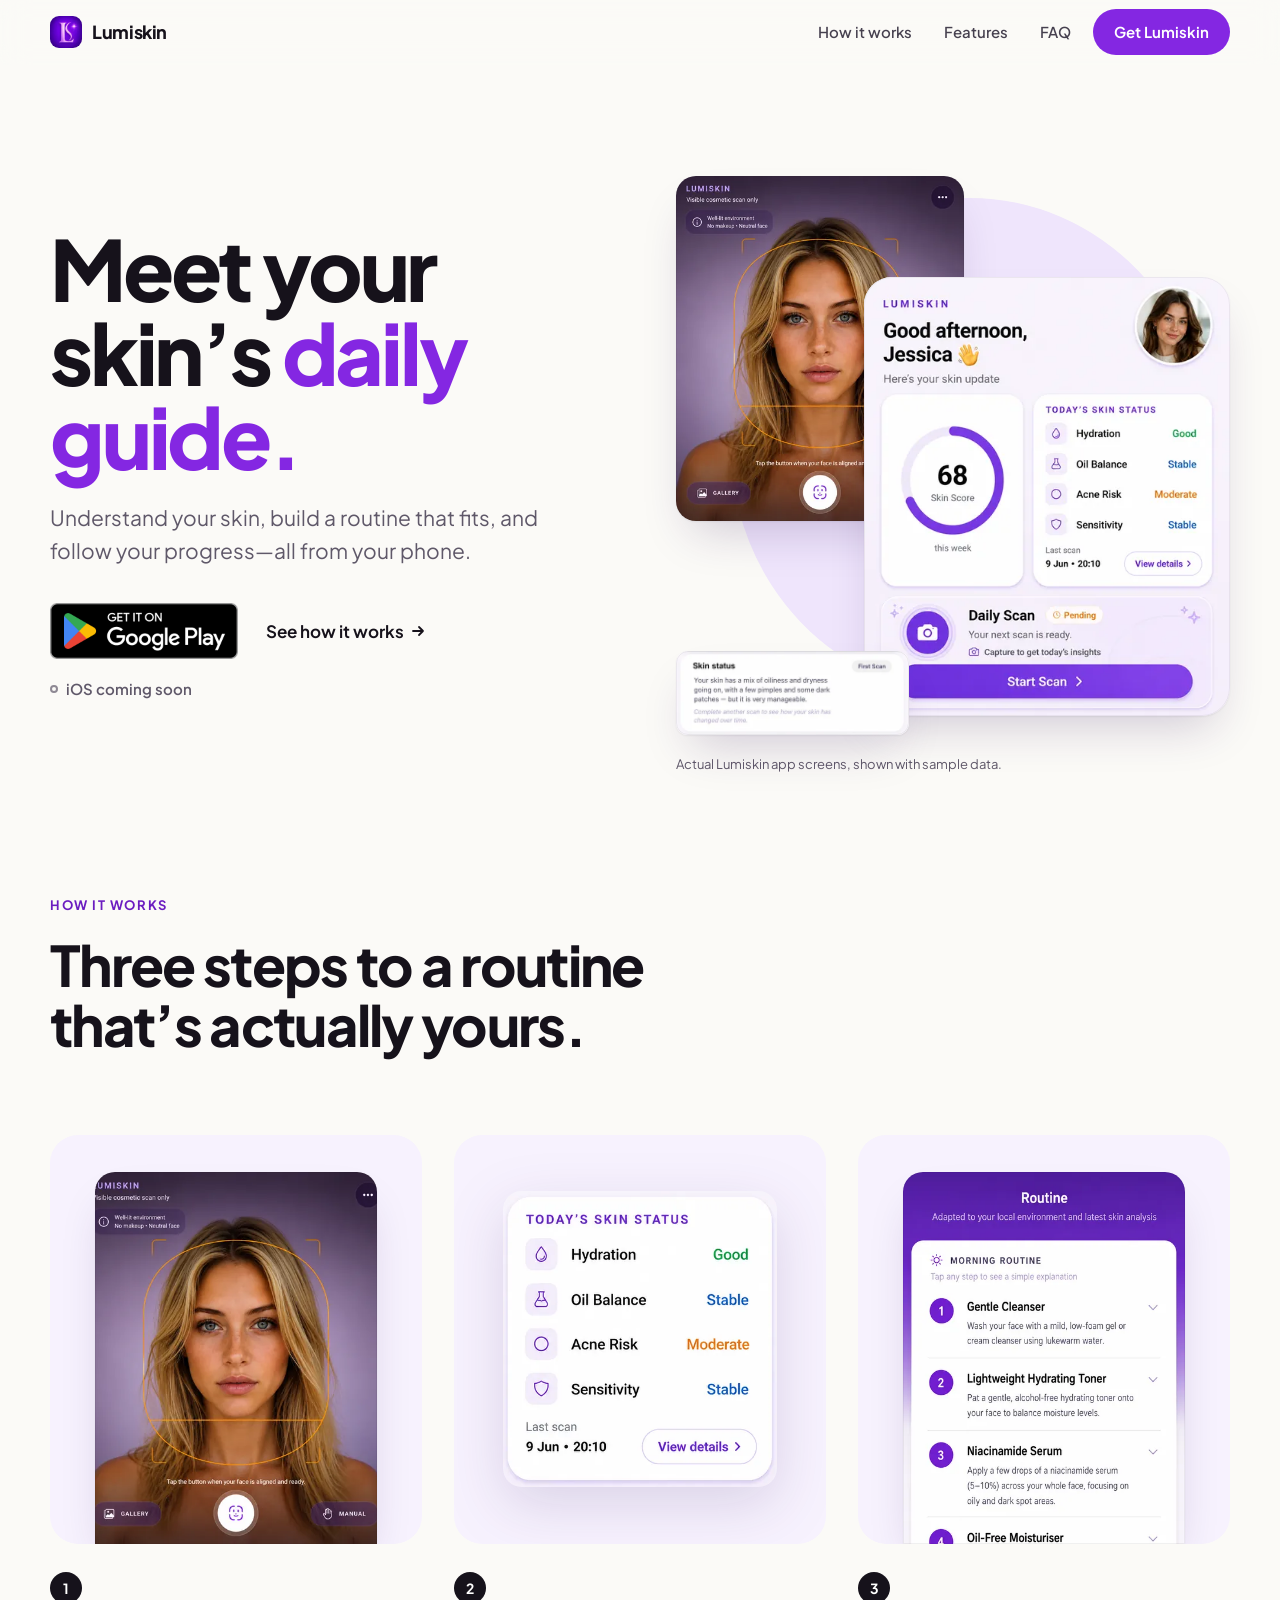
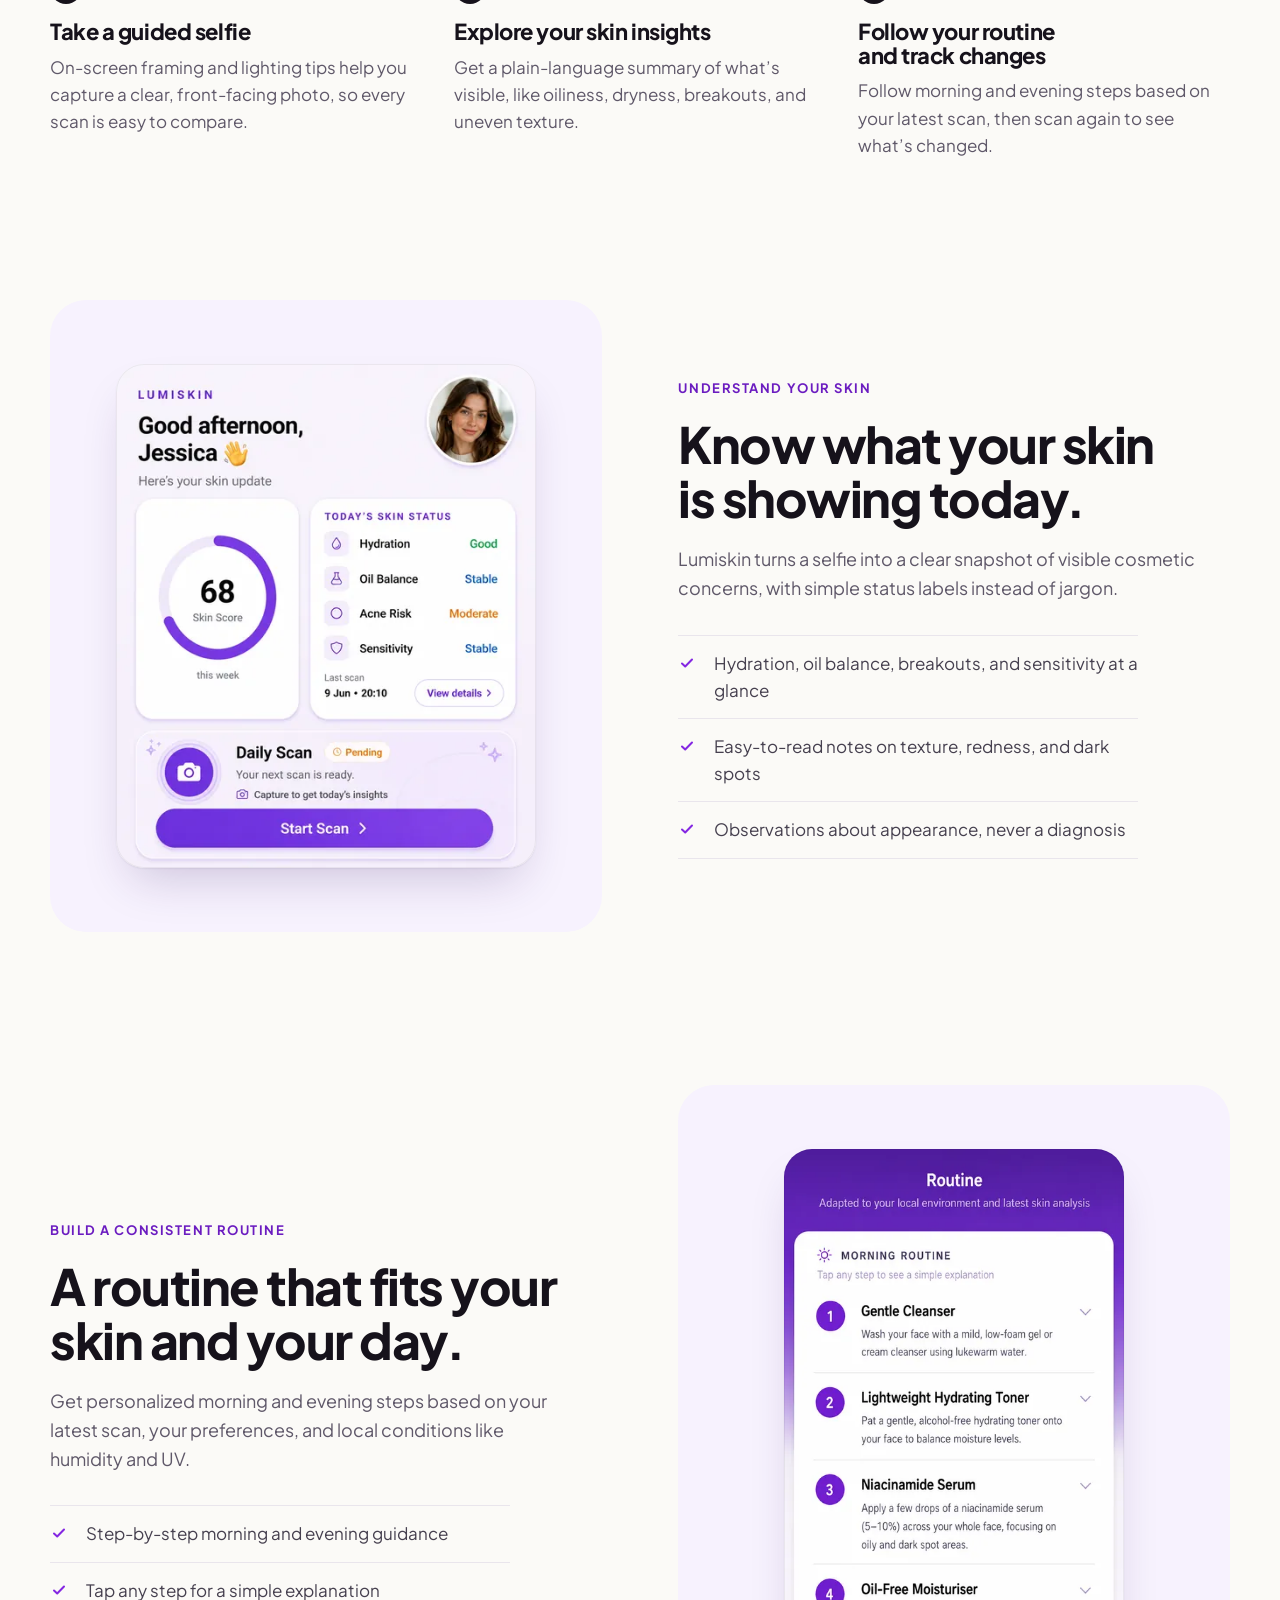
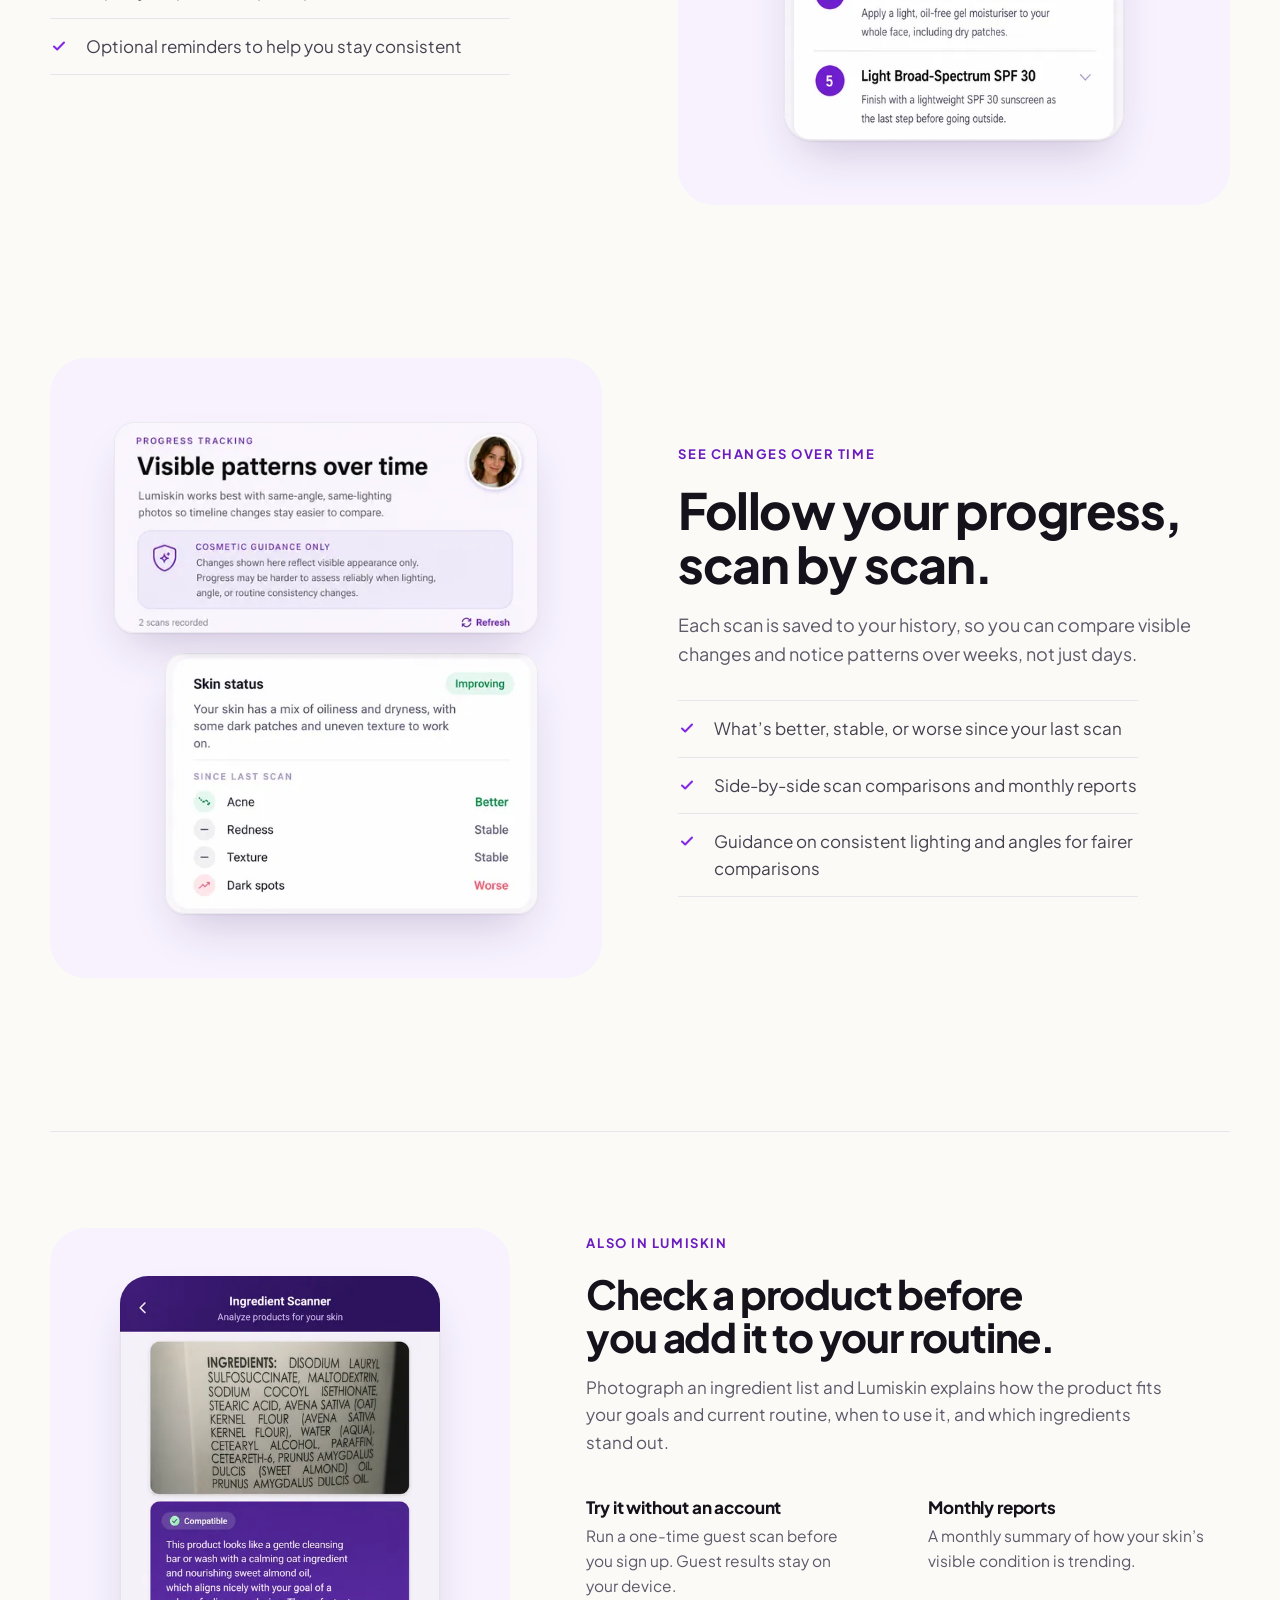
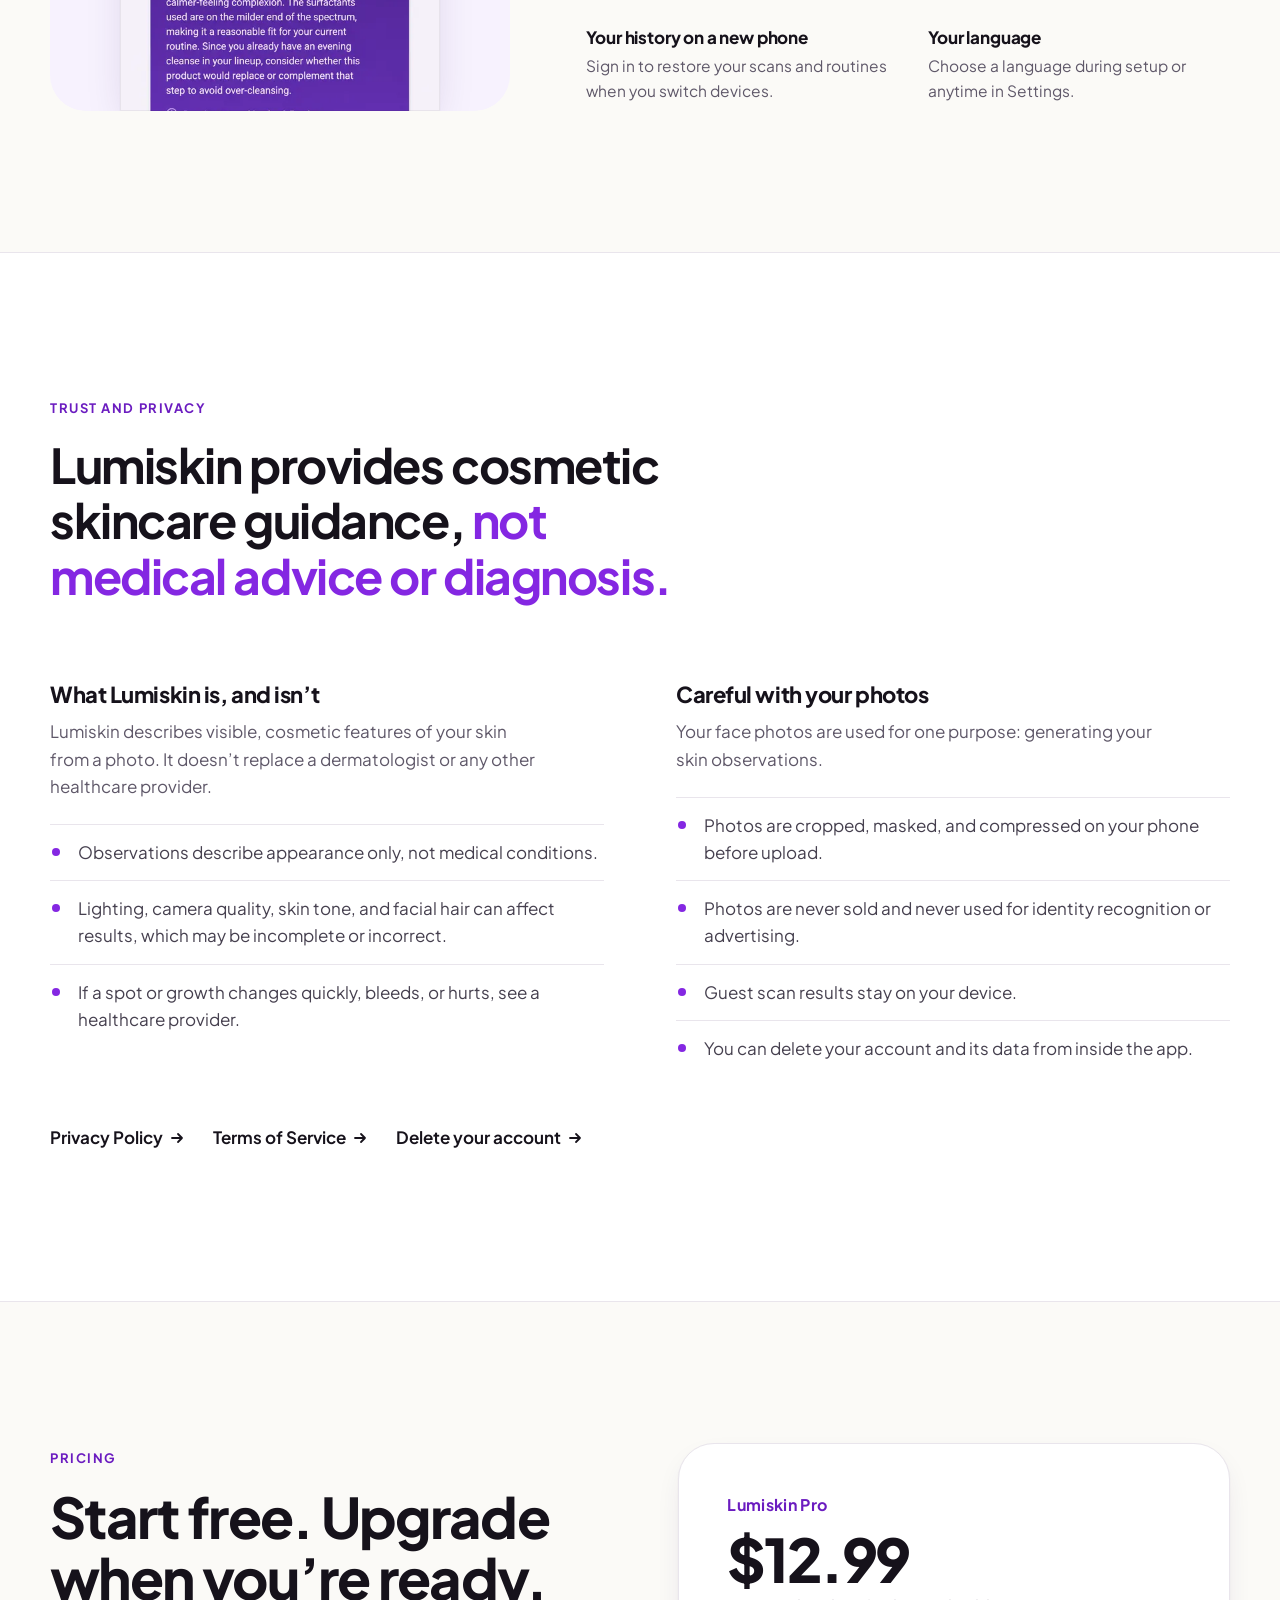
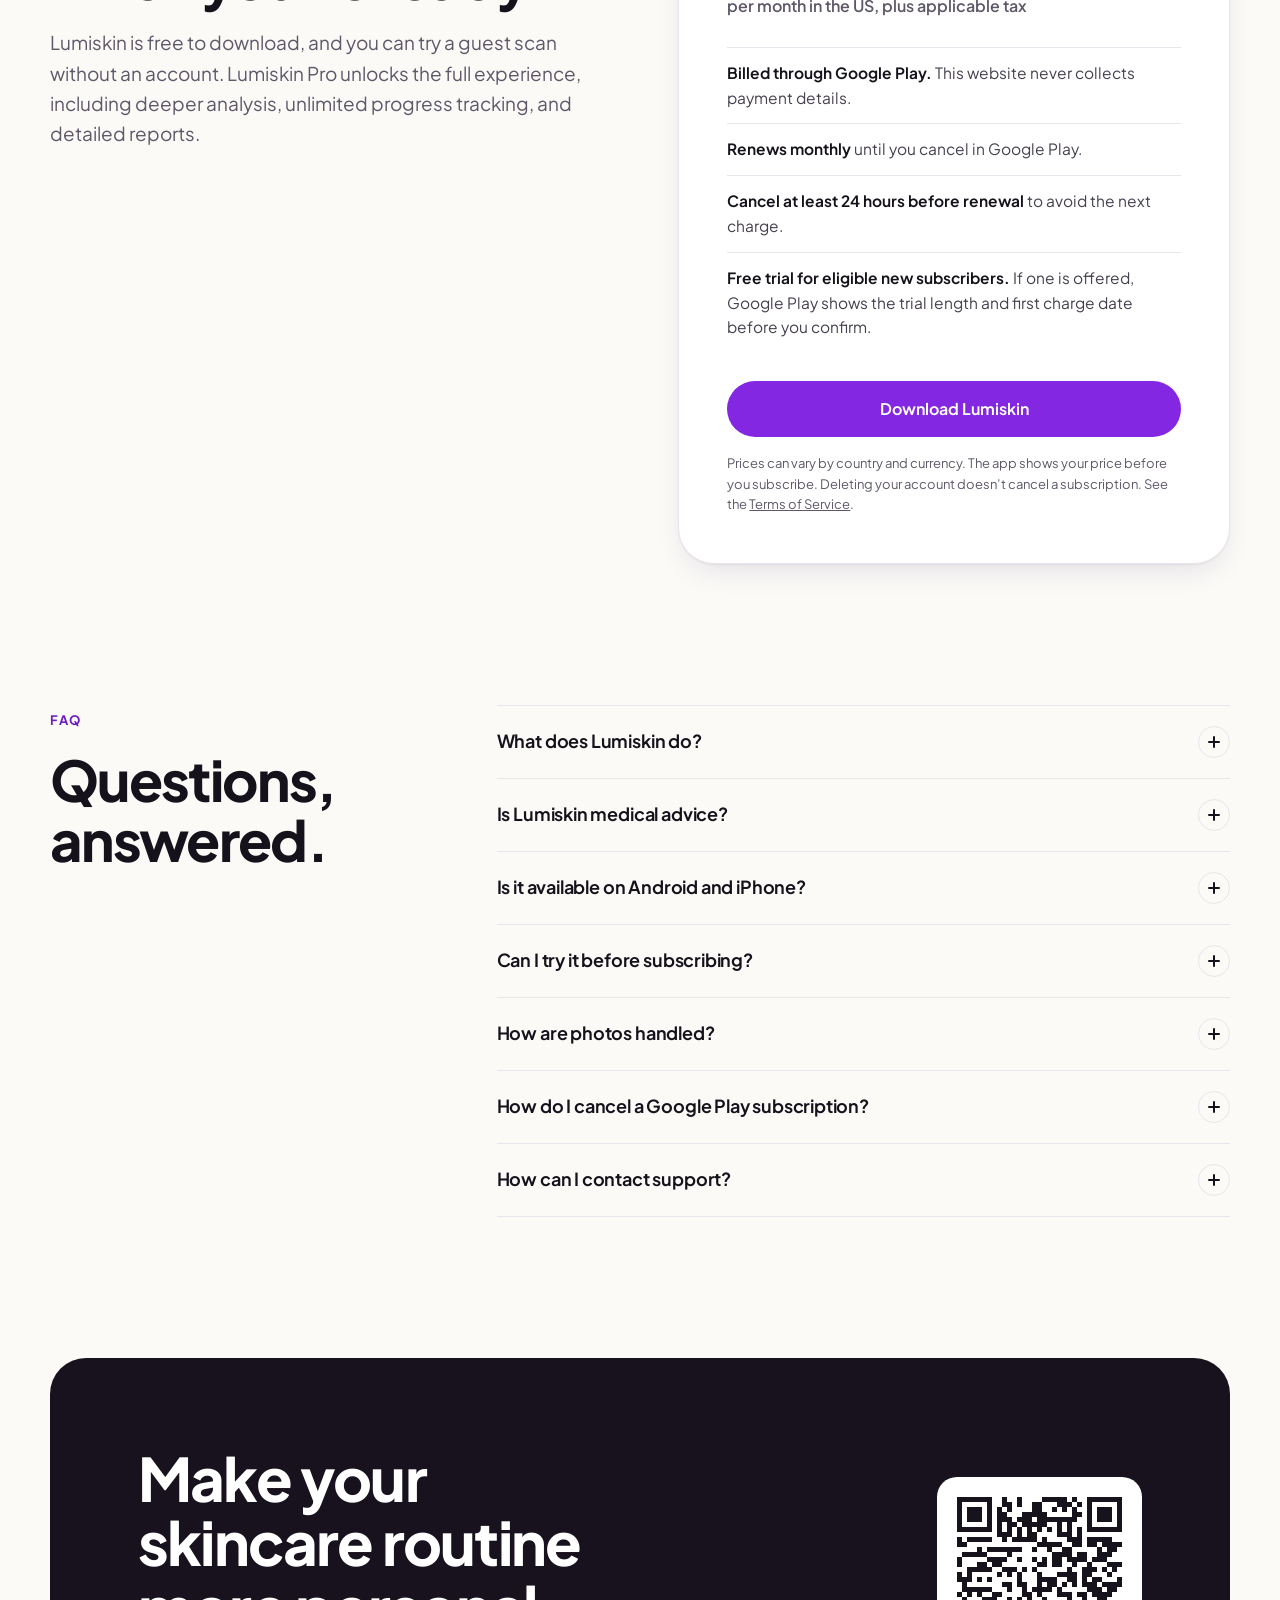
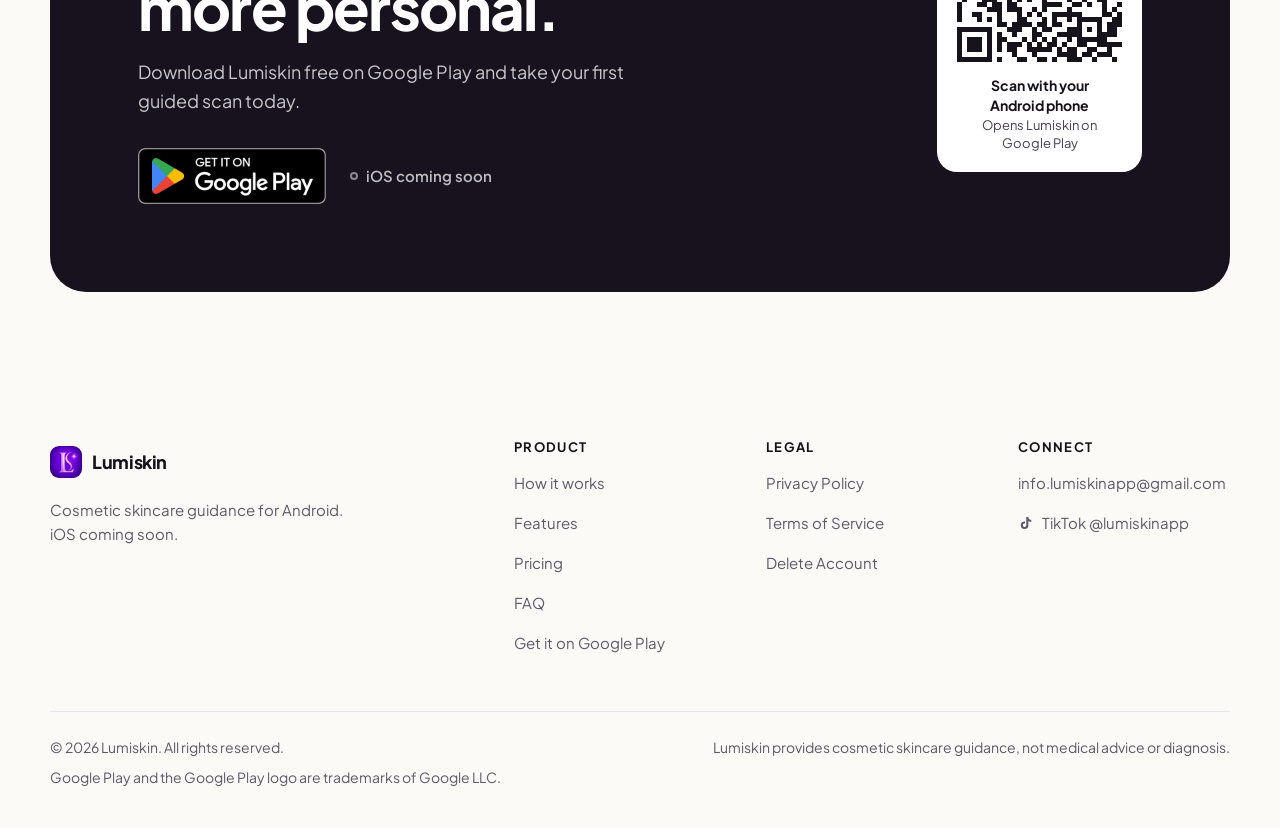
<file: index.html>
<!DOCTYPE html>
<html lang="en">
<head>
  <meta charset="UTF-8" />
  <meta name="viewport" content="width=device-width, initial-scale=1" />
  <meta name="google-site-verification" content="nkVqpsTGhh7K3yfqp919cHRSlK5_XYhaFXjPlI0mFlg" />
  <meta name="google-site-verification" content="google8a4953407d40c451" />
  <meta name="google-site-verification" content="SslOg2Nx-gB8LZupZd6rhtCJTpEH8Xry3HF7loDP4Jc" />
  <meta name="google-site-verification" content="HRQmWSuf-RTHOvkxwRsdNEZqvdgq1q4yqwuCLB3380o" />

  <script>
    // Legal pages used to live inside this file (index.html#privacy, #pp-*, #terms, #tos-*).
    // Send those old deep links to the standalone pages.
    (function () {
      var h = location.hash.slice(1);
      if (!h) return;
      var pp = { introduction: 'introduction', collection: 'information-we-collect', use: 'how-we-use', image: 'image-data',
        guest: 'guest-storage', 'third-party': 'third-party', retention: 'retention', rights: 'rights',
        children: 'children', changes: 'changes', contact: 'contact' };
      var tos = { ip: 'intellectual-property' };
      if (h === 'privacy') location.replace('privacy-policy.html');
      else if (h.indexOf('pp-') === 0) location.replace('privacy-policy.html#' + (pp[h.slice(3)] || ''));
      else if (h === 'terms') location.replace('terms-of-service.html');
      else if (h.indexOf('tos-') === 0) location.replace('terms-of-service.html#' + (tos[h.slice(4)] || h.slice(4)));
    })();
  </script>

  <title>Lumiskin — Your skin’s daily guide | Skincare app for Android</title>
  <meta name="description" content="Take a guided selfie, understand what’s visible on your skin, follow a personalized morning and evening routine, and track changes over time. Get Lumiskin on Google Play. iOS coming soon." />
  <link rel="canonical" href="https://lumiskin.live/" />
  <meta name="theme-color" content="#fbfaf7" />

  <meta property="og:type" content="website" />
  <meta property="og:site_name" content="Lumiskin" />
  <meta property="og:url" content="https://lumiskin.live/" />
  <meta property="og:title" content="Lumiskin — Meet your skin’s daily guide" />
  <meta property="og:description" content="Understand your skin, build a routine that fits, and follow your progress—all from your phone. Available on Google Play. iOS coming soon." />
  <meta property="og:image" content="https://lumiskin.live/assets/img/og-image.png" />
  <meta property="og:image:width" content="1200" />
  <meta property="og:image:height" content="630" />
  <meta property="og:image:alt" content="Lumiskin app screens showing a skin status summary and a morning routine." />
  <meta name="twitter:card" content="summary_large_image" />
  <meta name="twitter:title" content="Lumiskin — Meet your skin’s daily guide" />
  <meta name="twitter:description" content="Understand your skin, build a routine that fits, and follow your progress—all from your phone." />
  <meta name="twitter:image" content="https://lumiskin.live/assets/img/og-image.png" />

  <link rel="icon" type="image/png" sizes="64x64" href="assets/img/icon-64.png" />
  <link rel="icon" type="image/png" sizes="192x192" href="assets/img/icon-192.png" />
  <link rel="apple-touch-icon" href="assets/img/apple-touch-icon.png" />

  <link rel="preload" href="assets/fonts/plus-jakarta-sans-latin-wght-normal.woff2" as="font" type="font/woff2" crossorigin />
  <link rel="stylesheet" href="assets/css/site.css" />

  <script type="application/ld+json">
  {
    "@context": "https://schema.org",
    "@type": "MobileApplication",
    "name": "Lumiskin",
    "url": "https://lumiskin.live/",
    "description": "Cosmetic skincare guidance app: guided selfie scans, visible skin observations, personalized morning and evening routines, and progress tracking.",
    "operatingSystem": "Android",
    "applicationCategory": "LifestyleApplication",
    "installUrl": "https://play.google.com/store/apps/details?id=com.lumiskin.app",
    "image": "https://lumiskin.live/assets/img/icon-512.png",
    "offers": { "@type": "Offer", "price": "0", "priceCurrency": "USD" },
    "sameAs": ["https://www.tiktok.com/@lumiskinapp"]
  }
  </script>

  <script src="assets/js/config.js" defer></script>
  <script src="assets/js/site.js" defer></script>
</head>
<body>
  <a class="skip-link" href="#main">Skip to content</a>

  <!-- ── Header ──────────────────────────────────────────────────────────── -->
  <header class="site-header">
    <div class="container header-inner">
      <a class="brand" href="./" aria-label="Lumiskin home">
        <img src="assets/img/icon-96.webp" width="32" height="32" alt="" />
        <span>Lumiskin</span>
      </a>

      <nav class="nav-actions" aria-label="Main">
        <div class="nav-panel" id="site-menu">
          <ul class="nav-list">
            <li><a class="nav-link" href="#how-it-works">How it works</a></li>
            <li><a class="nav-link" href="#features">Features</a></li>
            <li><a class="nav-link" href="#faq">FAQ</a></li>
          </ul>
          <div class="nav-panel__cta">
            <a class="btn btn--primary btn--lg" href="#download" data-download="menu">Get Lumiskin on Google Play</a>
            <span class="ios-status" data-ios-status>iOS coming soon</span>
          </div>
        </div>
        <a class="btn btn--primary btn--header" href="#download" data-download="nav">Get Lumiskin</a>
        <button class="menu-toggle" type="button" aria-expanded="false" aria-controls="site-menu" aria-label="Open menu">
          <span class="menu-toggle__bars" aria-hidden="true"><span></span><span></span><span></span></span>
        </button>
      </nav>
    </div>
  </header>

  <main id="main">

    <!-- ── Hero ──────────────────────────────────────────────────────────── -->
    <section class="hero" aria-labelledby="hero-title">
      <div class="container hero-grid">
        <div class="hero-copy">
          <h1 class="hero-title" id="hero-title">Meet your skin’s <em>daily guide.</em></h1>
          <p class="hero-lead">Understand your skin, build a routine that fits, and follow your progress—all from your phone.</p>

          <div class="hero-actions">
            <a class="play-badge" href="#download" data-download="hero">
              <img src="assets/img/google-play-badge.png" width="188" height="56" alt="Get it on Google Play" />
            </a>
            <a class="text-link" href="#how-it-works">
              See how it works
              <svg width="16" height="16" viewBox="0 0 16 16" fill="none" aria-hidden="true"><path d="M3 8h10m0 0L9 4m4 4-4 4" stroke="currentColor" stroke-width="1.8" stroke-linecap="round" stroke-linejoin="round"/></svg>
            </a>
          </div>
          <div class="hero-meta">
            <span class="ios-status" data-ios-status>iOS coming soon</span>
          </div>
          <p class="platform-note platform-note--ios">
            <strong>On iPhone?</strong> Lumiskin for iOS is coming soon. The Android app is available now on Google Play.
          </p>
        </div>

        <div class="hero-visual-wrap">
          <div class="hero-visual">
            <div class="screen screen--back">
              <img src="assets/img/scan-480.webp" srcset="assets/img/scan-480.webp 480w, assets/img/scan-960.webp 960w"
                   sizes="(min-width: 960px) 290px, 52vw" width="960" height="1151"
                   alt="Lumiskin’s guided camera with a face-alignment frame and the tip “Well-lit environment. No makeup. Neutral face.”" />
            </div>
            <div class="screen screen--front">
              <img src="assets/img/dashboard-480.webp" srcset="assets/img/dashboard-480.webp 480w, assets/img/dashboard-960.webp 960w"
                   sizes="(min-width: 960px) 370px, 66vw" width="960" height="1151" fetchpriority="high"
                   alt="Lumiskin home screen showing a weekly skin score and today’s skin status for hydration, oil balance, acne risk, and sensitivity." />
            </div>
            <div class="screen screen--tiny">
              <img src="assets/img/skin-status-480.webp" srcset="assets/img/skin-status-480.webp 480w, assets/img/skin-status-960.webp 960w"
                   sizes="(min-width: 960px) 250px, 44vw" width="960" height="349"
                   alt="Skin status card describing a mix of oiliness and dryness in plain language." />
            </div>
          </div>
          <p class="shot-note">Actual Lumiskin app screens, shown with sample data.</p>
        </div>
      </div>
    </section>

    <!-- ── How it works ──────────────────────────────────────────────────── -->
    <section class="section section--flush" id="how-it-works" aria-labelledby="how-title">
      <div class="container">
        <div class="section-head" data-reveal>
          <span class="eyebrow">How it works</span>
          <h2 class="section-title" id="how-title">Three steps to a routine that’s actually yours.</h2>
        </div>

        <ol class="steps">
          <li class="step" data-reveal>
            <div class="step__media step__media--bleed">
              <div class="screen screen--crop-top">
                <img src="assets/img/scan-480.webp" srcset="assets/img/scan-480.webp 480w, assets/img/scan-960.webp 960w"
                     sizes="(min-width: 760px) 30vw, 80vw" width="960" height="1151" loading="lazy" decoding="async"
                     alt="Guided selfie screen with an alignment frame and a capture button." />
              </div>
            </div>
            <span class="step__num" aria-hidden="true">1</span>
            <h3 class="step__title">Take a guided selfie</h3>
            <p class="step__text">On-screen framing and lighting tips help you capture a clear, front-facing photo, so every scan is easy to compare.</p>
          </li>
          <li class="step" data-reveal>
            <div class="step__media">
              <img class="step__card" src="assets/img/today-status-480.webp" srcset="assets/img/today-status-480.webp 480w, assets/img/today-status-580.webp 580w"
                   sizes="(min-width: 760px) 24vw, 70vw" width="580" height="627" loading="lazy" decoding="async"
                   alt="Today’s skin status: hydration good, oil balance stable, acne risk moderate, sensitivity stable." />
            </div>
            <span class="step__num" aria-hidden="true">2</span>
            <h3 class="step__title">Explore your skin insights</h3>
            <p class="step__text">Get a plain-language summary of what’s visible, like oiliness, dryness, breakouts, and uneven texture.</p>
          </li>
          <li class="step" data-reveal>
            <div class="step__media step__media--bleed">
              <div class="screen screen--crop-top">
                <img src="assets/img/routine-480.webp" srcset="assets/img/routine-480.webp 480w, assets/img/routine-960.webp 951w"
                     sizes="(min-width: 760px) 30vw, 80vw" width="951" height="1654" loading="lazy" decoding="async"
                     alt="Morning routine screen listing numbered steps, starting with a gentle cleanser." />
              </div>
            </div>
            <span class="step__num" aria-hidden="true">3</span>
            <h3 class="step__title">Follow your routine and track changes</h3>
            <p class="step__text">Follow morning and evening steps based on your latest scan, then scan again to see what’s changed.</p>
          </li>
        </ol>
      </div>
    </section>

    <!-- ── Feature stories ───────────────────────────────────────────────── -->
    <section class="section section--flush" id="features" aria-labelledby="features-title">
      <div class="container">
        <h2 class="visually-hidden" id="features-title">Features</h2>

        <div class="stories">
          <article class="story" data-reveal>
            <div class="story__media">
              <div class="screen">
                <img src="assets/img/dashboard-480.webp" srcset="assets/img/dashboard-480.webp 480w, assets/img/dashboard-960.webp 960w"
                     sizes="(min-width: 900px) 420px, 84vw" width="960" height="1151" loading="lazy" decoding="async"
                     alt="Today’s skin status: hydration good, oil balance stable, acne risk moderate, sensitivity stable." />
              </div>
            </div>
            <div class="story__copy">
              <span class="eyebrow">Understand your skin</span>
              <h3 class="story__title">Know what your skin is showing today.</h3>
              <p class="story__text">Lumiskin turns a selfie into a clear snapshot of visible cosmetic concerns, with simple status labels instead of jargon.</p>
              <ul class="story__list">
                <li><svg width="18" height="18" viewBox="0 0 18 18" fill="none" aria-hidden="true"><path d="m4 9.5 3.2 3L14 5.5" stroke="currentColor" stroke-width="2" stroke-linecap="round" stroke-linejoin="round"/></svg>Hydration, oil balance, breakouts, and sensitivity at a glance</li>
                <li><svg width="18" height="18" viewBox="0 0 18 18" fill="none" aria-hidden="true"><path d="m4 9.5 3.2 3L14 5.5" stroke="currentColor" stroke-width="2" stroke-linecap="round" stroke-linejoin="round"/></svg>Easy-to-read notes on texture, redness, and dark spots</li>
                <li><svg width="18" height="18" viewBox="0 0 18 18" fill="none" aria-hidden="true"><path d="m4 9.5 3.2 3L14 5.5" stroke="currentColor" stroke-width="2" stroke-linecap="round" stroke-linejoin="round"/></svg>Observations about appearance, never a diagnosis</li>
              </ul>
            </div>
          </article>

          <article class="story story--flip" data-reveal>
            <div class="story__media story__media--tall">
              <div class="screen">
                <img src="assets/img/routine-480.webp" srcset="assets/img/routine-480.webp 480w, assets/img/routine-960.webp 951w"
                     sizes="(min-width: 900px) 340px, 76vw" width="951" height="1654" loading="lazy" decoding="async"
                     alt="Morning routine with five steps: gentle cleanser, hydrating toner, niacinamide serum, oil-free moisturizer, and SPF 30 sunscreen." />
              </div>
            </div>
            <div class="story__copy">
              <span class="eyebrow">Build a consistent routine</span>
              <h3 class="story__title">A routine that fits your skin and your day.</h3>
              <p class="story__text">Get personalized morning and evening steps based on your latest scan, your preferences, and local conditions like humidity and UV.</p>
              <ul class="story__list">
                <li><svg width="18" height="18" viewBox="0 0 18 18" fill="none" aria-hidden="true"><path d="m4 9.5 3.2 3L14 5.5" stroke="currentColor" stroke-width="2" stroke-linecap="round" stroke-linejoin="round"/></svg>Step-by-step morning and evening guidance</li>
                <li><svg width="18" height="18" viewBox="0 0 18 18" fill="none" aria-hidden="true"><path d="m4 9.5 3.2 3L14 5.5" stroke="currentColor" stroke-width="2" stroke-linecap="round" stroke-linejoin="round"/></svg>Tap any step for a simple explanation</li>
                <li><svg width="18" height="18" viewBox="0 0 18 18" fill="none" aria-hidden="true"><path d="m4 9.5 3.2 3L14 5.5" stroke="currentColor" stroke-width="2" stroke-linecap="round" stroke-linejoin="round"/></svg>Optional reminders to help you stay consistent</li>
              </ul>
            </div>
          </article>

          <article class="story" data-reveal>
            <div class="story__media story__media--stack">
              <div class="screen">
                <img src="assets/img/progress-480.webp" srcset="assets/img/progress-480.webp 480w, assets/img/progress-960.webp 960w"
                     sizes="(min-width: 900px) 460px, 84vw" width="960" height="478" loading="lazy" decoding="async"
                     alt="Progress tracking screen titled “Visible patterns over time” with a note that changes reflect visible appearance only." />
              </div>
              <div class="screen">
                <img src="assets/img/since-last-480.webp" srcset="assets/img/since-last-480.webp 480w, assets/img/since-last-960.webp 960w"
                     sizes="(min-width: 900px) 405px, 74vw" width="960" height="669" loading="lazy" decoding="async"
                     alt="Changes since last scan: acne better, redness stable, texture stable, dark spots worse." />
              </div>
            </div>
            <div class="story__copy">
              <span class="eyebrow">See changes over time</span>
              <h3 class="story__title">Follow your progress, scan by scan.</h3>
              <p class="story__text">Each scan is saved to your history, so you can compare visible changes and notice patterns over weeks, not just days.</p>
              <ul class="story__list">
                <li><svg width="18" height="18" viewBox="0 0 18 18" fill="none" aria-hidden="true"><path d="m4 9.5 3.2 3L14 5.5" stroke="currentColor" stroke-width="2" stroke-linecap="round" stroke-linejoin="round"/></svg>What’s better, stable, or worse since your last scan</li>
                <li><svg width="18" height="18" viewBox="0 0 18 18" fill="none" aria-hidden="true"><path d="m4 9.5 3.2 3L14 5.5" stroke="currentColor" stroke-width="2" stroke-linecap="round" stroke-linejoin="round"/></svg>Side-by-side scan comparisons and monthly reports</li>
                <li><svg width="18" height="18" viewBox="0 0 18 18" fill="none" aria-hidden="true"><path d="m4 9.5 3.2 3L14 5.5" stroke="currentColor" stroke-width="2" stroke-linecap="round" stroke-linejoin="round"/></svg>Guidance on consistent lighting and angles for fairer comparisons</li>
              </ul>
            </div>
          </article>
        </div>

        <!-- Secondary features -->
        <div class="extras">
          <div class="extras__media" data-reveal>
            <div class="screen screen--crop-top">
              <img src="assets/img/ingredients-480.webp" srcset="assets/img/ingredients-480.webp 480w, assets/img/ingredients-960.webp 960w"
                   sizes="(min-width: 900px) 320px, 76vw" width="960" height="1634" loading="lazy" decoding="async"
                   alt="Ingredient scanner showing a photographed ingredient list and a summary marked compatible with the user’s routine." />
            </div>
          </div>
          <div class="extras__copy" data-reveal>
            <span class="eyebrow">Also in Lumiskin</span>
            <h3 class="extras__title">Check a product before you add it to your routine.</h3>
            <p class="extras__text">Photograph an ingredient list and Lumiskin explains how the product fits your goals and current routine, when to use it, and which ingredients stand out.</p>
            <ul class="extras__list">
              <li>
                <h3>Try it without an account</h3>
                <p>Run a one-time guest scan before you sign up. Guest results stay on your device.</p>
              </li>
              <li>
                <h3>Monthly reports</h3>
                <p>A monthly summary of how your skin’s visible condition is trending.</p>
              </li>
              <li>
                <h3>Your history on a new phone</h3>
                <p>Sign in to restore your scans and routines when you switch devices.</p>
              </li>
              <li>
                <h3>Your language</h3>
                <p>Choose a language during setup or anytime in Settings.</p>
              </li>
            </ul>
          </div>
        </div>
      </div>
    </section>

    <!-- ── Trust & privacy ───────────────────────────────────────────────── -->
    <section class="section trust" id="trust" aria-labelledby="trust-title">
      <div class="container">
        <span class="eyebrow">Trust and privacy</span>
        <h2 class="trust__statement" id="trust-title" data-reveal>Lumiskin provides cosmetic skincare guidance, <span>not medical advice or diagnosis.</span></h2>

        <div class="trust__grid">
          <div class="trust__col" data-reveal>
            <h3>What Lumiskin is, and isn’t</h3>
            <p>Lumiskin describes visible, cosmetic features of your skin from a photo. It doesn’t replace a dermatologist or any other healthcare provider.</p>
            <ul class="trust__points">
              <li>Observations describe appearance only, not medical conditions.</li>
              <li>Lighting, camera quality, skin tone, and facial hair can affect results, which may be incomplete or incorrect.</li>
              <li>If a spot or growth changes quickly, bleeds, or hurts, see a healthcare provider.</li>
            </ul>
          </div>
          <div class="trust__col" data-reveal>
            <h3>Careful with your photos</h3>
            <p>Your face photos are used for one purpose: generating your skin observations.</p>
            <ul class="trust__points">
              <li>Photos are cropped, masked, and compressed on your phone before upload.</li>
              <li>Photos are never sold and never used for identity recognition or advertising.</li>
              <li>Guest scan results stay on your device.</li>
              <li>You can delete your account and its data from inside the app.</li>
            </ul>
          </div>
        </div>

        <div class="trust__links">
          <a class="text-link" href="privacy-policy.html">Privacy Policy <svg width="16" height="16" viewBox="0 0 16 16" fill="none" aria-hidden="true"><path d="M3 8h10m0 0L9 4m4 4-4 4" stroke="currentColor" stroke-width="1.8" stroke-linecap="round" stroke-linejoin="round"/></svg></a>
          <a class="text-link" href="terms-of-service.html">Terms of Service <svg width="16" height="16" viewBox="0 0 16 16" fill="none" aria-hidden="true"><path d="M3 8h10m0 0L9 4m4 4-4 4" stroke="currentColor" stroke-width="1.8" stroke-linecap="round" stroke-linejoin="round"/></svg></a>
          <a class="text-link" href="delete-account.html">Delete your account <svg width="16" height="16" viewBox="0 0 16 16" fill="none" aria-hidden="true"><path d="M3 8h10m0 0L9 4m4 4-4 4" stroke="currentColor" stroke-width="1.8" stroke-linecap="round" stroke-linejoin="round"/></svg></a>
        </div>
      </div>
    </section>

    <!-- ── Pricing ───────────────────────────────────────────────────────── -->
    <section class="section" id="pricing" aria-labelledby="pricing-title">
      <div class="container pricing-grid">
        <div data-reveal>
          <span class="eyebrow">Pricing</span>
          <h2 class="section-title" id="pricing-title">Start free. Upgrade when you’re ready.</h2>
          <p class="section-lead">Lumiskin is free to download, and you can try a guest scan without an account. Lumiskin Pro unlocks the full experience, including deeper analysis, unlimited progress tracking, and detailed reports.</p>
        </div>

        <div class="plan" data-reveal>
          <p class="plan__name">Lumiskin Pro</p>
          <p class="plan__price">
            <span class="plan__amount">$12.99</span>
            <span class="plan__unit">per month in the US, plus applicable tax</span>
          </p>
          <ul class="plan__terms">
            <li><strong>Billed through Google Play.</strong> This website never collects payment details.</li>
            <li><strong>Renews monthly</strong> until you cancel in Google Play.</li>
            <li><strong>Cancel at least 24 hours before renewal</strong> to avoid the next charge.</li>
            <li><strong>Free trial for eligible new subscribers.</strong> If one is offered, Google Play shows the trial length and first charge date before you confirm.</li>
          </ul>
          <a class="btn btn--primary btn--lg" href="#download" data-download="pricing">Download Lumiskin</a>
          <p class="plan__fine">Prices can vary by country and currency. The app shows your price before you subscribe. Deleting your account doesn’t cancel a subscription. See the <a href="terms-of-service.html">Terms of Service</a>.</p>
        </div>
      </div>
    </section>

    <!-- ── FAQ ───────────────────────────────────────────────────────────── -->
    <section class="section section--flush" id="faq" aria-labelledby="faq-title">
      <div class="container faq-grid">
        <div class="section-head section-head--flush">
          <span class="eyebrow">FAQ</span>
          <h2 class="section-title" id="faq-title">Questions, answered.</h2>
        </div>

        <div class="faq-list">
          <details class="faq-item">
            <summary>What does Lumiskin do?<span class="faq-icon" aria-hidden="true"></span></summary>
            <div class="faq-answer">
              <p>Lumiskin is a skincare app for Android. You take a guided selfie, and Lumiskin describes what’s visible on your skin, such as hydration, oiliness, breakouts, texture, and dark spots. It then suggests a morning and evening routine and helps you compare scans over time. It also includes an ingredient scanner for checking products.</p>
            </div>
          </details>
          <details class="faq-item">
            <summary>Is Lumiskin medical advice?<span class="faq-icon" aria-hidden="true"></span></summary>
            <div class="faq-answer">
              <p>No. Lumiskin provides cosmetic skincare guidance, not medical advice or diagnosis, and it doesn’t replace a dermatologist. Results are based on how your skin looks in a photo and can be affected by lighting, camera quality, skin tone, facial hair, and other factors.</p>
              <p>If you have a skin concern, especially a spot or growth that changes quickly, bleeds, or hurts, see a qualified healthcare provider.</p>
            </div>
          </details>
          <details class="faq-item">
            <summary>Is it available on Android and iPhone?<span class="faq-icon" aria-hidden="true"></span></summary>
            <div class="faq-answer">
              <p>Lumiskin is available for Android on <a href="#download" data-download="faq">Google Play</a>. iOS is coming soon. There’s no iPhone version available yet.</p>
            </div>
          </details>
          <details class="faq-item">
            <summary>Can I try it before subscribing?<span class="faq-icon" aria-hidden="true"></span></summary>
            <div class="faq-answer">
              <p>Yes. Lumiskin is free to download, and you can run a one-time guest scan without creating an account. Guest results stay on your device.</p>
              <p>Eligible first-time subscribers may also be offered a free trial of Lumiskin Pro. If a trial is available to you, Google Play shows its length and the date your paid subscription starts before you confirm.</p>
            </div>
          </details>
          <details class="faq-item">
            <summary>How are photos handled?<span class="faq-icon" aria-hidden="true"></span></summary>
            <div class="faq-answer">
              <p>Your photos are used only to generate your skin observations. Before a photo leaves your phone, Lumiskin crops it to your face, applies a mask, and compresses it. It’s then processed by our cloud image-hosting and AI analysis providers.</p>
              <p>Lumiskin doesn’t sell your photos or use them for identity recognition or advertising. Guest scan results stay on your device. For full details, including how long images are kept, read the <a href="privacy-policy.html">Privacy Policy</a>.</p>
            </div>
          </details>
          <details class="faq-item">
            <summary>How do I cancel a Google Play subscription?<span class="faq-icon" aria-hidden="true"></span></summary>
            <div class="faq-answer">
              <ol>
                <li>Open the Google Play Store app.</li>
                <li>Tap your profile icon, then <strong>Payments &amp; subscriptions</strong> → <strong>Subscriptions</strong>.</li>
                <li>Select <strong>Lumiskin</strong> and tap <strong>Cancel subscription</strong>.</li>
              </ol>
              <p>Cancel at least 24 hours before your renewal date to avoid the next charge. You keep Pro access until the end of your current billing period. Deleting your Lumiskin account doesn’t cancel your subscription, so cancel it in Google Play first. Refunds are handled by Google Play.</p>
            </div>
          </details>
          <details class="faq-item">
            <summary>How can I contact support?<span class="faq-icon" aria-hidden="true"></span></summary>
            <div class="faq-answer">
              <p>Email us at <a href="mailto:info.lumiskinapp@gmail.com">info.lumiskinapp@gmail.com</a>. If you want to delete your account, the <a href="delete-account.html">account deletion page</a> walks you through it.</p>
            </div>
          </details>
        </div>
      </div>
    </section>

    <!-- ── Final CTA ─────────────────────────────────────────────────────── -->
    <section class="final-cta" id="download" aria-labelledby="download-title">
      <div class="container">
        <div class="final-cta__panel" data-reveal>
          <div>
            <h2 class="final-cta__title" id="download-title">Make your skincare routine more personal.</h2>
            <p class="final-cta__text">Download Lumiskin free on Google Play and take your first guided scan today.</p>
            <div class="final-cta__actions">
              <a class="play-badge" href="#download" data-download="final-cta">
                <img src="assets/img/google-play-badge.png" width="188" height="56" alt="Get it on Google Play" loading="lazy" />
              </a>
              <span class="ios-status" data-ios-status>iOS coming soon</span>
            </div>
            <noscript>
              <p class="noscript-link"><a href="https://play.google.com/store/apps/details?id=com.lumiskin.app">Open Lumiskin on Google Play</a></p>
            </noscript>
            <p class="platform-note platform-note--ios">
              <strong>On iPhone?</strong> Lumiskin for iOS is coming soon. The Android app is available now on Google Play.
            </p>
          </div>
          <div class="qr-card">
            <img src="assets/img/qr-google-play.svg" width="165" height="165" loading="lazy"
                 alt="QR code that opens Lumiskin on Google Play" />
            <p><strong>Scan with your Android phone</strong>Opens Lumiskin on Google Play</p>
          </div>
        </div>
      </div>
    </section>
  </main>

  <!-- ── Footer ──────────────────────────────────────────────────────────── -->
  <footer class="site-footer">
    <div class="container">
      <div class="footer-top">
        <div class="footer-brand">
          <a class="brand" href="./">
            <img src="assets/img/icon-96.webp" width="32" height="32" alt="" loading="lazy" />
            <span>Lumiskin</span>
          </a>
          <p>Cosmetic skincare guidance for Android. iOS&nbsp;coming&nbsp;soon.</p>
        </div>
        <nav class="footer-col" aria-label="Product">
          <h2>Product</h2>
          <ul>
            <li><a href="#how-it-works">How it works</a></li>
            <li><a href="#features">Features</a></li>
            <li><a href="#pricing">Pricing</a></li>
            <li><a href="#faq">FAQ</a></li>
            <li><a href="#download" data-download="footer">Get it on Google Play</a></li>
          </ul>
        </nav>
        <nav class="footer-col" aria-label="Legal">
          <h2>Legal</h2>
          <ul>
            <li><a href="privacy-policy.html">Privacy Policy</a></li>
            <li><a href="terms-of-service.html">Terms of Service</a></li>
            <li><a href="delete-account.html">Delete Account</a></li>
          </ul>
        </nav>
        <div class="footer-col">
          <h2>Connect</h2>
          <ul>
            <li><a href="mailto:info.lumiskinapp@gmail.com">info.lumiskinapp@gmail.com</a></li>
            <li>
              <a class="social-link" href="https://www.tiktok.com/@lumiskinapp" target="_blank" rel="me noopener">
                <svg width="16" height="16" viewBox="0 0 24 24" fill="currentColor" aria-hidden="true"><path d="M16.6 5.82A4.28 4.28 0 0 1 15.54 3h-3.09v12.4a2.59 2.59 0 0 1-2.59 2.5 2.59 2.59 0 0 1-2.59-2.59 2.59 2.59 0 0 1 3.37-2.47V9.68a5.68 5.68 0 0 0-.78-.05 5.69 5.69 0 0 0-5.69 5.69A5.69 5.69 0 0 0 9.86 21a5.69 5.69 0 0 0 5.68-5.68V9.01a7.35 7.35 0 0 0 4.3 1.38V7.3a4.3 4.3 0 0 1-3.24-1.48z"/></svg>
                TikTok @lumiskinapp<span class="visually-hidden"> (opens in a new tab)</span>
              </a>
            </li>
          </ul>
        </div>
      </div>
      <div class="footer-bottom">
        <p>© <span id="year">2026</span> Lumiskin. All rights reserved.</p>
        <p>Lumiskin provides cosmetic skincare guidance, not medical advice or diagnosis.</p>
        <p>Google Play and the Google Play logo are trademarks of Google LLC.</p>
      </div>
    </div>
  </footer>
</body>
</html>
</file>
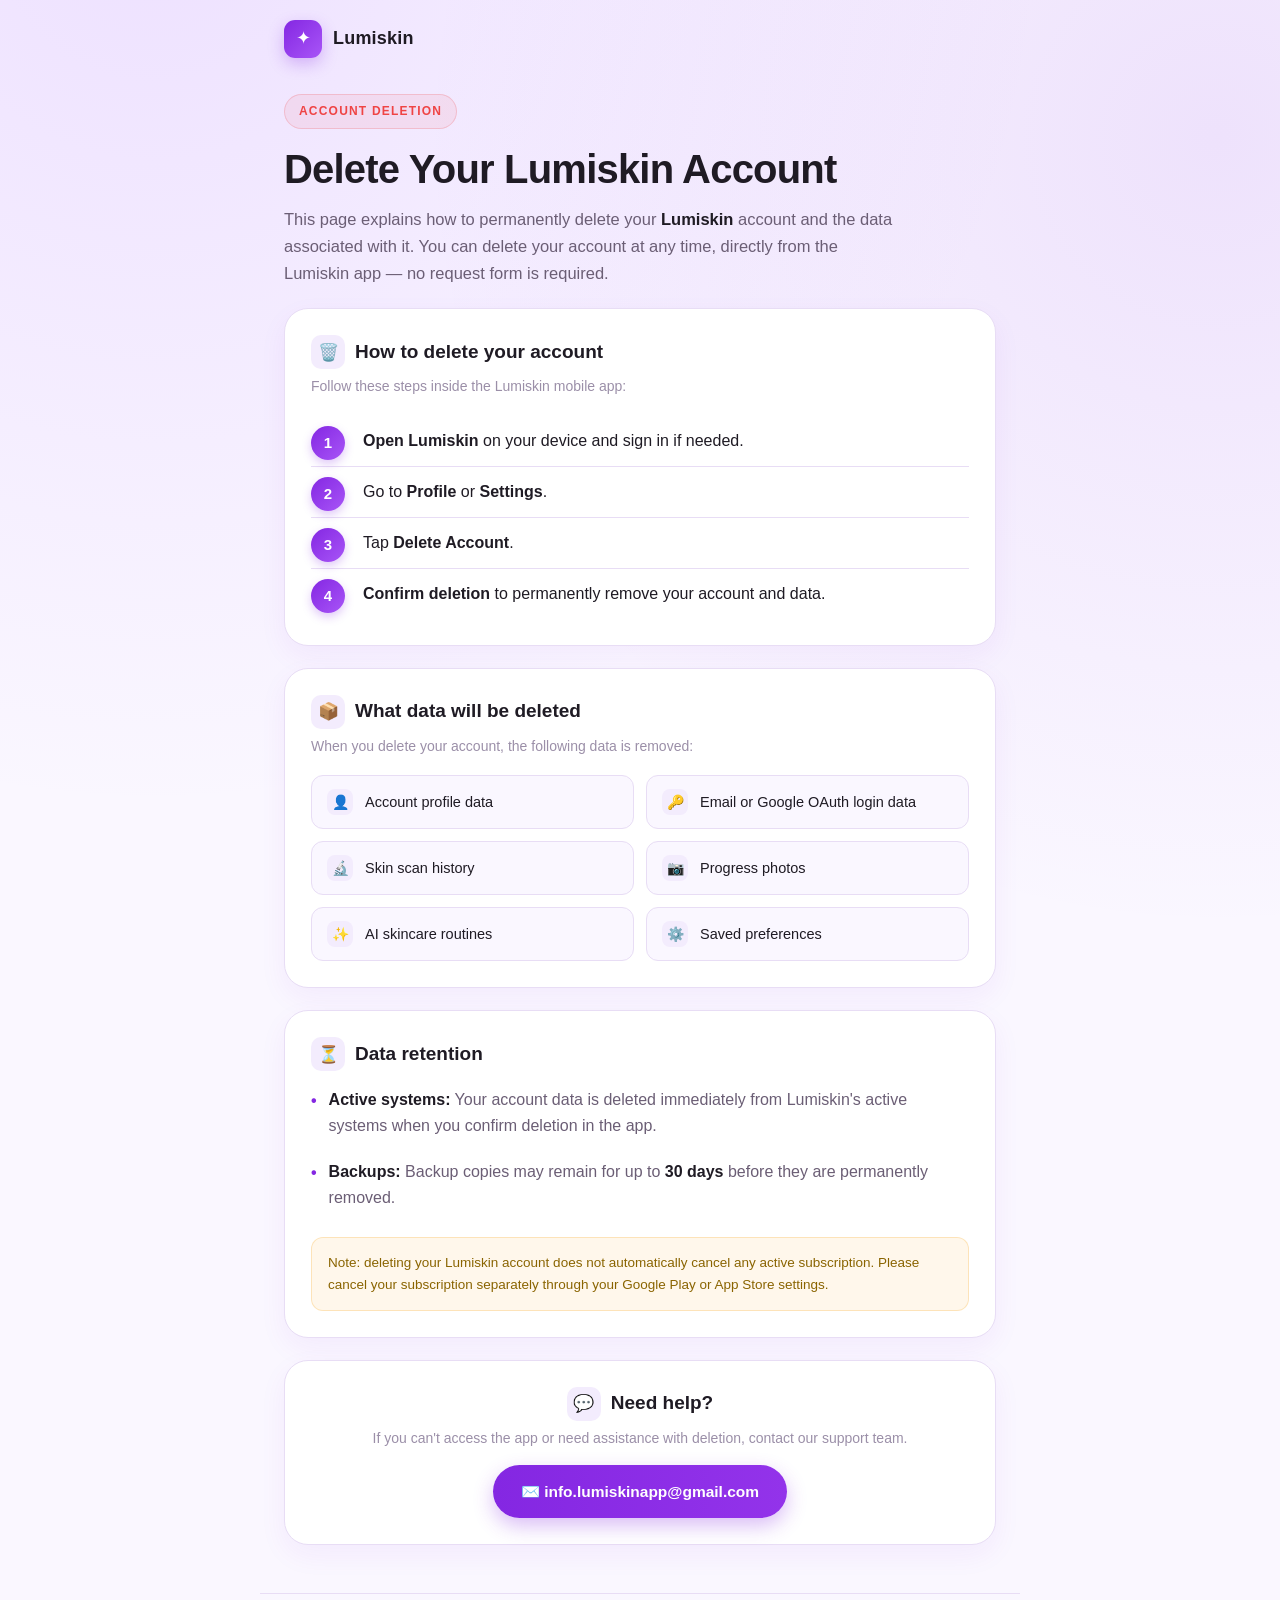
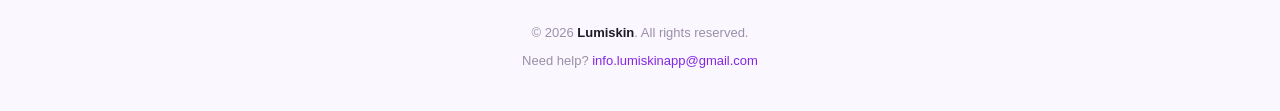
<file: delete-account.html>
<!DOCTYPE html>
<html lang="en">
<head>
  <meta charset="UTF-8" />
  <meta name="viewport" content="width=device-width, initial-scale=1.0" />

  <!-- ── SEO ── -->
  <title>Delete Your Lumiskin Account — Account &amp; Data Deletion</title>
  <meta name="description" content="Learn how to delete your Lumiskin account and what data is removed. Delete your account directly in the Lumiskin app under Profile or Settings, or email info.lumiskinapp@gmail.com for help." />
  <meta name="robots" content="index, follow" />
  <meta property="og:title" content="Delete Your Lumiskin Account" />
  <meta property="og:description" content="How to delete your Lumiskin account and which data is removed. Manage account deletion from the Lumiskin app or contact support." />
  <meta property="og:type" content="website" />
  <link rel="canonical" href="https://sathsarawj.github.io/lumiskin-site/delete-account" />

  <style>
    *, *::before, *::after { box-sizing: border-box; margin: 0; padding: 0; }

    :root {
      --purple:      #8427e2;
      --purple-dark: #5b1fa0;
      --purple-deep: #18055a;
      --purple-soft: #f3ecfd;
      --purple-mid:  #ede8f9;
      --green:       #22c55e;
      --amber:       #f59e0b;
      --red:         #ef4444;
      --ink:         #1f1b24;
      --sage:        #6b5e75;
      --muted:       #9b8fa8;
      --border:      #e8ddf5;
      --bg:          #faf7ff;
      --white:       #ffffff;
      --radius-sm:   12px;
      --radius-md:   18px;
      --radius-lg:   24px;
    }

    html { scroll-behavior: smooth; }

    body {
      font-family: -apple-system, BlinkMacSystemFont, "Segoe UI", Roboto, "Helvetica Neue", Arial, sans-serif;
      background:
        radial-gradient(circle at 12% -5%, rgba(181,124,255,.18) 0%, transparent 42%),
        radial-gradient(circle at 95% 8%, rgba(132,39,226,.10) 0%, transparent 40%),
        var(--bg);
      color: var(--ink);
      line-height: 1.62;
      font-size: 16px;
      -webkit-font-smoothing: antialiased;
      min-height: 100vh;
    }

    /* ── Top bar ── */
    header {
      display: flex;
      align-items: center;
      gap: 11px;
      padding: 20px 24px;
      max-width: 760px;
      margin: 0 auto;
    }
    .logo-icon {
      width: 38px; height: 38px; border-radius: 11px;
      background: linear-gradient(135deg, var(--purple), #a855f7);
      display: flex; align-items: center; justify-content: center;
      font-size: 18px; color: #fff;
      box-shadow: 0 6px 16px rgba(132,39,226,.28);
    }
    .logo-text { font-size: 18px; font-weight: 700; color: var(--ink); letter-spacing: .2px; }

    /* ── Layout ── */
    main {
      max-width: 760px;
      margin: 0 auto;
      padding: 16px 24px 48px;
    }

    .badge {
      display: inline-flex; align-items: center; gap: 8px;
      background: rgba(239,68,68,.08);
      border: 1px solid rgba(239,68,68,.20);
      color: var(--red);
      font-size: 12px; font-weight: 700; letter-spacing: 1.2px; text-transform: uppercase;
      border-radius: 20px; padding: 7px 14px;
      margin-bottom: 18px;
    }

    h1 {
      font-size: clamp(28px, 6vw, 40px);
      font-weight: 800;
      letter-spacing: -.02em;
      line-height: 1.12;
      margin-bottom: 14px;
    }

    .lead {
      font-size: 16.5px;
      color: var(--sage);
      max-width: 620px;
      margin-bottom: 8px;
    }
    .lead strong { color: var(--ink); font-weight: 700; }

    /* ── Cards ── */
    .card {
      background: var(--white);
      border: 1px solid var(--border);
      border-radius: var(--radius-lg);
      padding: 26px;
      margin-top: 22px;
      box-shadow: 0 10px 28px rgba(132,39,226,.06);
    }

    .card h2 {
      font-size: 19px;
      font-weight: 700;
      margin-bottom: 6px;
      display: flex; align-items: center; gap: 10px;
    }
    .card h2 .ico {
      width: 34px; height: 34px; border-radius: 10px;
      background: var(--purple-soft);
      display: inline-flex; align-items: center; justify-content: center;
      font-size: 17px; flex-shrink: 0;
    }
    .card .card-sub { color: var(--muted); font-size: 14px; margin-bottom: 18px; }

    /* ── Steps ── */
    ol.steps { list-style: none; counter-reset: step; }
    ol.steps li {
      counter-increment: step;
      position: relative;
      padding: 12px 0 12px 52px;
      border-bottom: 1px solid var(--border);
    }
    ol.steps li:last-child { border-bottom: none; }
    ol.steps li::before {
      content: counter(step);
      position: absolute; left: 0; top: 10px;
      width: 34px; height: 34px; border-radius: 50%;
      background: linear-gradient(135deg, var(--purple), #a855f7);
      color: #fff; font-weight: 700; font-size: 15px;
      display: flex; align-items: center; justify-content: center;
      box-shadow: 0 4px 10px rgba(132,39,226,.25);
    }
    ol.steps li b { font-weight: 600; }

    /* ── Data list ── */
    ul.data { list-style: none; display: grid; gap: 12px; }
    @media (min-width: 560px) { ul.data { grid-template-columns: 1fr 1fr; } }
    ul.data li {
      display: flex; align-items: center; gap: 12px;
      background: var(--bg);
      border: 1px solid var(--border);
      border-radius: var(--radius-sm);
      padding: 13px 15px;
      font-size: 14.5px; font-weight: 500;
    }
    ul.data li .dot {
      width: 26px; height: 26px; border-radius: 8px;
      background: var(--purple-soft);
      display: inline-flex; align-items: center; justify-content: center;
      font-size: 14px; flex-shrink: 0;
    }

    /* ── Retention ── */
    .retention li {
      display: flex; gap: 12px; align-items: flex-start;
      padding: 10px 0;
    }
    .retention li .mark {
      color: var(--purple); font-weight: 800; flex-shrink: 0; margin-top: 1px;
    }
    .retention li span { color: var(--sage); }
    .retention li b { color: var(--ink); }

    .note {
      margin-top: 16px;
      background: rgba(245,158,11,.08);
      border: 1px solid rgba(245,158,11,.22);
      border-radius: var(--radius-sm);
      padding: 14px 16px;
      font-size: 13.5px; color: #8a6400;
    }

    /* ── Help ── */
    .help-card { text-align: center; }
    .help-card a.mail {
      display: inline-flex; align-items: center; gap: 9px;
      margin-top: 16px;
      background: linear-gradient(90deg, var(--purple), #9333ea);
      color: #fff; text-decoration: none;
      font-weight: 700; font-size: 15.5px;
      padding: 14px 28px; border-radius: 28px;
      box-shadow: 0 8px 20px rgba(132,39,226,.30);
      transition: transform .15s, box-shadow .15s;
    }
    .help-card a.mail:hover { transform: translateY(-2px); box-shadow: 0 12px 26px rgba(132,39,226,.38); }

    /* ── Footer ── */
    footer {
      max-width: 760px;
      margin: 0 auto;
      padding: 28px 24px 40px;
      border-top: 1px solid var(--border);
      text-align: center;
      color: var(--muted);
      font-size: 13px;
    }
    footer .brand { color: var(--ink); font-weight: 700; }
    footer a { color: var(--purple); text-decoration: none; }
  </style>
</head>
<body>

  <header>
    <div class="logo-icon">✦</div>
    <span class="logo-text">Lumiskin</span>
  </header>

  <main>
    <span class="badge">Account Deletion</span>
    <h1>Delete Your Lumiskin Account</h1>
    <p class="lead">
      This page explains how to permanently delete your <strong>Lumiskin</strong> account and
      the data associated with it. You can delete your account at any time, directly from the
      Lumiskin app — no request form is required.
    </p>

    <!-- How to delete -->
    <section class="card">
      <h2><span class="ico">🗑️</span> How to delete your account</h2>
      <p class="card-sub">Follow these steps inside the Lumiskin mobile app:</p>
      <ol class="steps">
        <li><b>Open Lumiskin</b> on your device and sign in if needed.</li>
        <li>Go to <b>Profile</b> or <b>Settings</b>.</li>
        <li>Tap <b>Delete Account</b>.</li>
        <li><b>Confirm deletion</b> to permanently remove your account and data.</li>
      </ol>
    </section>

    <!-- What gets deleted -->
    <section class="card">
      <h2><span class="ico">📦</span> What data will be deleted</h2>
      <p class="card-sub">When you delete your account, the following data is removed:</p>
      <ul class="data">
        <li><span class="dot">👤</span> Account profile data</li>
        <li><span class="dot">🔑</span> Email or Google OAuth login data</li>
        <li><span class="dot">🔬</span> Skin scan history</li>
        <li><span class="dot">📷</span> Progress photos</li>
        <li><span class="dot">✨</span> AI skincare routines</li>
        <li><span class="dot">⚙️</span> Saved preferences</li>
      </ul>
    </section>

    <!-- Data retention -->
    <section class="card">
      <h2><span class="ico">⏳</span> Data retention</h2>
      <ul class="retention">
        <li>
          <span class="mark">•</span>
          <span><b>Active systems:</b> Your account data is deleted immediately from Lumiskin's
          active systems when you confirm deletion in the app.</span>
        </li>
        <li>
          <span class="mark">•</span>
          <span><b>Backups:</b> Backup copies may remain for up to <b>30 days</b> before they are
          permanently removed.</span>
        </li>
      </ul>
      <div class="note">
        Note: deleting your Lumiskin account does not automatically cancel any active subscription.
        Please cancel your subscription separately through your Google Play or App Store settings.
      </div>
    </section>

    <!-- Help -->
    <section class="card help-card">
      <h2 style="justify-content:center;"><span class="ico">💬</span> Need help?</h2>
      <p class="card-sub" style="margin-bottom:0;">
        If you can't access the app or need assistance with deletion, contact our support team.
      </p>
      <a class="mail" href="mailto:info.lumiskinapp@gmail.com">✉️ info.lumiskinapp@gmail.com</a>
    </section>
  </main>

  <footer>
    <p>© <span id="year">2026</span> <span class="brand">Lumiskin</span>. All rights reserved.</p>
    <p style="margin-top:6px;">
      Need help? <a href="mailto:info.lumiskinapp@gmail.com">info.lumiskinapp@gmail.com</a>
    </p>
  </footer>

  <script>
    document.getElementById("year").textContent = new Date().getFullYear();
  </script>
</body>
</html>
</file>
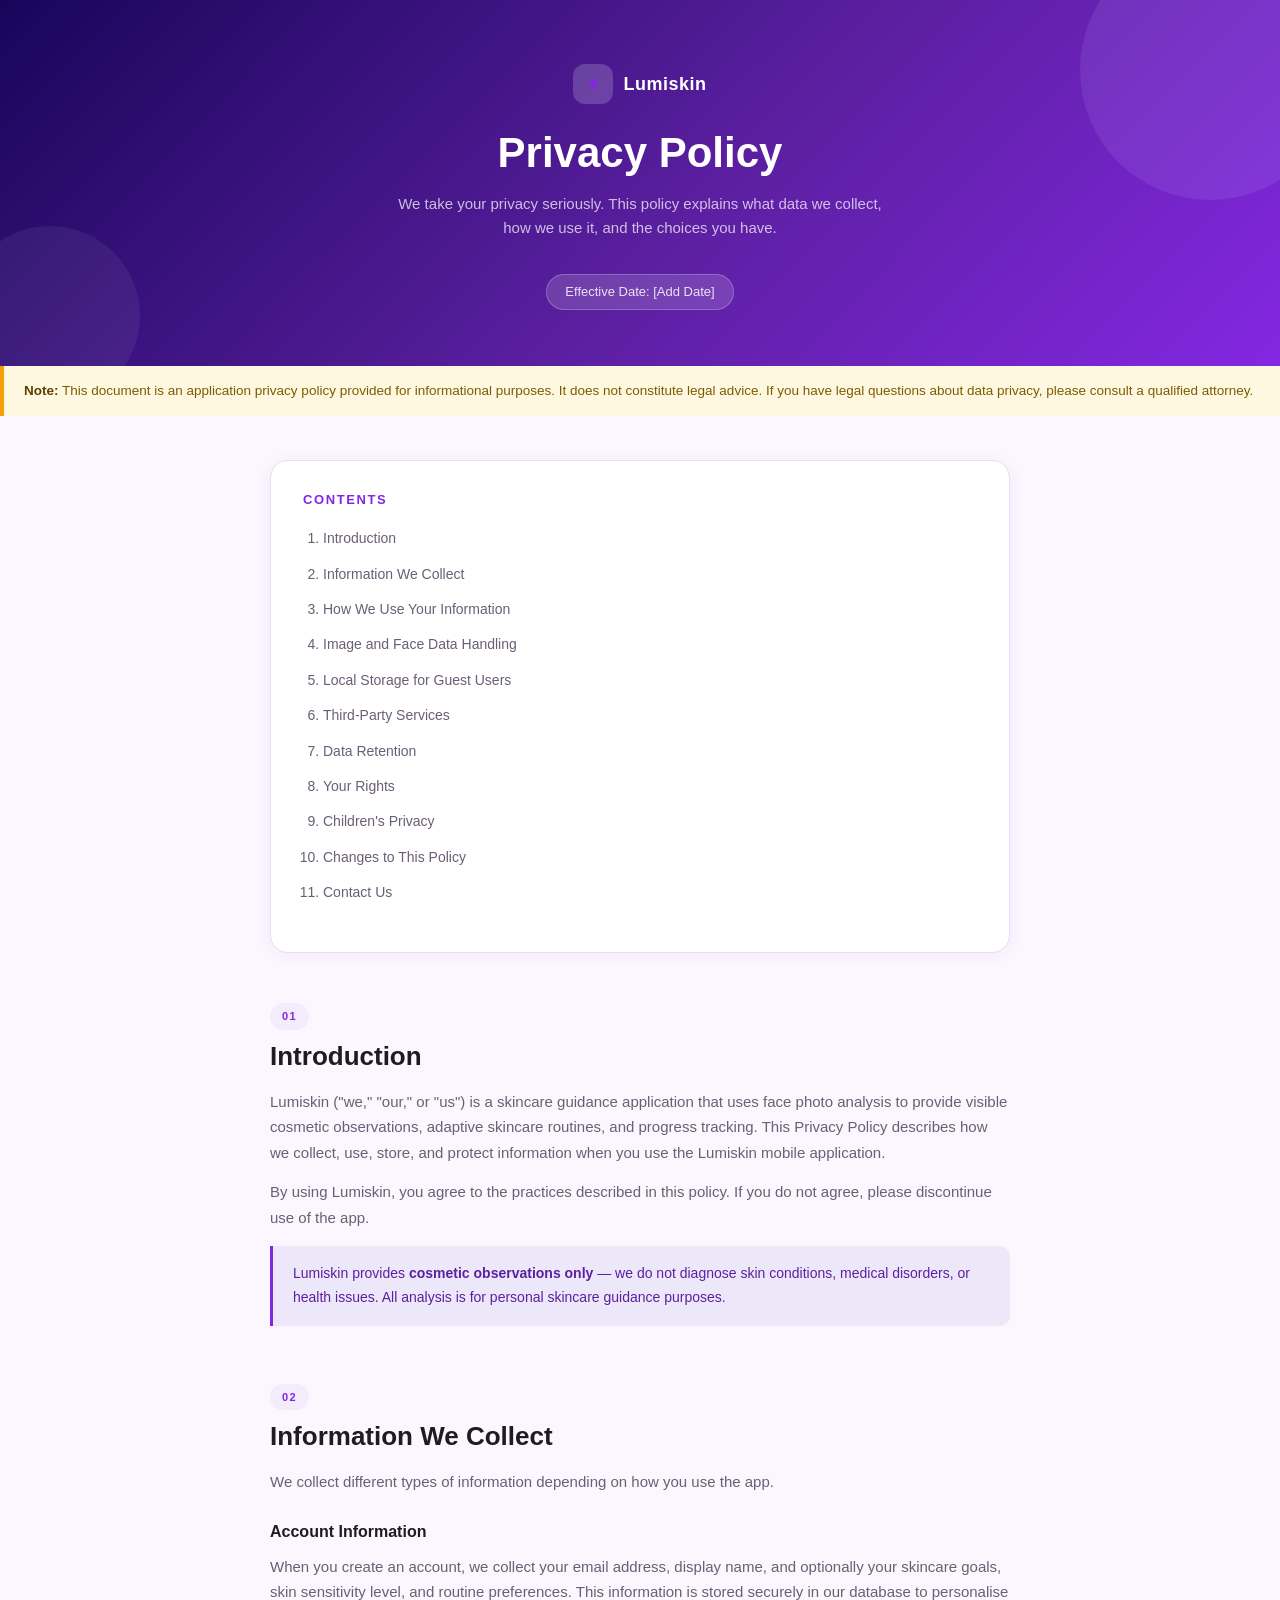
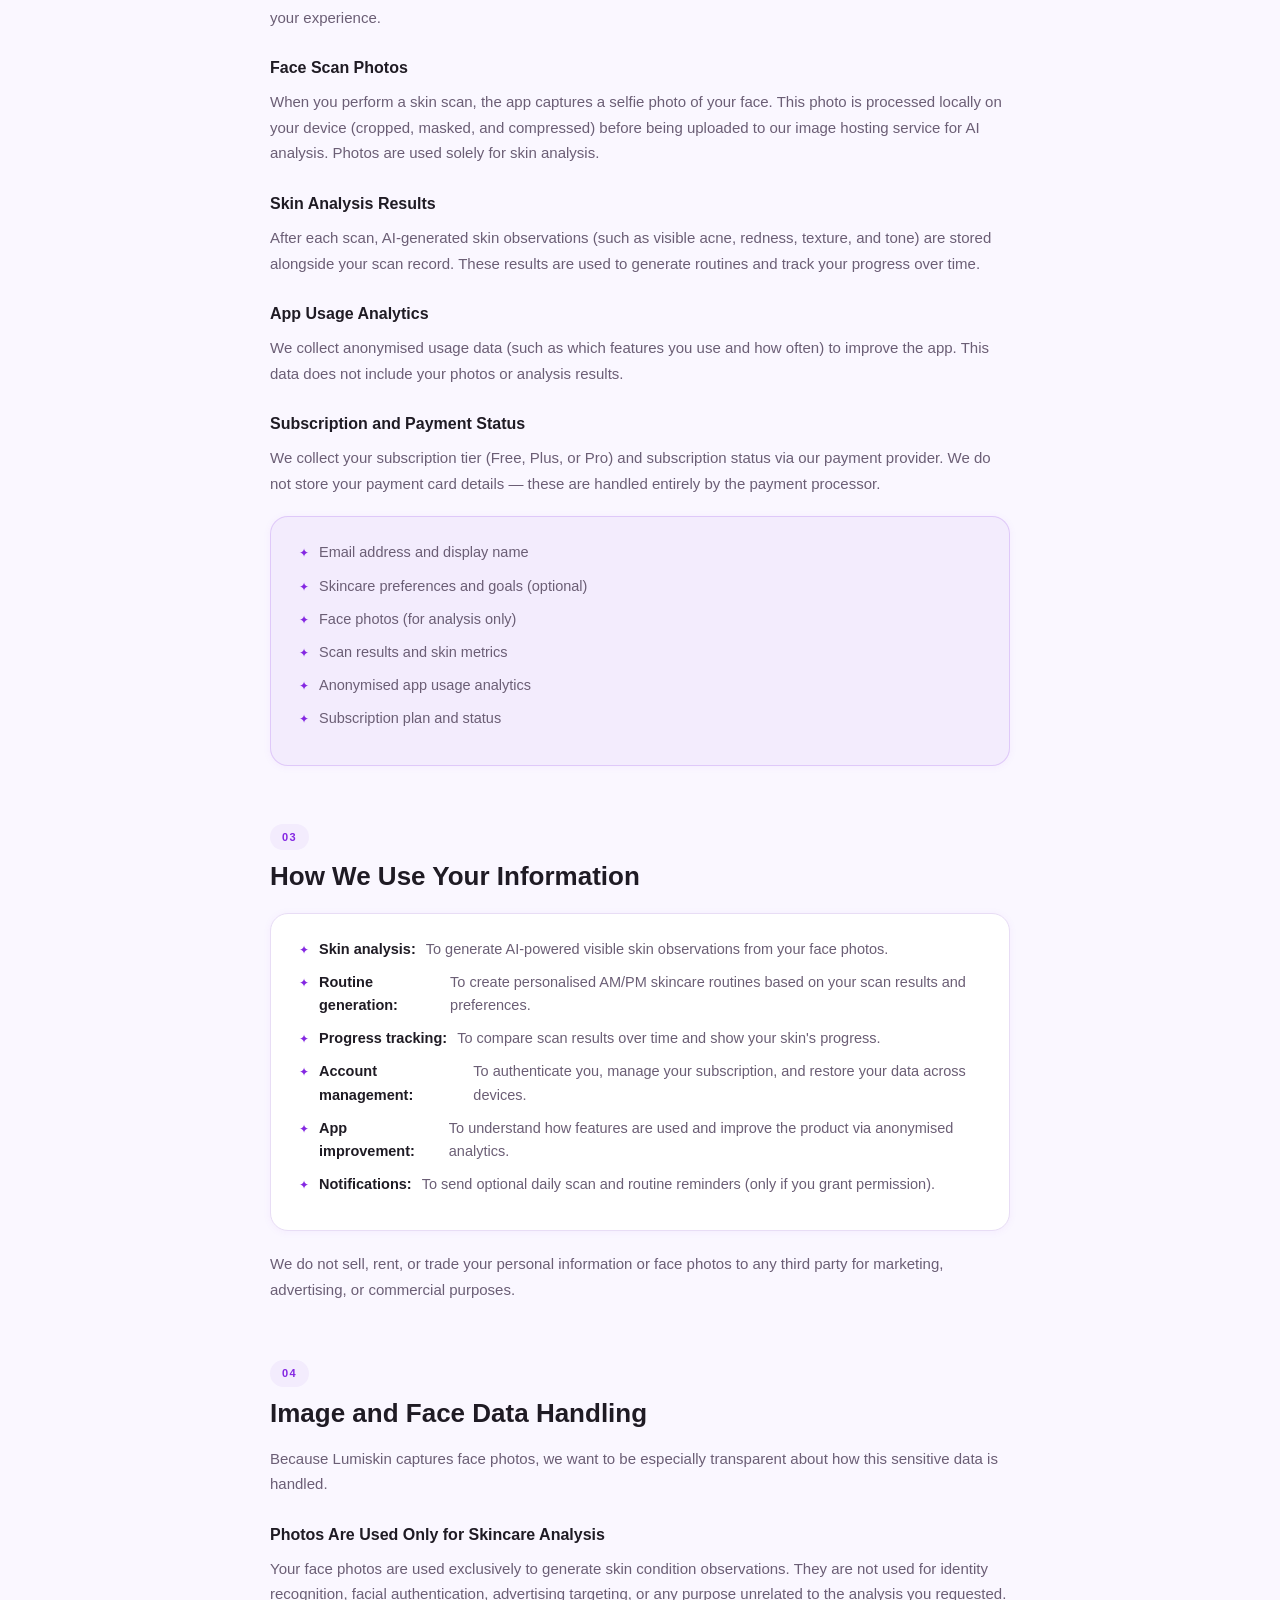
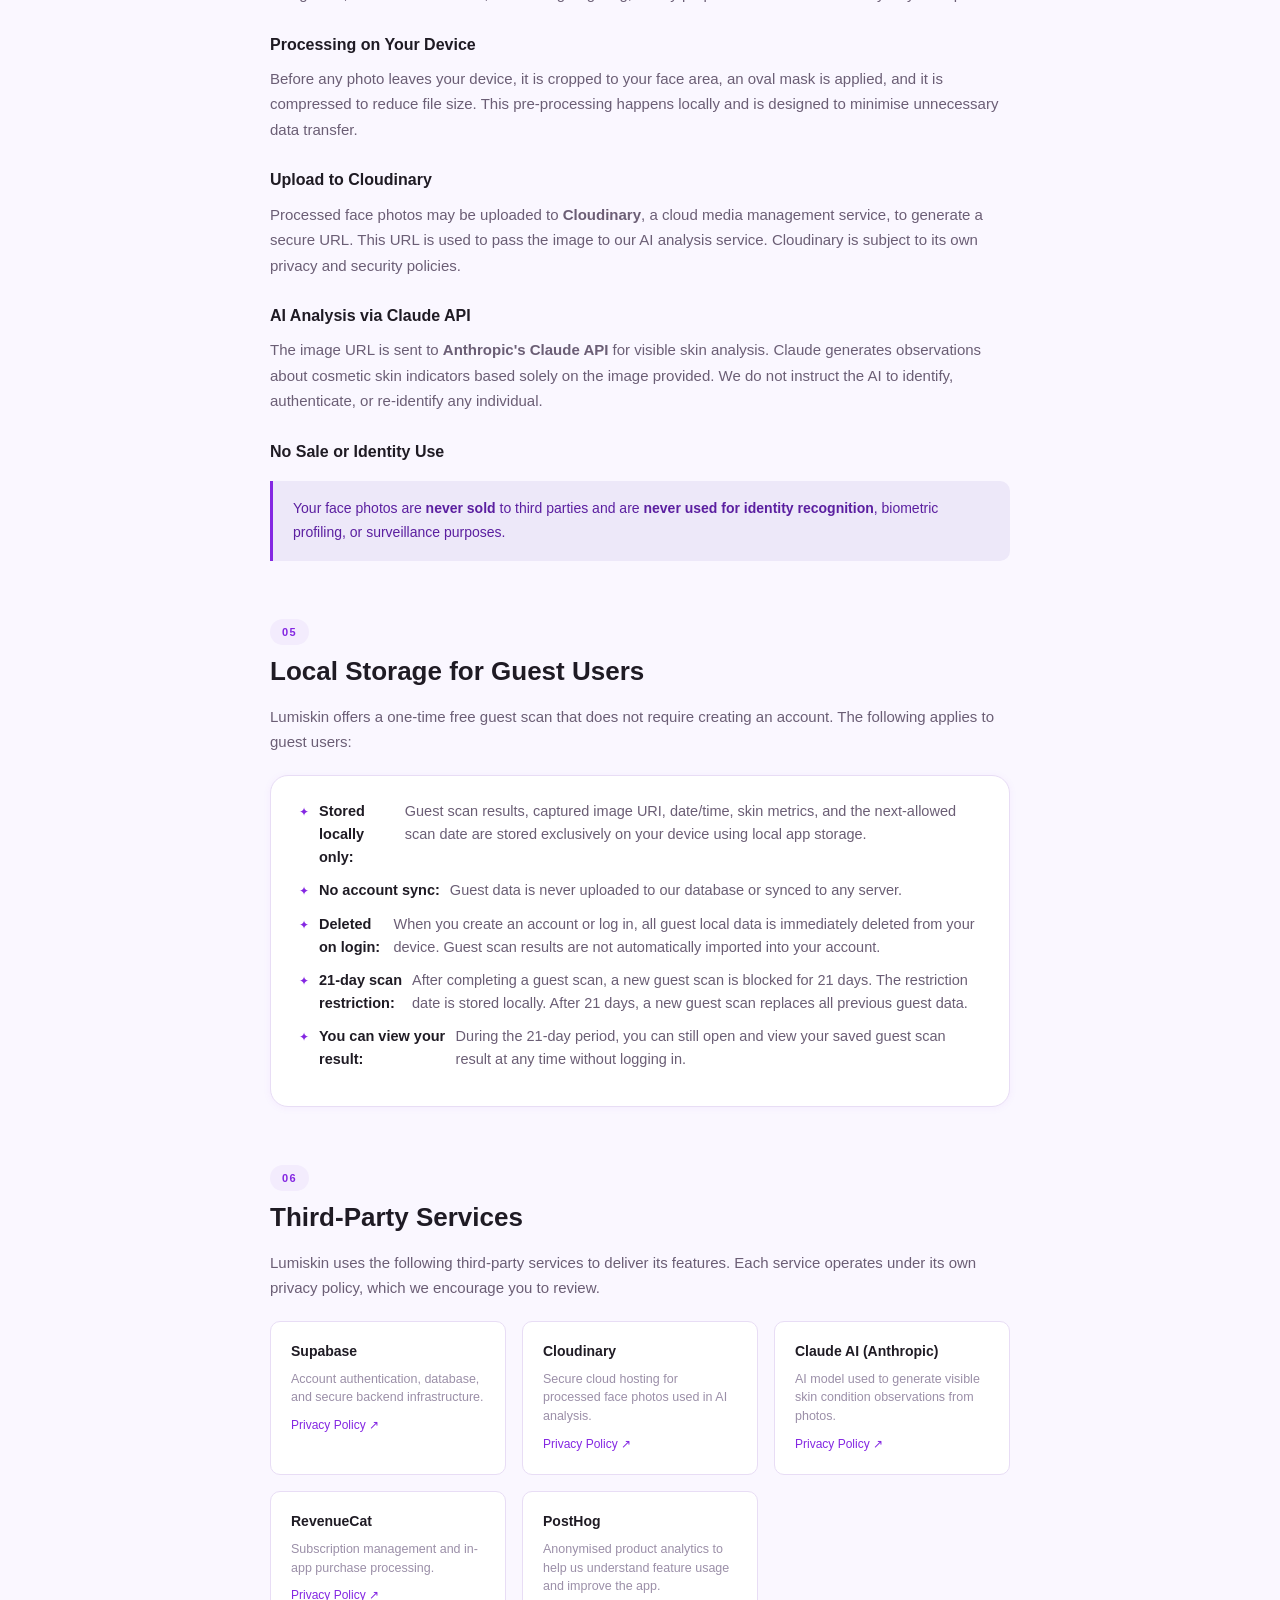
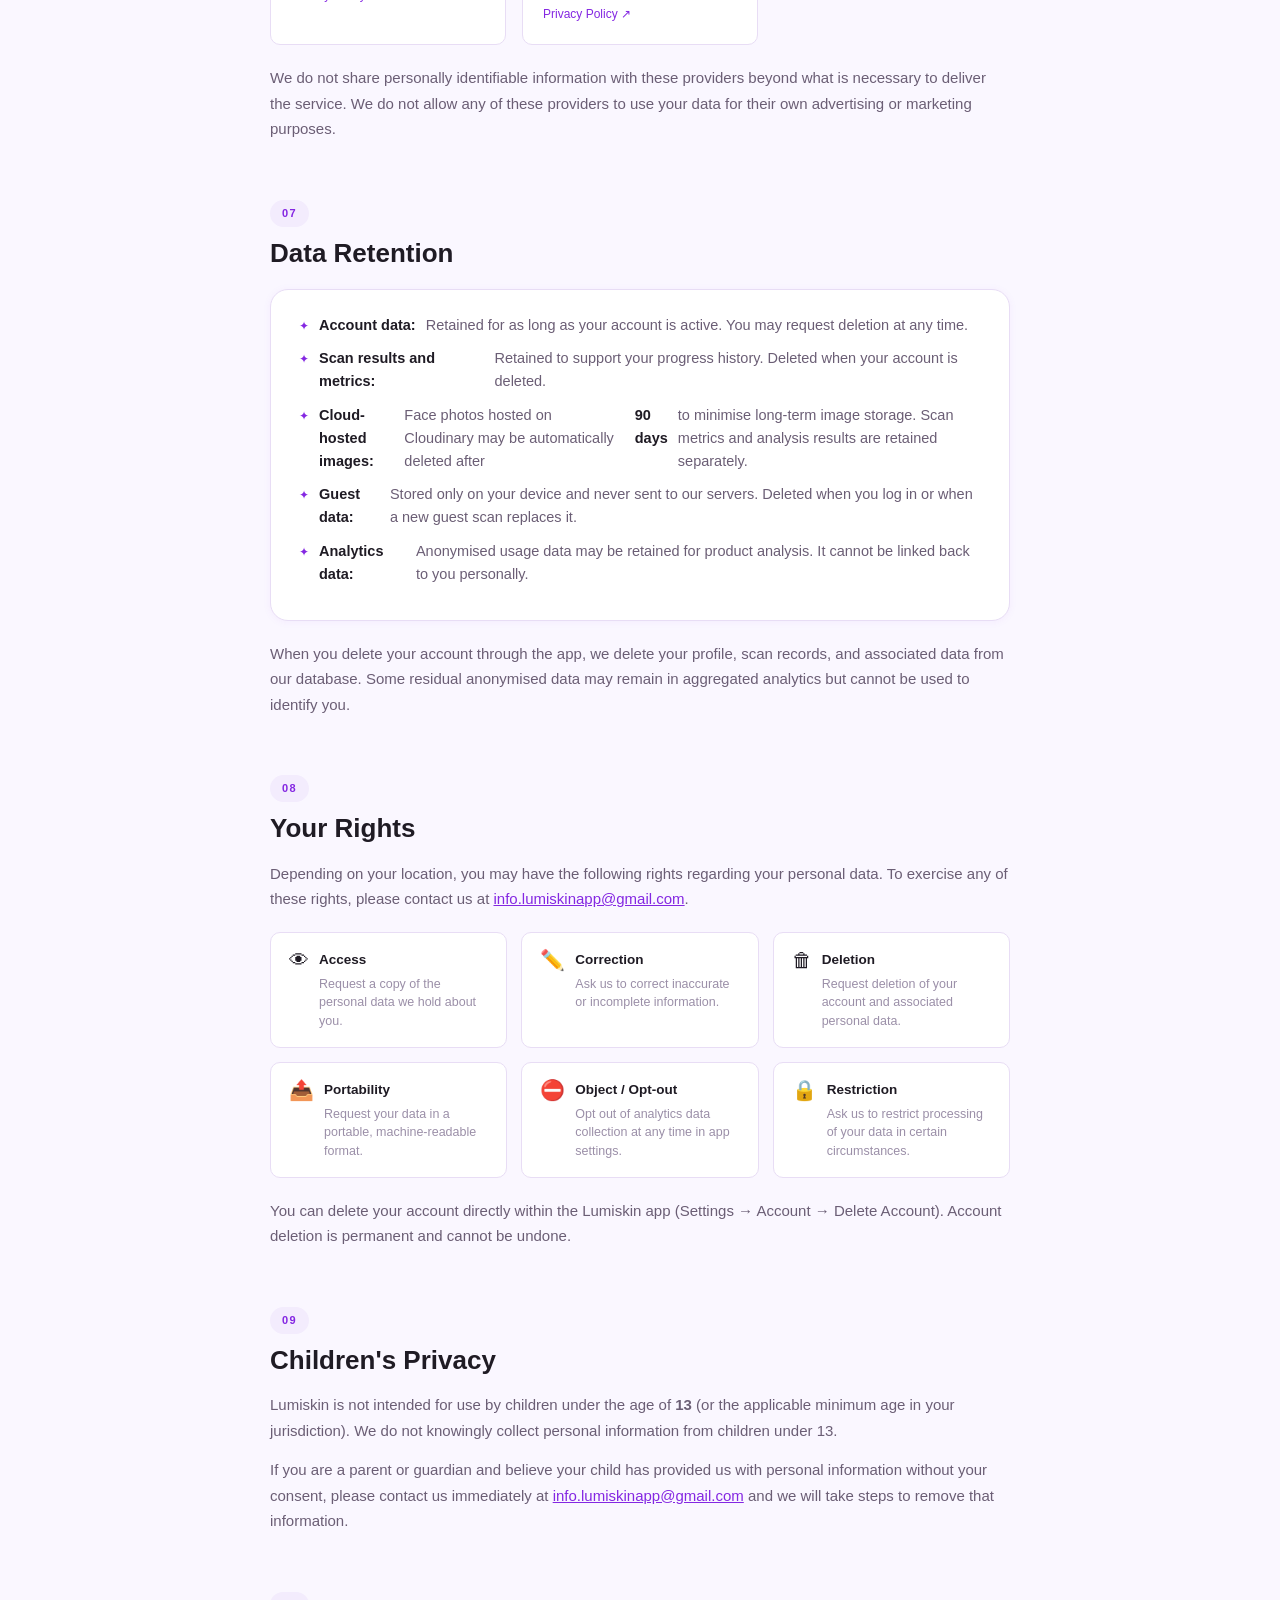
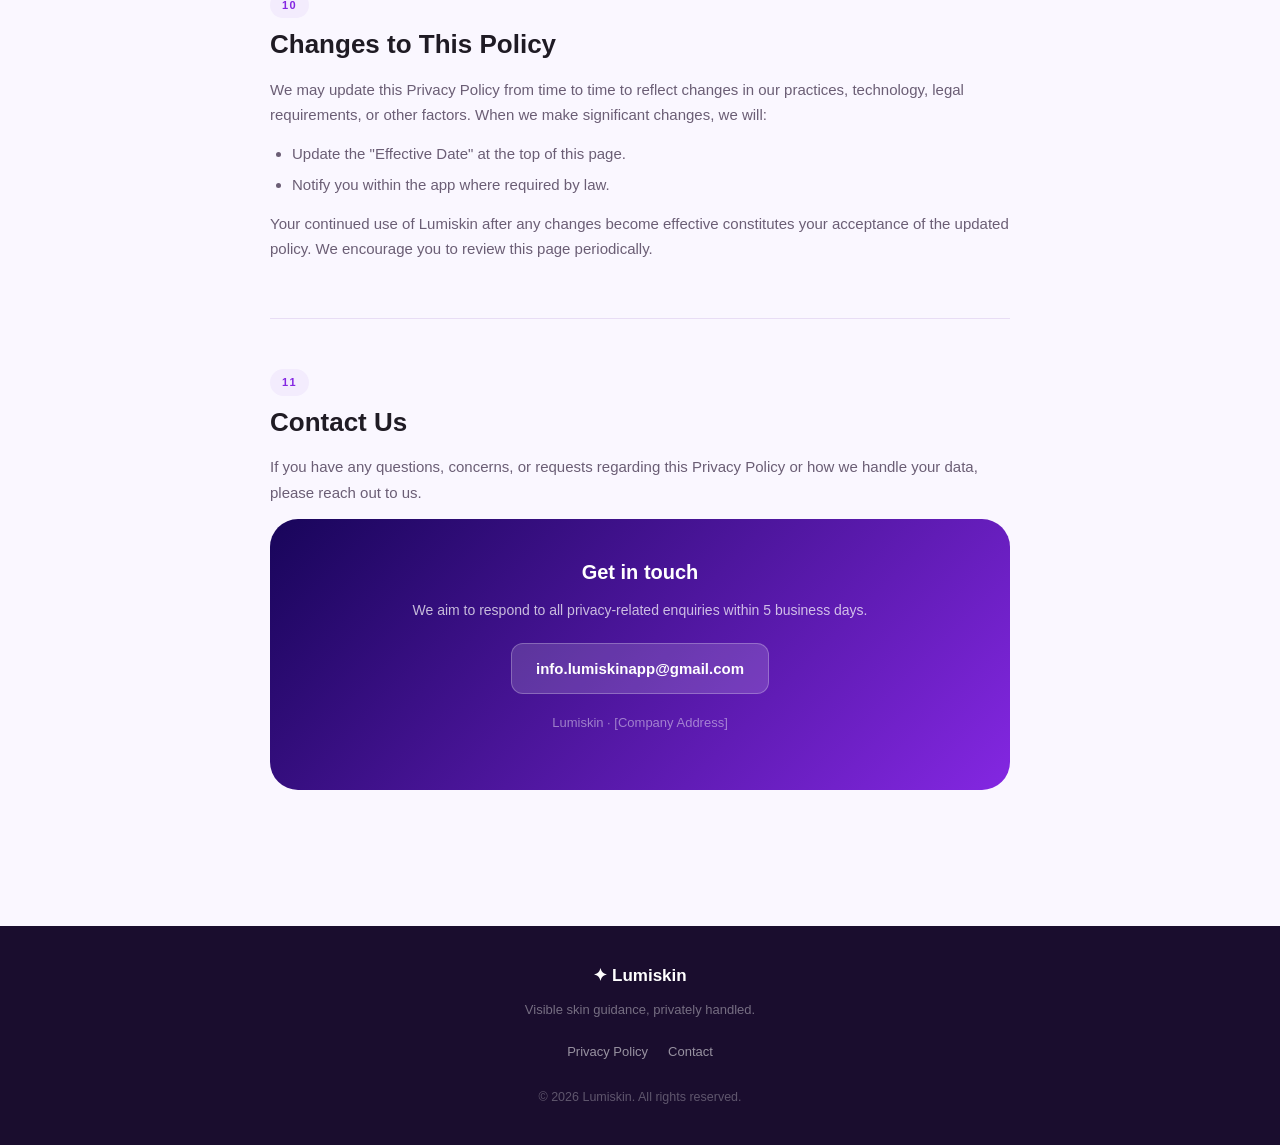
<file: privacy-policy.html>
<!DOCTYPE html>
<html lang="en">
<head>
  <meta charset="UTF-8" />
  <meta name="viewport" content="width=device-width, initial-scale=1.0" />
  <title>Privacy Policy | Lumiskin</title>
  <meta name="description" content="Lumiskin Privacy Policy — how we collect, use, and protect your personal data and face scan information." />
  <meta name="google-site-verification" content="google8a4953407d40c451" />
  <meta name="google-site-verification" content="SslOg2Nx-gB8LZupZd6rhtCJTpEH8Xry3HF7loDP4Jc" />
  <style>
    *, *::before, *::after { box-sizing: border-box; margin: 0; padding: 0; }

    :root {
      --purple:      #8427e2;
      --purple-dark: #5b1fa0;
      --purple-soft: #f3ecfd;
      --purple-mid:  #ede8f9;
      --ink:         #1f1b24;
      --sage:        #6b5e75;
      --muted:       #9b8fa8;
      --border:      #e8ddf5;
      --bg:          #faf7ff;
      --white:       #ffffff;
      --radius-sm:   10px;
      --radius-md:   18px;
      --radius-lg:   28px;
    }

    html { scroll-behavior: smooth; }

    body {
      font-family: -apple-system, BlinkMacSystemFont, "Segoe UI", Roboto, "Helvetica Neue", Arial, sans-serif;
      background: var(--bg);
      color: var(--ink);
      line-height: 1.7;
      font-size: 16px;
    }

    /* ── Header ─────────────────────────────────────────────────────────── */
    header {
      background: linear-gradient(135deg, #18055a 0%, #5b1fa0 55%, #8427e2 100%);
      padding: 64px 24px 56px;
      text-align: center;
      position: relative;
      overflow: hidden;
    }

    header::before {
      content: "";
      position: absolute;
      top: -60px; right: -60px;
      width: 260px; height: 260px;
      border-radius: 50%;
      background: rgba(196, 168, 255, 0.12);
      pointer-events: none;
    }

    header::after {
      content: "";
      position: absolute;
      bottom: -40px; left: -40px;
      width: 180px; height: 180px;
      border-radius: 50%;
      background: rgba(255, 255, 255, 0.06);
      pointer-events: none;
    }

    .header-inner { position: relative; z-index: 1; max-width: 680px; margin: 0 auto; }

    .logo {
      display: inline-flex;
      align-items: center;
      gap: 10px;
      margin-bottom: 24px;
      text-decoration: none;
    }

    .logo-icon {
      width: 40px; height: 40px;
      border-radius: 12px;
      background: rgba(255, 255, 255, 0.18);
      display: flex; align-items: center; justify-content: center;
      font-size: 20px;
    }

    .logo-text {
      font-size: 18px;
      font-weight: 700;
      color: #ffffff;
      letter-spacing: 0.5px;
    }

    header h1 {
      font-size: clamp(28px, 5vw, 42px);
      font-weight: 700;
      color: #ffffff;
      line-height: 1.2;
      margin-bottom: 14px;
    }

    header p {
      color: rgba(255, 255, 255, 0.72);
      font-size: 15px;
      line-height: 1.6;
    }

    .effective-badge {
      display: inline-block;
      margin-top: 20px;
      background: rgba(255, 255, 255, 0.15);
      border: 1px solid rgba(255, 255, 255, 0.22);
      border-radius: 20px;
      padding: 6px 18px;
      font-size: 13px;
      color: rgba(255, 255, 255, 0.85);
      font-weight: 500;
    }

    /* ── Disclaimer banner ───────────────────────────────────────────────── */
    .disclaimer-banner {
      background: #fff8e1;
      border-left: 4px solid #f59e0b;
      padding: 14px 20px;
      font-size: 13.5px;
      color: #7c5c00;
      line-height: 1.6;
    }

    .disclaimer-banner strong { color: #5c4000; }

    /* ── Layout ──────────────────────────────────────────────────────────── */
    .page-wrap {
      max-width: 780px;
      margin: 0 auto;
      padding: 0 20px 80px;
    }

    /* ── TOC ─────────────────────────────────────────────────────────────── */
    .toc {
      background: var(--white);
      border: 1px solid var(--border);
      border-radius: var(--radius-md);
      padding: 28px 32px;
      margin: 44px 0 48px;
      box-shadow: 0 2px 16px rgba(132, 39, 226, 0.06);
    }

    .toc h2 {
      font-size: 13px;
      font-weight: 700;
      letter-spacing: 1.6px;
      text-transform: uppercase;
      color: var(--purple);
      margin-bottom: 16px;
    }

    .toc ol {
      padding-left: 20px;
      display: grid;
      gap: 6px;
    }

    .toc li { font-size: 14px; }

    .toc a {
      color: var(--sage);
      text-decoration: none;
      transition: color 0.15s;
    }

    .toc a:hover { color: var(--purple); text-decoration: underline; }

    /* ── Sections ────────────────────────────────────────────────────────── */
    section {
      margin-bottom: 56px;
      scroll-margin-top: 24px;
    }

    .section-number {
      display: inline-block;
      background: var(--purple-soft);
      color: var(--purple);
      font-size: 11px;
      font-weight: 700;
      letter-spacing: 1.4px;
      text-transform: uppercase;
      padding: 4px 12px;
      border-radius: 20px;
      margin-bottom: 10px;
    }

    h2.section-title {
      font-size: clamp(20px, 3.5vw, 26px);
      font-weight: 700;
      color: var(--ink);
      margin-bottom: 16px;
      line-height: 1.25;
    }

    h3 {
      font-size: 16px;
      font-weight: 700;
      color: var(--ink);
      margin: 24px 0 8px;
    }

    p { margin-bottom: 14px; color: var(--sage); font-size: 15px; }
    p:last-child { margin-bottom: 0; }

    ul, ol {
      padding-left: 22px;
      margin-bottom: 14px;
    }

    li {
      color: var(--sage);
      font-size: 15px;
      margin-bottom: 7px;
      line-height: 1.6;
    }

    li strong { color: var(--ink); }

    a { color: var(--purple); }
    a:hover { text-decoration: underline; }

    /* ── Info cards ──────────────────────────────────────────────────────── */
    .card {
      background: var(--white);
      border: 1px solid var(--border);
      border-radius: var(--radius-md);
      padding: 24px 28px;
      margin: 20px 0;
      box-shadow: 0 1px 8px rgba(132, 39, 226, 0.05);
    }

    .card-purple {
      background: var(--purple-soft);
      border-color: rgba(132, 39, 226, 0.18);
    }

    .card-list {
      list-style: none;
      padding-left: 0;
      margin: 0;
    }

    .card-list li {
      display: flex;
      align-items: flex-start;
      gap: 10px;
      margin-bottom: 10px;
      font-size: 14.5px;
    }

    .card-list li::before {
      content: "✦";
      color: var(--purple);
      font-size: 12px;
      margin-top: 3px;
      flex-shrink: 0;
    }

    /* ── Third-party service cards ───────────────────────────────────────── */
    .service-grid {
      display: grid;
      grid-template-columns: repeat(auto-fill, minmax(220px, 1fr));
      gap: 16px;
      margin-top: 20px;
    }

    .service-card {
      background: var(--white);
      border: 1px solid var(--border);
      border-radius: var(--radius-sm);
      padding: 18px 20px;
    }

    .service-name {
      font-size: 14px;
      font-weight: 700;
      color: var(--ink);
      margin-bottom: 6px;
    }

    .service-role {
      font-size: 12.5px;
      color: var(--muted);
      line-height: 1.5;
      margin: 0;
    }

    .service-link {
      display: inline-block;
      margin-top: 8px;
      font-size: 12px;
      color: var(--purple);
      text-decoration: none;
    }

    .service-link:hover { text-decoration: underline; }

    /* ── Highlight block ─────────────────────────────────────────────────── */
    .highlight {
      border-left: 3px solid var(--purple);
      background: var(--purple-mid);
      border-radius: 0 var(--radius-sm) var(--radius-sm) 0;
      padding: 16px 20px;
      margin: 16px 0;
    }

    .highlight p { font-size: 14px; margin: 0; color: var(--purple-dark); font-weight: 500; }

    /* ── Rights grid ─────────────────────────────────────────────────────── */
    .rights-grid {
      display: grid;
      grid-template-columns: repeat(auto-fill, minmax(200px, 1fr));
      gap: 14px;
      margin-top: 20px;
    }

    .right-item {
      background: var(--white);
      border: 1px solid var(--border);
      border-radius: var(--radius-sm);
      padding: 16px 18px;
      display: flex;
      align-items: flex-start;
      gap: 10px;
    }

    .right-icon {
      font-size: 20px;
      flex-shrink: 0;
      line-height: 1;
      margin-top: 1px;
    }

    .right-label {
      font-size: 13.5px;
      font-weight: 600;
      color: var(--ink);
      margin-bottom: 3px;
    }

    .right-desc {
      font-size: 12.5px;
      color: var(--muted);
      line-height: 1.5;
    }

    /* ── Contact card ────────────────────────────────────────────────────── */
    .contact-card {
      background: linear-gradient(135deg, #18055a 0%, #8427e2 100%);
      border-radius: var(--radius-lg);
      padding: 36px 36px;
      text-align: center;
      color: #fff;
    }

    .contact-card h3 { color: #fff; margin: 0 0 10px; font-size: 20px; }

    .contact-card p { color: rgba(255, 255, 255, 0.72); margin: 0 0 20px; font-size: 14px; }

    .contact-email {
      display: inline-block;
      background: rgba(255, 255, 255, 0.15);
      border: 1px solid rgba(255, 255, 255, 0.25);
      border-radius: 12px;
      padding: 12px 24px;
      color: #fff;
      font-size: 15px;
      font-weight: 600;
      text-decoration: none;
      transition: background 0.15s;
    }

    .contact-email:hover {
      background: rgba(255, 255, 255, 0.25);
      text-decoration: none;
    }

    /* ── Divider ─────────────────────────────────────────────────────────── */
    hr {
      border: none;
      border-top: 1px solid var(--border);
      margin: 48px 0;
    }

    /* ── Footer ──────────────────────────────────────────────────────────── */
    footer {
      background: #1a0d2e;
      padding: 36px 24px;
      text-align: center;
    }

    .footer-logo {
      font-size: 17px;
      font-weight: 700;
      color: #fff;
      margin-bottom: 8px;
    }

    .footer-tagline {
      font-size: 13px;
      color: rgba(255, 255, 255, 0.40);
      margin-bottom: 20px;
    }

    .footer-links {
      display: flex;
      justify-content: center;
      gap: 20px;
      flex-wrap: wrap;
      margin-bottom: 24px;
    }

    .footer-links a {
      font-size: 13px;
      color: rgba(255, 255, 255, 0.55);
      text-decoration: none;
    }

    .footer-links a:hover { color: #fff; }

    .footer-copy {
      font-size: 12.5px;
      color: rgba(255, 255, 255, 0.30);
    }

    /* ── Responsive ──────────────────────────────────────────────────────── */
    @media (max-width: 600px) {
      header { padding: 48px 20px 40px; }
      .toc { padding: 20px; }
      .card { padding: 18px 20px; }
      .contact-card { padding: 28px 20px; }
      .service-grid { grid-template-columns: 1fr 1fr; }
      .rights-grid { grid-template-columns: 1fr; }
    }

    @media (max-width: 400px) {
      .service-grid { grid-template-columns: 1fr; }
    }
  </style>
</head>
<body>

  <!-- ── Header ──────────────────────────────────────────────────────────── -->
  <header>
    <div class="header-inner">
      <a href="#" class="logo">
        <span class="logo-icon">✦</span>
        <span class="logo-text">Lumiskin</span>
      </a>
      <h1>Privacy Policy</h1>
      <p>We take your privacy seriously. This policy explains what data we collect,<br>how we use it, and the choices you have.</p>
      <span class="effective-badge">Effective Date: [Add Date]</span>
    </div>
  </header>

  <!-- ── Disclaimer banner ────────────────────────────────────────────────── -->
  <div class="disclaimer-banner">
    <strong>Note:</strong> This document is an application privacy policy provided for informational purposes.
    It does not constitute legal advice. If you have legal questions about data privacy, please consult a qualified attorney.
  </div>

  <!-- ── Body ────────────────────────────────────────────────────────────── -->
  <div class="page-wrap">

    <!-- Table of Contents -->
    <nav class="toc" aria-label="Table of contents">
      <h2>Contents</h2>
      <ol>
        <li><a href="#introduction">Introduction</a></li>
        <li><a href="#information-we-collect">Information We Collect</a></li>
        <li><a href="#how-we-use">How We Use Your Information</a></li>
        <li><a href="#image-data">Image and Face Data Handling</a></li>
        <li><a href="#guest-storage">Local Storage for Guest Users</a></li>
        <li><a href="#third-party">Third-Party Services</a></li>
        <li><a href="#retention">Data Retention</a></li>
        <li><a href="#rights">Your Rights</a></li>
        <li><a href="#children">Children's Privacy</a></li>
        <li><a href="#changes">Changes to This Policy</a></li>
        <li><a href="#contact">Contact Us</a></li>
      </ol>
    </nav>

    <!-- 1. Introduction -->
    <section id="introduction">
      <span class="section-number">01</span>
      <h2 class="section-title">Introduction</h2>
      <p>
        Lumiskin ("we," "our," or "us") is a skincare guidance application that uses face photo analysis
        to provide visible cosmetic observations, adaptive skincare routines, and progress tracking.
        This Privacy Policy describes how we collect, use, store, and protect information when you use
        the Lumiskin mobile application.
      </p>
      <p>
        By using Lumiskin, you agree to the practices described in this policy. If you do not agree,
        please discontinue use of the app.
      </p>
      <div class="highlight">
        <p>
          Lumiskin provides <strong>cosmetic observations only</strong> — we do not diagnose skin
          conditions, medical disorders, or health issues. All analysis is for personal skincare
          guidance purposes.
        </p>
      </div>
    </section>

    <!-- 2. Information We Collect -->
    <section id="information-we-collect">
      <span class="section-number">02</span>
      <h2 class="section-title">Information We Collect</h2>
      <p>We collect different types of information depending on how you use the app.</p>

      <h3>Account Information</h3>
      <p>
        When you create an account, we collect your email address, display name, and optionally your
        skincare goals, skin sensitivity level, and routine preferences. This information is stored
        securely in our database to personalise your experience.
      </p>

      <h3>Face Scan Photos</h3>
      <p>
        When you perform a skin scan, the app captures a selfie photo of your face. This photo is
        processed locally on your device (cropped, masked, and compressed) before being uploaded to
        our image hosting service for AI analysis. Photos are used solely for skin analysis.
      </p>

      <h3>Skin Analysis Results</h3>
      <p>
        After each scan, AI-generated skin observations (such as visible acne, redness, texture, and
        tone) are stored alongside your scan record. These results are used to generate routines and
        track your progress over time.
      </p>

      <h3>App Usage Analytics</h3>
      <p>
        We collect anonymised usage data (such as which features you use and how often) to improve
        the app. This data does not include your photos or analysis results.
      </p>

      <h3>Subscription and Payment Status</h3>
      <p>
        We collect your subscription tier (Free, Plus, or Pro) and subscription status via our
        payment provider. We do not store your payment card details — these are handled entirely
        by the payment processor.
      </p>

      <div class="card card-purple">
        <ul class="card-list">
          <li>Email address and display name</li>
          <li>Skincare preferences and goals (optional)</li>
          <li>Face photos (for analysis only)</li>
          <li>Scan results and skin metrics</li>
          <li>Anonymised app usage analytics</li>
          <li>Subscription plan and status</li>
        </ul>
      </div>
    </section>

    <!-- 3. How We Use Your Information -->
    <section id="how-we-use">
      <span class="section-number">03</span>
      <h2 class="section-title">How We Use Your Information</h2>

      <div class="card">
        <ul class="card-list">
          <li><strong>Skin analysis:</strong> To generate AI-powered visible skin observations from your face photos.</li>
          <li><strong>Routine generation:</strong> To create personalised AM/PM skincare routines based on your scan results and preferences.</li>
          <li><strong>Progress tracking:</strong> To compare scan results over time and show your skin's progress.</li>
          <li><strong>Account management:</strong> To authenticate you, manage your subscription, and restore your data across devices.</li>
          <li><strong>App improvement:</strong> To understand how features are used and improve the product via anonymised analytics.</li>
          <li><strong>Notifications:</strong> To send optional daily scan and routine reminders (only if you grant permission).</li>
        </ul>
      </div>

      <p>
        We do not sell, rent, or trade your personal information or face photos to any third party
        for marketing, advertising, or commercial purposes.
      </p>
    </section>

    <!-- 4. Image and Face Data Handling -->
    <section id="image-data">
      <span class="section-number">04</span>
      <h2 class="section-title">Image and Face Data Handling</h2>
      <p>
        Because Lumiskin captures face photos, we want to be especially transparent about how this
        sensitive data is handled.
      </p>

      <h3>Photos Are Used Only for Skincare Analysis</h3>
      <p>
        Your face photos are used exclusively to generate skin condition observations. They are not
        used for identity recognition, facial authentication, advertising targeting, or any purpose
        unrelated to the analysis you requested.
      </p>

      <h3>Processing on Your Device</h3>
      <p>
        Before any photo leaves your device, it is cropped to your face area, an oval mask is applied,
        and it is compressed to reduce file size. This pre-processing happens locally and is designed
        to minimise unnecessary data transfer.
      </p>

      <h3>Upload to Cloudinary</h3>
      <p>
        Processed face photos may be uploaded to <strong>Cloudinary</strong>, a cloud media management
        service, to generate a secure URL. This URL is used to pass the image to our AI analysis
        service. Cloudinary is subject to its own privacy and security policies.
      </p>

      <h3>AI Analysis via Claude API</h3>
      <p>
        The image URL is sent to <strong>Anthropic's Claude API</strong> for visible skin analysis.
        Claude generates observations about cosmetic skin indicators based solely on the image provided.
        We do not instruct the AI to identify, authenticate, or re-identify any individual.
      </p>

      <h3>No Sale or Identity Use</h3>
      <div class="highlight">
        <p>
          Your face photos are <strong>never sold</strong> to third parties and are <strong>never used
          for identity recognition</strong>, biometric profiling, or surveillance purposes.
        </p>
      </div>
    </section>

    <!-- 5. Local Storage for Guest Users -->
    <section id="guest-storage">
      <span class="section-number">05</span>
      <h2 class="section-title">Local Storage for Guest Users</h2>
      <p>
        Lumiskin offers a one-time free guest scan that does not require creating an account.
        The following applies to guest users:
      </p>

      <div class="card">
        <ul class="card-list">
          <li><strong>Stored locally only:</strong> Guest scan results, captured image URI, date/time, skin metrics, and the next-allowed scan date are stored exclusively on your device using local app storage.</li>
          <li><strong>No account sync:</strong> Guest data is never uploaded to our database or synced to any server.</li>
          <li><strong>Deleted on login:</strong> When you create an account or log in, all guest local data is immediately deleted from your device. Guest scan results are not automatically imported into your account.</li>
          <li><strong>21-day scan restriction:</strong> After completing a guest scan, a new guest scan is blocked for 21 days. The restriction date is stored locally. After 21 days, a new guest scan replaces all previous guest data.</li>
          <li><strong>You can view your result:</strong> During the 21-day period, you can still open and view your saved guest scan result at any time without logging in.</li>
        </ul>
      </div>
    </section>

    <!-- 6. Third-Party Services -->
    <section id="third-party">
      <span class="section-number">06</span>
      <h2 class="section-title">Third-Party Services</h2>
      <p>
        Lumiskin uses the following third-party services to deliver its features. Each service operates
        under its own privacy policy, which we encourage you to review.
      </p>

      <div class="service-grid">
        <div class="service-card">
          <div class="service-name">Supabase</div>
          <p class="service-role">Account authentication, database, and secure backend infrastructure.</p>
          <a class="service-link" href="https://supabase.com/privacy" target="_blank" rel="noopener">Privacy Policy ↗</a>
        </div>
        <div class="service-card">
          <div class="service-name">Cloudinary</div>
          <p class="service-role">Secure cloud hosting for processed face photos used in AI analysis.</p>
          <a class="service-link" href="https://cloudinary.com/privacy" target="_blank" rel="noopener">Privacy Policy ↗</a>
        </div>
        <div class="service-card">
          <div class="service-name">Claude AI (Anthropic)</div>
          <p class="service-role">AI model used to generate visible skin condition observations from photos.</p>
          <a class="service-link" href="https://www.anthropic.com/privacy" target="_blank" rel="noopener">Privacy Policy ↗</a>
        </div>
        <div class="service-card">
          <div class="service-name">RevenueCat</div>
          <p class="service-role">Subscription management and in-app purchase processing.</p>
          <a class="service-link" href="https://www.revenuecat.com/privacy" target="_blank" rel="noopener">Privacy Policy ↗</a>
        </div>
        <div class="service-card">
          <div class="service-name">PostHog</div>
          <p class="service-role">Anonymised product analytics to help us understand feature usage and improve the app.</p>
          <a class="service-link" href="https://posthog.com/privacy" target="_blank" rel="noopener">Privacy Policy ↗</a>
        </div>
      </div>

      <p style="margin-top: 20px;">
        We do not share personally identifiable information with these providers beyond what is
        necessary to deliver the service. We do not allow any of these providers to use your data
        for their own advertising or marketing purposes.
      </p>
    </section>

    <!-- 7. Data Retention -->
    <section id="retention">
      <span class="section-number">07</span>
      <h2 class="section-title">Data Retention</h2>

      <div class="card">
        <ul class="card-list">
          <li><strong>Account data:</strong> Retained for as long as your account is active. You may request deletion at any time.</li>
          <li><strong>Scan results and metrics:</strong> Retained to support your progress history. Deleted when your account is deleted.</li>
          <li><strong>Cloud-hosted images:</strong> Face photos hosted on Cloudinary may be automatically deleted after <strong>90 days</strong> to minimise long-term image storage. Scan metrics and analysis results are retained separately.</li>
          <li><strong>Guest data:</strong> Stored only on your device and never sent to our servers. Deleted when you log in or when a new guest scan replaces it.</li>
          <li><strong>Analytics data:</strong> Anonymised usage data may be retained for product analysis. It cannot be linked back to you personally.</li>
        </ul>
      </div>

      <p>
        When you delete your account through the app, we delete your profile, scan records, and
        associated data from our database. Some residual anonymised data may remain in aggregated
        analytics but cannot be used to identify you.
      </p>
    </section>

    <!-- 8. User Rights -->
    <section id="rights">
      <span class="section-number">08</span>
      <h2 class="section-title">Your Rights</h2>
      <p>
        Depending on your location, you may have the following rights regarding your personal data.
        To exercise any of these rights, please contact us at
        <a href="mailto:info.lumiskinapp@gmail.com">info.lumiskinapp@gmail.com</a>.
      </p>

      <div class="rights-grid">
        <div class="right-item">
          <span class="right-icon">👁</span>
          <div>
            <div class="right-label">Access</div>
            <div class="right-desc">Request a copy of the personal data we hold about you.</div>
          </div>
        </div>
        <div class="right-item">
          <span class="right-icon">✏️</span>
          <div>
            <div class="right-label">Correction</div>
            <div class="right-desc">Ask us to correct inaccurate or incomplete information.</div>
          </div>
        </div>
        <div class="right-item">
          <span class="right-icon">🗑</span>
          <div>
            <div class="right-label">Deletion</div>
            <div class="right-desc">Request deletion of your account and associated personal data.</div>
          </div>
        </div>
        <div class="right-item">
          <span class="right-icon">📤</span>
          <div>
            <div class="right-label">Portability</div>
            <div class="right-desc">Request your data in a portable, machine-readable format.</div>
          </div>
        </div>
        <div class="right-item">
          <span class="right-icon">⛔</span>
          <div>
            <div class="right-label">Object / Opt-out</div>
            <div class="right-desc">Opt out of analytics data collection at any time in app settings.</div>
          </div>
        </div>
        <div class="right-item">
          <span class="right-icon">🔒</span>
          <div>
            <div class="right-label">Restriction</div>
            <div class="right-desc">Ask us to restrict processing of your data in certain circumstances.</div>
          </div>
        </div>
      </div>

      <p style="margin-top: 20px;">
        You can delete your account directly within the Lumiskin app (Settings → Account → Delete Account).
        Account deletion is permanent and cannot be undone.
      </p>
    </section>

    <!-- 9. Children's Privacy -->
    <section id="children">
      <span class="section-number">09</span>
      <h2 class="section-title">Children's Privacy</h2>
      <p>
        Lumiskin is not intended for use by children under the age of <strong>13</strong> (or the
        applicable minimum age in your jurisdiction). We do not knowingly collect personal information
        from children under 13.
      </p>
      <p>
        If you are a parent or guardian and believe your child has provided us with personal
        information without your consent, please contact us immediately at
        <a href="mailto:info.lumiskinapp@gmail.com">info.lumiskinapp@gmail.com</a> and we will take steps to
        remove that information.
      </p>
    </section>

    <!-- 10. Changes to This Policy -->
    <section id="changes">
      <span class="section-number">10</span>
      <h2 class="section-title">Changes to This Policy</h2>
      <p>
        We may update this Privacy Policy from time to time to reflect changes in our practices,
        technology, legal requirements, or other factors. When we make significant changes, we will:
      </p>
      <ul>
        <li>Update the "Effective Date" at the top of this page.</li>
        <li>Notify you within the app where required by law.</li>
      </ul>
      <p>
        Your continued use of Lumiskin after any changes become effective constitutes your
        acceptance of the updated policy. We encourage you to review this page periodically.
      </p>
    </section>

    <hr />

    <!-- 11. Contact Us -->
    <section id="contact">
      <span class="section-number">11</span>
      <h2 class="section-title">Contact Us</h2>
      <p>
        If you have any questions, concerns, or requests regarding this Privacy Policy or how
        we handle your data, please reach out to us.
      </p>
      <div class="contact-card">
        <h3>Get in touch</h3>
        <p>We aim to respond to all privacy-related enquiries within 5 business days.</p>
        <a href="mailto:info.lumiskinapp@gmail.com" class="contact-email">info.lumiskinapp@gmail.com</a>
        <p style="margin-top: 18px; font-size: 13px; color: rgba(255,255,255,0.45);">
          Lumiskin · [Company Address]
        </p>
      </div>
    </section>

  </div><!-- /page-wrap -->

  <!-- ── Footer ───────────────────────────────────────────────────────────── -->
  <footer>
    <div class="footer-logo">✦ Lumiskin</div>
    <div class="footer-tagline">Visible skin guidance, privately handled.</div>
    <div class="footer-links">
      <a href="#introduction">Privacy Policy</a>
      <a href="mailto:info.lumiskinapp@gmail.com">Contact</a>
    </div>
    <div class="footer-copy">© 2026 Lumiskin. All rights reserved.</div>
  </footer>

</body>
</html>
</file>
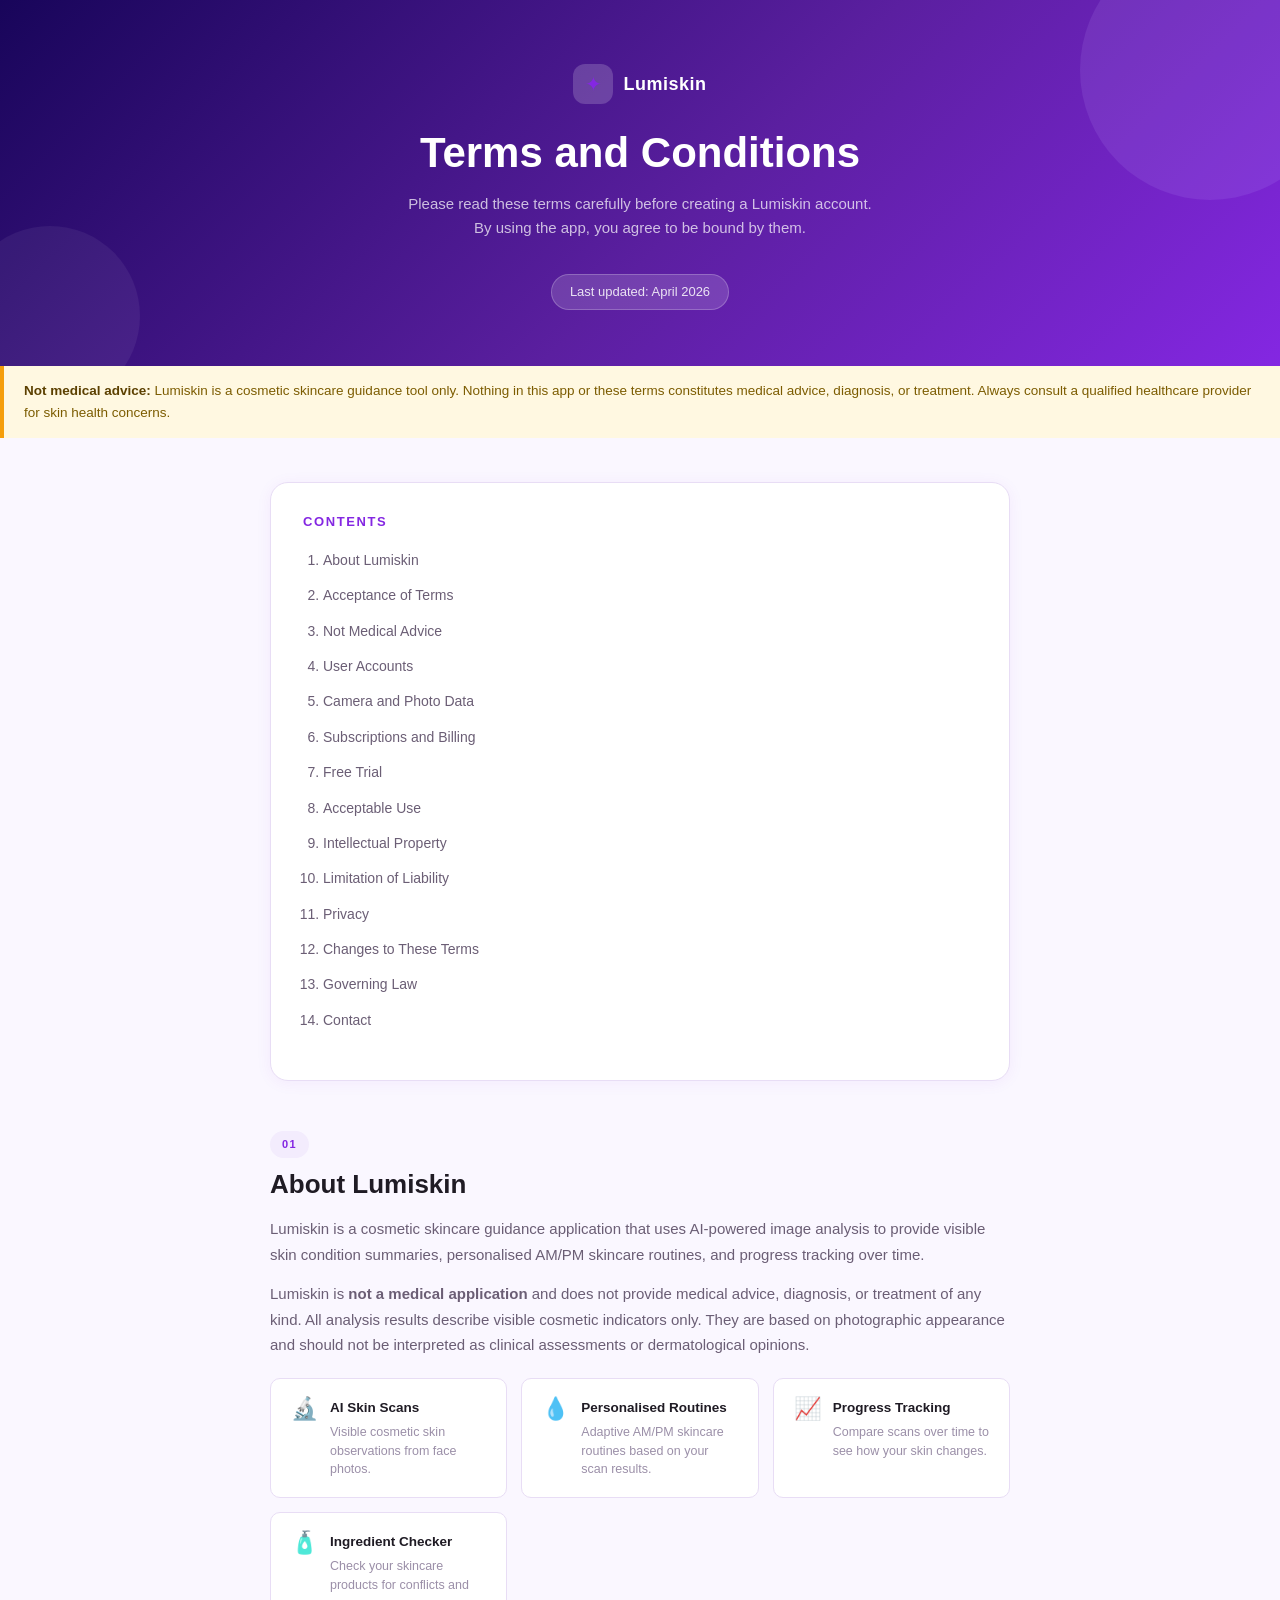
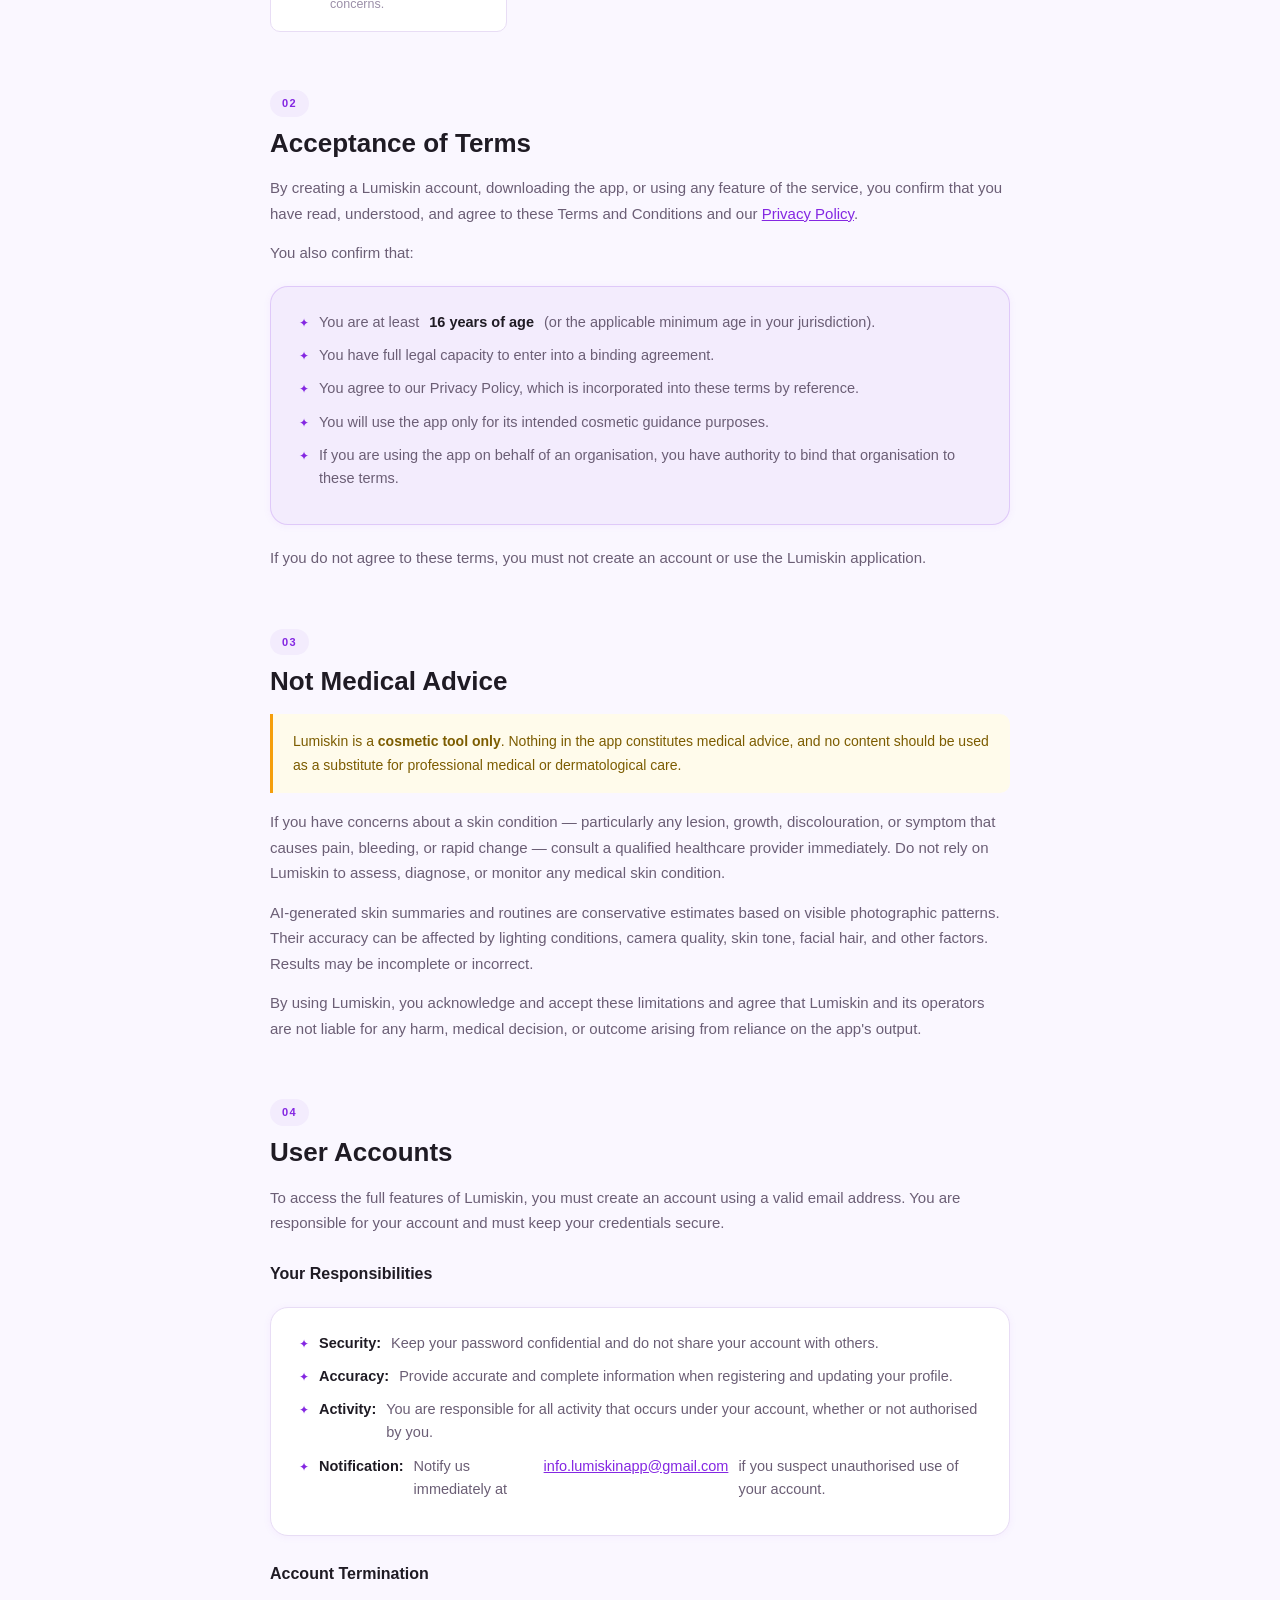
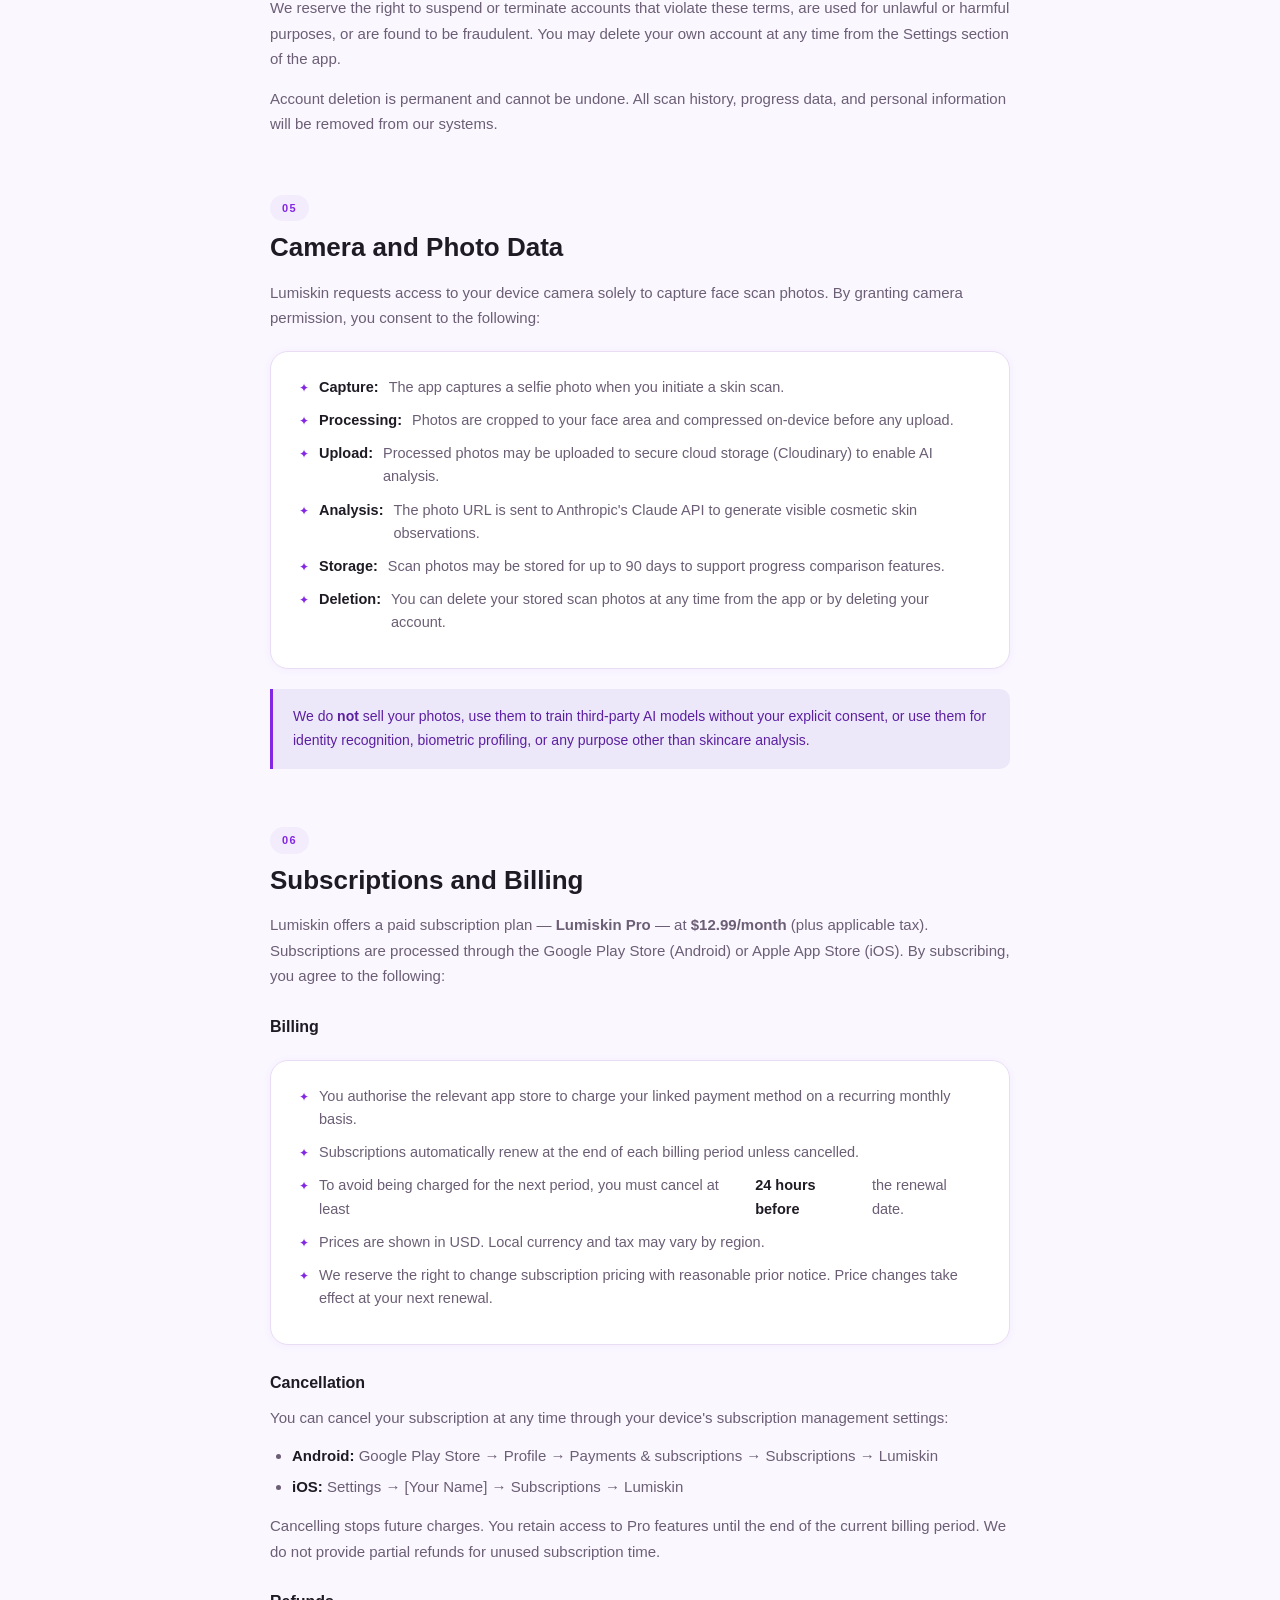
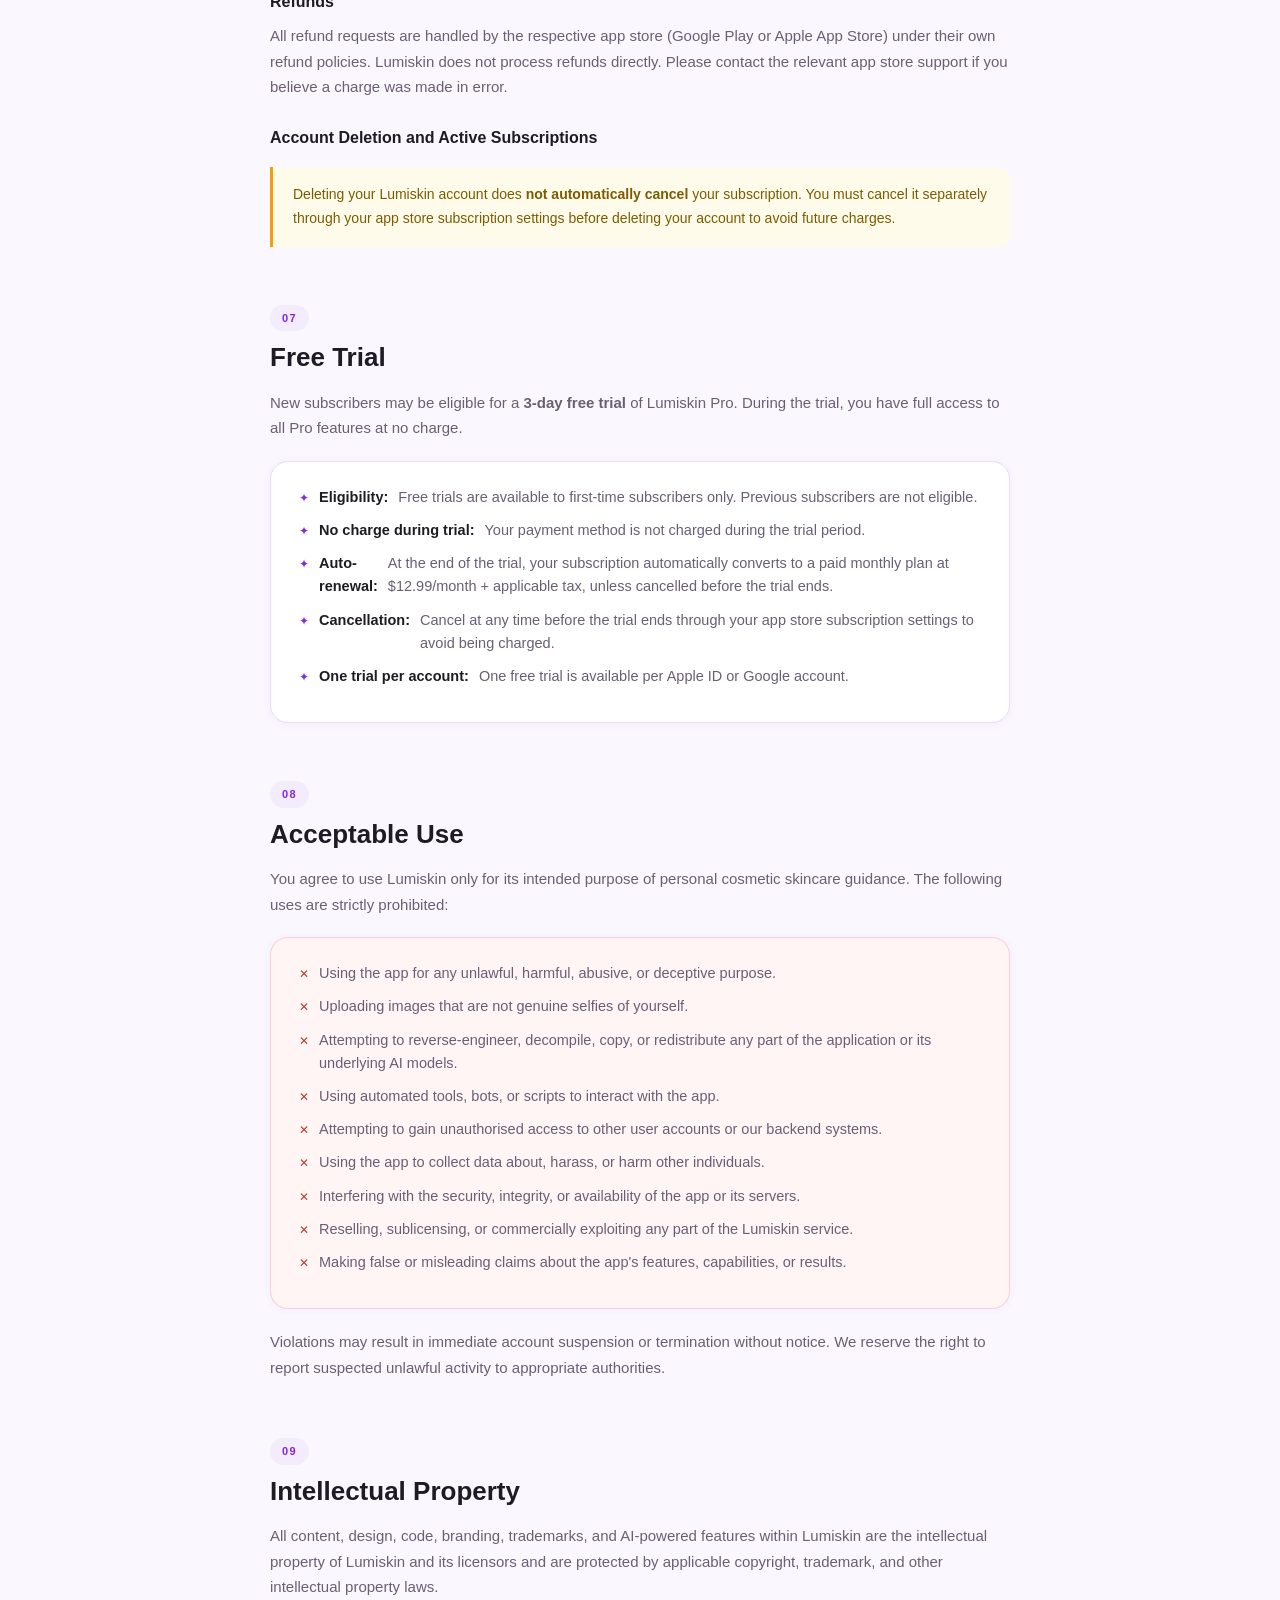
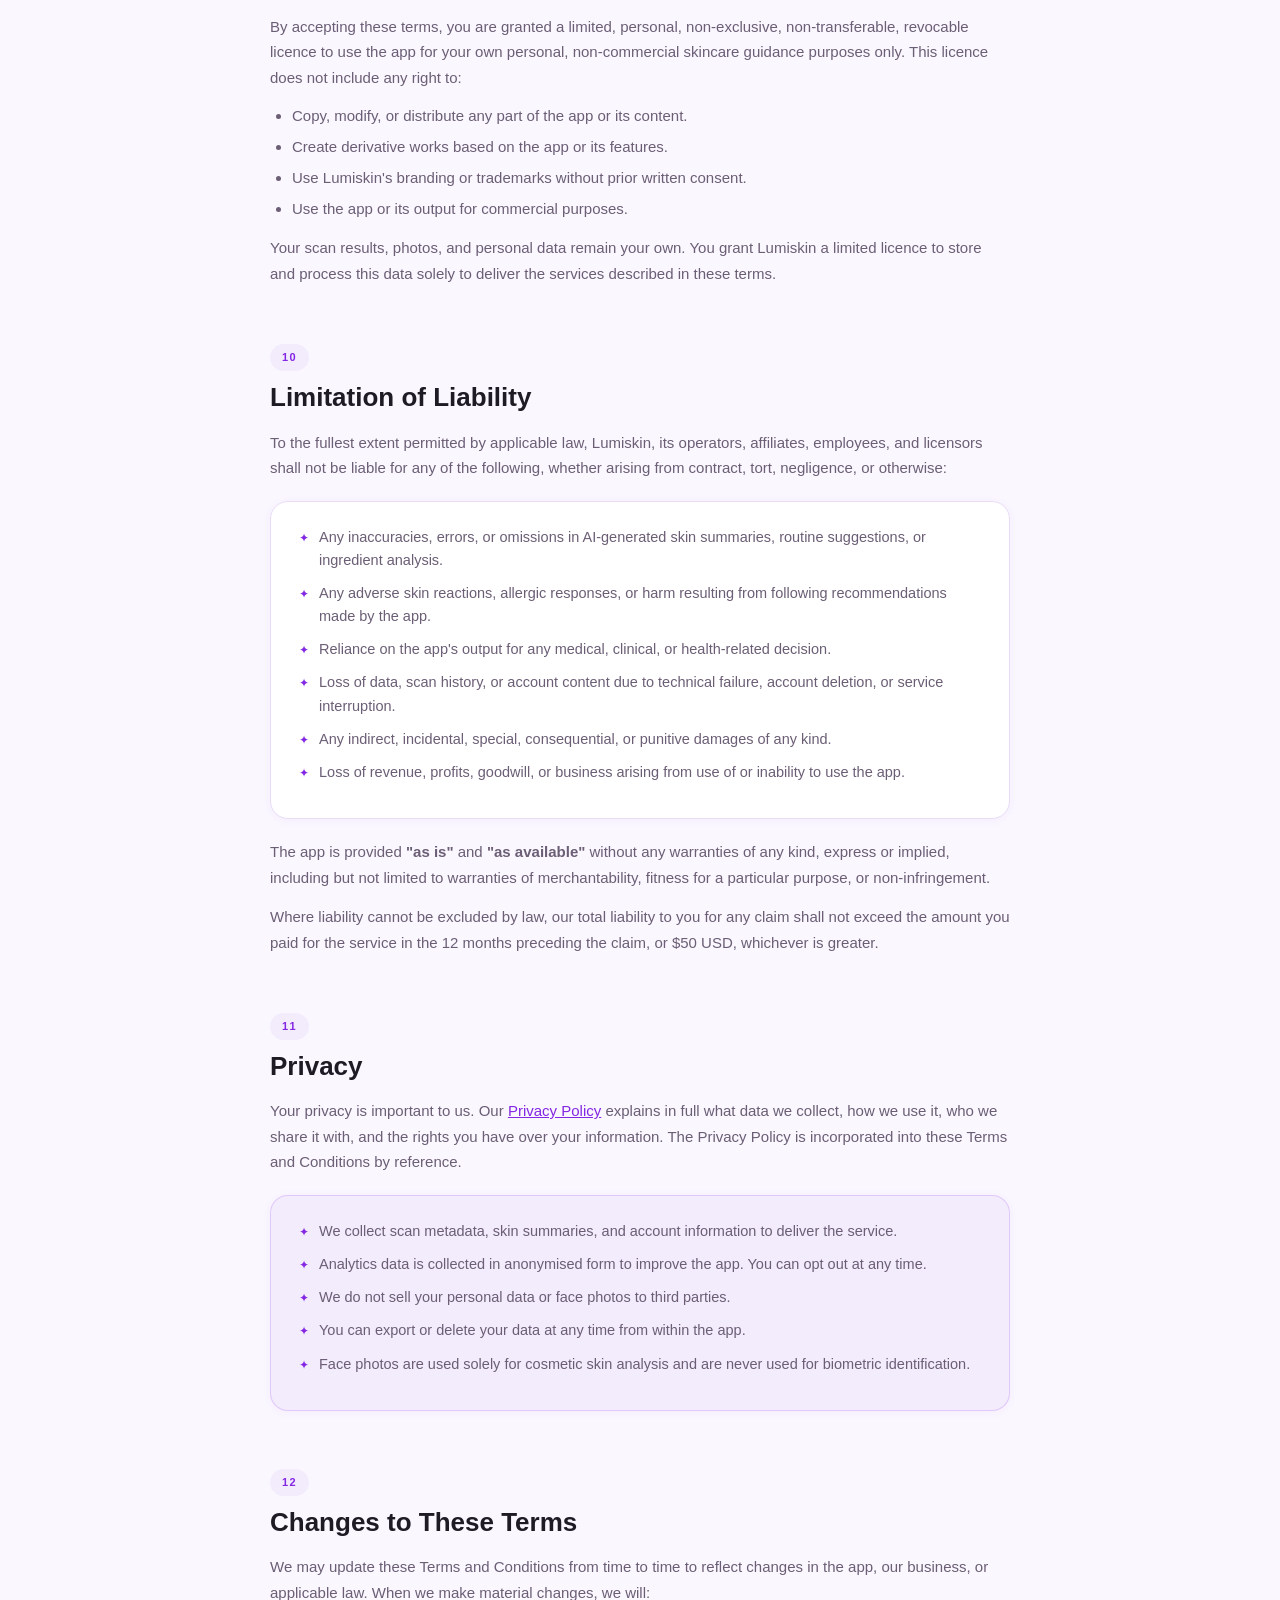
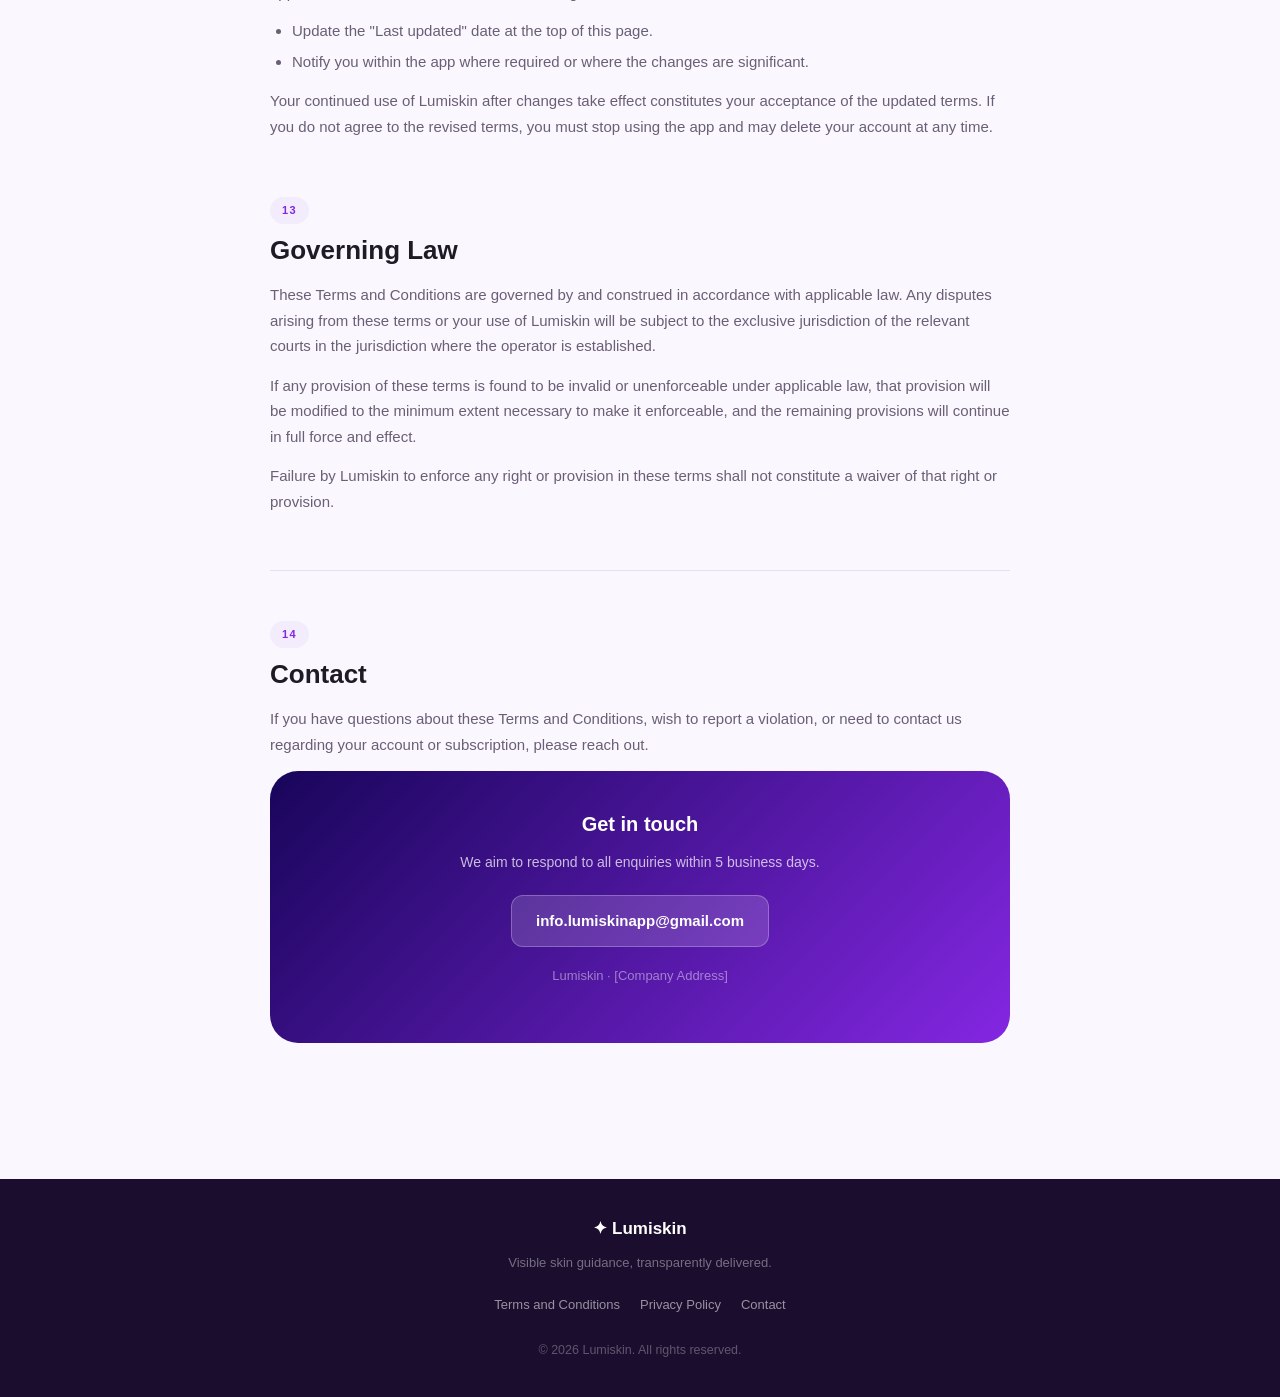
<file: terms-of-service.html>
<!DOCTYPE html>
<html lang="en">
<head>
  <meta charset="UTF-8" />
  <meta name="viewport" content="width=device-width, initial-scale=1.0" />
  <title>Terms and Conditions | Lumiskin</title>
  <meta name="description" content="Lumiskin Terms and Conditions — the rules and guidelines that govern your use of the Lumiskin skincare app." />
  <meta name="google-site-verification" content="google8a4953407d40c451" />
  <meta name="google-site-verification" content="SslOg2Nx-gB8LZupZd6rhtCJTpEH8Xry3HF7loDP4Jc" />
  <style>
    *, *::before, *::after { box-sizing: border-box; margin: 0; padding: 0; }

    :root {
      --purple:      #8427e2;
      --purple-dark: #5b1fa0;
      --purple-soft: #f3ecfd;
      --purple-mid:  #ede8f9;
      --ink:         #1f1b24;
      --sage:        #6b5e75;
      --muted:       #9b8fa8;
      --border:      #e8ddf5;
      --bg:          #faf7ff;
      --white:       #ffffff;
      --radius-sm:   10px;
      --radius-md:   18px;
      --radius-lg:   28px;
    }

    html { scroll-behavior: smooth; }

    body {
      font-family: -apple-system, BlinkMacSystemFont, "Segoe UI", Roboto, "Helvetica Neue", Arial, sans-serif;
      background: var(--bg);
      color: var(--ink);
      line-height: 1.7;
      font-size: 16px;
    }

    /* ── Header ─────────────────────────────────────────────────────────── */
    header {
      background: linear-gradient(135deg, #18055a 0%, #5b1fa0 55%, #8427e2 100%);
      padding: 64px 24px 56px;
      text-align: center;
      position: relative;
      overflow: hidden;
    }

    header::before {
      content: "";
      position: absolute;
      top: -60px; right: -60px;
      width: 260px; height: 260px;
      border-radius: 50%;
      background: rgba(196, 168, 255, 0.12);
      pointer-events: none;
    }

    header::after {
      content: "";
      position: absolute;
      bottom: -40px; left: -40px;
      width: 180px; height: 180px;
      border-radius: 50%;
      background: rgba(255, 255, 255, 0.06);
      pointer-events: none;
    }

    .header-inner { position: relative; z-index: 1; max-width: 680px; margin: 0 auto; }

    .logo {
      display: inline-flex;
      align-items: center;
      gap: 10px;
      margin-bottom: 24px;
      text-decoration: none;
    }

    .logo-icon {
      width: 40px; height: 40px;
      border-radius: 12px;
      background: rgba(255, 255, 255, 0.18);
      display: flex; align-items: center; justify-content: center;
      font-size: 20px;
    }

    .logo-text {
      font-size: 18px;
      font-weight: 700;
      color: #ffffff;
      letter-spacing: 0.5px;
    }

    header h1 {
      font-size: clamp(28px, 5vw, 42px);
      font-weight: 700;
      color: #ffffff;
      line-height: 1.2;
      margin-bottom: 14px;
    }

    header p {
      color: rgba(255, 255, 255, 0.72);
      font-size: 15px;
      line-height: 1.6;
    }

    .effective-badge {
      display: inline-block;
      margin-top: 20px;
      background: rgba(255, 255, 255, 0.15);
      border: 1px solid rgba(255, 255, 255, 0.22);
      border-radius: 20px;
      padding: 6px 18px;
      font-size: 13px;
      color: rgba(255, 255, 255, 0.85);
      font-weight: 500;
    }

    /* ── Disclaimer banner ───────────────────────────────────────────────── */
    .disclaimer-banner {
      background: #fff8e1;
      border-left: 4px solid #f59e0b;
      padding: 14px 20px;
      font-size: 13.5px;
      color: #7c5c00;
      line-height: 1.6;
    }

    .disclaimer-banner strong { color: #5c4000; }

    /* ── Layout ──────────────────────────────────────────────────────────── */
    .page-wrap {
      max-width: 780px;
      margin: 0 auto;
      padding: 0 20px 80px;
    }

    /* ── TOC ─────────────────────────────────────────────────────────────── */
    .toc {
      background: var(--white);
      border: 1px solid var(--border);
      border-radius: var(--radius-md);
      padding: 28px 32px;
      margin: 44px 0 48px;
      box-shadow: 0 2px 16px rgba(132, 39, 226, 0.06);
    }

    .toc h2 {
      font-size: 13px;
      font-weight: 700;
      letter-spacing: 1.6px;
      text-transform: uppercase;
      color: var(--purple);
      margin-bottom: 16px;
    }

    .toc ol {
      padding-left: 20px;
      display: grid;
      gap: 6px;
    }

    .toc li { font-size: 14px; }

    .toc a {
      color: var(--sage);
      text-decoration: none;
      transition: color 0.15s;
    }

    .toc a:hover { color: var(--purple); text-decoration: underline; }

    /* ── Sections ────────────────────────────────────────────────────────── */
    section {
      margin-bottom: 56px;
      scroll-margin-top: 24px;
    }

    .section-number {
      display: inline-block;
      background: var(--purple-soft);
      color: var(--purple);
      font-size: 11px;
      font-weight: 700;
      letter-spacing: 1.4px;
      text-transform: uppercase;
      padding: 4px 12px;
      border-radius: 20px;
      margin-bottom: 10px;
    }

    h2.section-title {
      font-size: clamp(20px, 3.5vw, 26px);
      font-weight: 700;
      color: var(--ink);
      margin-bottom: 16px;
      line-height: 1.25;
    }

    h3 {
      font-size: 16px;
      font-weight: 700;
      color: var(--ink);
      margin: 24px 0 8px;
    }

    p { margin-bottom: 14px; color: var(--sage); font-size: 15px; }
    p:last-child { margin-bottom: 0; }

    ul, ol {
      padding-left: 22px;
      margin-bottom: 14px;
    }

    li {
      color: var(--sage);
      font-size: 15px;
      margin-bottom: 7px;
      line-height: 1.6;
    }

    li strong { color: var(--ink); }

    a { color: var(--purple); }
    a:hover { text-decoration: underline; }

    /* ── Info cards ──────────────────────────────────────────────────────── */
    .card {
      background: var(--white);
      border: 1px solid var(--border);
      border-radius: var(--radius-md);
      padding: 24px 28px;
      margin: 20px 0;
      box-shadow: 0 1px 8px rgba(132, 39, 226, 0.05);
    }

    .card-purple {
      background: var(--purple-soft);
      border-color: rgba(132, 39, 226, 0.18);
    }

    .card-red {
      background: #fff5f5;
      border-color: rgba(224, 92, 92, 0.22);
    }

    .card-list {
      list-style: none;
      padding-left: 0;
      margin: 0;
    }

    .card-list li {
      display: flex;
      align-items: flex-start;
      gap: 10px;
      margin-bottom: 10px;
      font-size: 14.5px;
    }

    .card-list li::before {
      content: "✦";
      color: var(--purple);
      font-size: 12px;
      margin-top: 3px;
      flex-shrink: 0;
    }

    .card-list.danger li::before {
      content: "✕";
      color: #c0392b;
    }

    /* ── Highlight block ─────────────────────────────────────────────────── */
    .highlight {
      border-left: 3px solid var(--purple);
      background: var(--purple-mid);
      border-radius: 0 var(--radius-sm) var(--radius-sm) 0;
      padding: 16px 20px;
      margin: 16px 0;
    }

    .highlight p { font-size: 14px; margin: 0; color: var(--purple-dark); font-weight: 500; }

    .highlight-warning {
      border-left-color: #f59e0b;
      background: #fffbeb;
    }

    .highlight-warning p { color: #7c5c00; }

    /* ── Feature grid ────────────────────────────────────────────────────── */
    .feature-grid {
      display: grid;
      grid-template-columns: repeat(auto-fill, minmax(220px, 1fr));
      gap: 14px;
      margin-top: 20px;
    }

    .feature-item {
      background: var(--white);
      border: 1px solid var(--border);
      border-radius: var(--radius-sm);
      padding: 18px 20px;
      display: flex;
      align-items: flex-start;
      gap: 12px;
    }

    .feature-icon {
      font-size: 22px;
      flex-shrink: 0;
      line-height: 1;
      margin-top: 1px;
    }

    .feature-label {
      font-size: 13.5px;
      font-weight: 600;
      color: var(--ink);
      margin-bottom: 3px;
    }

    .feature-desc {
      font-size: 12.5px;
      color: var(--muted);
      line-height: 1.5;
    }

    /* ── Contact card ────────────────────────────────────────────────────── */
    .contact-card {
      background: linear-gradient(135deg, #18055a 0%, #8427e2 100%);
      border-radius: var(--radius-lg);
      padding: 36px 36px;
      text-align: center;
      color: #fff;
    }

    .contact-card h3 { color: #fff; margin: 0 0 10px; font-size: 20px; }
    .contact-card p { color: rgba(255, 255, 255, 0.72); margin: 0 0 20px; font-size: 14px; }

    .contact-email {
      display: inline-block;
      background: rgba(255, 255, 255, 0.15);
      border: 1px solid rgba(255, 255, 255, 0.25);
      border-radius: 12px;
      padding: 12px 24px;
      color: #fff;
      font-size: 15px;
      font-weight: 600;
      text-decoration: none;
      transition: background 0.15s;
    }

    .contact-email:hover {
      background: rgba(255, 255, 255, 0.25);
      text-decoration: none;
    }

    /* ── Divider ─────────────────────────────────────────────────────────── */
    hr {
      border: none;
      border-top: 1px solid var(--border);
      margin: 48px 0;
    }

    /* ── Footer ──────────────────────────────────────────────────────────── */
    footer {
      background: #1a0d2e;
      padding: 36px 24px;
      text-align: center;
    }

    .footer-logo {
      font-size: 17px;
      font-weight: 700;
      color: #fff;
      margin-bottom: 8px;
    }

    .footer-tagline {
      font-size: 13px;
      color: rgba(255, 255, 255, 0.40);
      margin-bottom: 20px;
    }

    .footer-links {
      display: flex;
      justify-content: center;
      gap: 20px;
      flex-wrap: wrap;
      margin-bottom: 24px;
    }

    .footer-links a {
      font-size: 13px;
      color: rgba(255, 255, 255, 0.55);
      text-decoration: none;
    }

    .footer-links a:hover { color: #fff; }

    .footer-copy {
      font-size: 12.5px;
      color: rgba(255, 255, 255, 0.30);
    }

    /* ── Responsive ──────────────────────────────────────────────────────── */
    @media (max-width: 600px) {
      header { padding: 48px 20px 40px; }
      .toc { padding: 20px; }
      .card { padding: 18px 20px; }
      .contact-card { padding: 28px 20px; }
      .feature-grid { grid-template-columns: 1fr 1fr; }
    }

    @media (max-width: 400px) {
      .feature-grid { grid-template-columns: 1fr; }
    }
  </style>
</head>
<body>

  <!-- ── Header ──────────────────────────────────────────────────────────── -->
  <header>
    <div class="header-inner">
      <a href="#" class="logo">
        <span class="logo-icon">✦</span>
        <span class="logo-text">Lumiskin</span>
      </a>
      <h1>Terms and Conditions</h1>
      <p>Please read these terms carefully before creating a Lumiskin account.<br>By using the app, you agree to be bound by them.</p>
      <span class="effective-badge">Last updated: April 2026</span>
    </div>
  </header>

  <!-- ── Disclaimer banner ────────────────────────────────────────────────── -->
  <div class="disclaimer-banner">
    <strong>Not medical advice:</strong> Lumiskin is a cosmetic skincare guidance tool only. Nothing in this app or these terms constitutes medical advice, diagnosis, or treatment. Always consult a qualified healthcare provider for skin health concerns.
  </div>

  <!-- ── Body ────────────────────────────────────────────────────────────── -->
  <div class="page-wrap">

    <!-- Table of Contents -->
    <nav class="toc" aria-label="Table of contents">
      <h2>Contents</h2>
      <ol>
        <li><a href="#about">About Lumiskin</a></li>
        <li><a href="#acceptance">Acceptance of Terms</a></li>
        <li><a href="#not-medical">Not Medical Advice</a></li>
        <li><a href="#accounts">User Accounts</a></li>
        <li><a href="#camera">Camera and Photo Data</a></li>
        <li><a href="#subscriptions">Subscriptions and Billing</a></li>
        <li><a href="#free-trial">Free Trial</a></li>
        <li><a href="#acceptable-use">Acceptable Use</a></li>
        <li><a href="#intellectual-property">Intellectual Property</a></li>
        <li><a href="#limitation">Limitation of Liability</a></li>
        <li><a href="#privacy">Privacy</a></li>
        <li><a href="#changes">Changes to These Terms</a></li>
        <li><a href="#governing-law">Governing Law</a></li>
        <li><a href="#contact">Contact</a></li>
      </ol>
    </nav>

    <!-- 1. About Lumiskin -->
    <section id="about">
      <span class="section-number">01</span>
      <h2 class="section-title">About Lumiskin</h2>
      <p>
        Lumiskin is a cosmetic skincare guidance application that uses AI-powered image analysis to
        provide visible skin condition summaries, personalised AM/PM skincare routines, and progress
        tracking over time.
      </p>
      <p>
        Lumiskin is <strong>not a medical application</strong> and does not provide medical advice,
        diagnosis, or treatment of any kind. All analysis results describe visible cosmetic indicators
        only. They are based on photographic appearance and should not be interpreted as clinical
        assessments or dermatological opinions.
      </p>

      <div class="feature-grid">
        <div class="feature-item">
          <span class="feature-icon">🔬</span>
          <div>
            <div class="feature-label">AI Skin Scans</div>
            <div class="feature-desc">Visible cosmetic skin observations from face photos.</div>
          </div>
        </div>
        <div class="feature-item">
          <span class="feature-icon">💧</span>
          <div>
            <div class="feature-label">Personalised Routines</div>
            <div class="feature-desc">Adaptive AM/PM skincare routines based on your scan results.</div>
          </div>
        </div>
        <div class="feature-item">
          <span class="feature-icon">📈</span>
          <div>
            <div class="feature-label">Progress Tracking</div>
            <div class="feature-desc">Compare scans over time to see how your skin changes.</div>
          </div>
        </div>
        <div class="feature-item">
          <span class="feature-icon">🧴</span>
          <div>
            <div class="feature-label">Ingredient Checker</div>
            <div class="feature-desc">Check your skincare products for conflicts and concerns.</div>
          </div>
        </div>
      </div>
    </section>

    <!-- 2. Acceptance of Terms -->
    <section id="acceptance">
      <span class="section-number">02</span>
      <h2 class="section-title">Acceptance of Terms</h2>
      <p>
        By creating a Lumiskin account, downloading the app, or using any feature of the service,
        you confirm that you have read, understood, and agree to these Terms and Conditions and our
        <a href="privacy-policy.html">Privacy Policy</a>.
      </p>
      <p>You also confirm that:</p>
      <div class="card card-purple">
        <ul class="card-list">
          <li>You are at least <strong>16 years of age</strong> (or the applicable minimum age in your jurisdiction).</li>
          <li>You have full legal capacity to enter into a binding agreement.</li>
          <li>You agree to our Privacy Policy, which is incorporated into these terms by reference.</li>
          <li>You will use the app only for its intended cosmetic guidance purposes.</li>
          <li>If you are using the app on behalf of an organisation, you have authority to bind that organisation to these terms.</li>
        </ul>
      </div>
      <p>
        If you do not agree to these terms, you must not create an account or use the Lumiskin
        application.
      </p>
    </section>

    <!-- 3. Not Medical Advice -->
    <section id="not-medical">
      <span class="section-number">03</span>
      <h2 class="section-title">Not Medical Advice</h2>
      <div class="highlight highlight-warning">
        <p>
          Lumiskin is a <strong>cosmetic tool only</strong>. Nothing in the app constitutes medical
          advice, and no content should be used as a substitute for professional medical or
          dermatological care.
        </p>
      </div>
      <p>
        If you have concerns about a skin condition — particularly any lesion, growth, discolouration,
        or symptom that causes pain, bleeding, or rapid change — consult a qualified healthcare
        provider immediately. Do not rely on Lumiskin to assess, diagnose, or monitor any medical
        skin condition.
      </p>
      <p>
        AI-generated skin summaries and routines are conservative estimates based on visible
        photographic patterns. Their accuracy can be affected by lighting conditions, camera quality,
        skin tone, facial hair, and other factors. Results may be incomplete or incorrect.
      </p>
      <p>
        By using Lumiskin, you acknowledge and accept these limitations and agree that Lumiskin and
        its operators are not liable for any harm, medical decision, or outcome arising from reliance
        on the app's output.
      </p>
    </section>

    <!-- 4. User Accounts -->
    <section id="accounts">
      <span class="section-number">04</span>
      <h2 class="section-title">User Accounts</h2>
      <p>
        To access the full features of Lumiskin, you must create an account using a valid email
        address. You are responsible for your account and must keep your credentials secure.
      </p>

      <h3>Your Responsibilities</h3>
      <div class="card">
        <ul class="card-list">
          <li><strong>Security:</strong> Keep your password confidential and do not share your account with others.</li>
          <li><strong>Accuracy:</strong> Provide accurate and complete information when registering and updating your profile.</li>
          <li><strong>Activity:</strong> You are responsible for all activity that occurs under your account, whether or not authorised by you.</li>
          <li><strong>Notification:</strong> Notify us immediately at <a href="mailto:info.lumiskinapp@gmail.com">info.lumiskinapp@gmail.com</a> if you suspect unauthorised use of your account.</li>
        </ul>
      </div>

      <h3>Account Termination</h3>
      <p>
        We reserve the right to suspend or terminate accounts that violate these terms, are used
        for unlawful or harmful purposes, or are found to be fraudulent. You may delete your own
        account at any time from the Settings section of the app.
      </p>
      <p>
        Account deletion is permanent and cannot be undone. All scan history, progress data, and
        personal information will be removed from our systems.
      </p>
    </section>

    <!-- 5. Camera and Photo Data -->
    <section id="camera">
      <span class="section-number">05</span>
      <h2 class="section-title">Camera and Photo Data</h2>
      <p>
        Lumiskin requests access to your device camera solely to capture face scan photos. By granting
        camera permission, you consent to the following:
      </p>
      <div class="card">
        <ul class="card-list">
          <li><strong>Capture:</strong> The app captures a selfie photo when you initiate a skin scan.</li>
          <li><strong>Processing:</strong> Photos are cropped to your face area and compressed on-device before any upload.</li>
          <li><strong>Upload:</strong> Processed photos may be uploaded to secure cloud storage (Cloudinary) to enable AI analysis.</li>
          <li><strong>Analysis:</strong> The photo URL is sent to Anthropic's Claude API to generate visible cosmetic skin observations.</li>
          <li><strong>Storage:</strong> Scan photos may be stored for up to 90 days to support progress comparison features.</li>
          <li><strong>Deletion:</strong> You can delete your stored scan photos at any time from the app or by deleting your account.</li>
        </ul>
      </div>
      <div class="highlight">
        <p>
          We do <strong>not</strong> sell your photos, use them to train third-party AI models without
          your explicit consent, or use them for identity recognition, biometric profiling, or any
          purpose other than skincare analysis.
        </p>
      </div>
    </section>

    <!-- 6. Subscriptions and Billing -->
    <section id="subscriptions">
      <span class="section-number">06</span>
      <h2 class="section-title">Subscriptions and Billing</h2>
      <p>
        Lumiskin offers a paid subscription plan — <strong>Lumiskin Pro</strong> — at
        <strong>$12.99/month</strong> (plus applicable tax). Subscriptions are processed through the
        Google Play Store (Android) or Apple App Store (iOS). By subscribing, you agree to the
        following:
      </p>

      <h3>Billing</h3>
      <div class="card">
        <ul class="card-list">
          <li>You authorise the relevant app store to charge your linked payment method on a recurring monthly basis.</li>
          <li>Subscriptions automatically renew at the end of each billing period unless cancelled.</li>
          <li>To avoid being charged for the next period, you must cancel at least <strong>24 hours before</strong> the renewal date.</li>
          <li>Prices are shown in USD. Local currency and tax may vary by region.</li>
          <li>We reserve the right to change subscription pricing with reasonable prior notice. Price changes take effect at your next renewal.</li>
        </ul>
      </div>

      <h3>Cancellation</h3>
      <p>
        You can cancel your subscription at any time through your device's subscription management
        settings:
      </p>
      <ul>
        <li><strong>Android:</strong> Google Play Store → Profile → Payments & subscriptions → Subscriptions → Lumiskin</li>
        <li><strong>iOS:</strong> Settings → [Your Name] → Subscriptions → Lumiskin</li>
      </ul>
      <p>
        Cancelling stops future charges. You retain access to Pro features until the end of the
        current billing period. We do not provide partial refunds for unused subscription time.
      </p>

      <h3>Refunds</h3>
      <p>
        All refund requests are handled by the respective app store (Google Play or Apple App Store)
        under their own refund policies. Lumiskin does not process refunds directly. Please contact
        the relevant app store support if you believe a charge was made in error.
      </p>

      <h3>Account Deletion and Active Subscriptions</h3>
      <div class="highlight highlight-warning">
        <p>
          Deleting your Lumiskin account does <strong>not automatically cancel</strong> your
          subscription. You must cancel it separately through your app store subscription settings
          before deleting your account to avoid future charges.
        </p>
      </div>
    </section>

    <!-- 7. Free Trial -->
    <section id="free-trial">
      <span class="section-number">07</span>
      <h2 class="section-title">Free Trial</h2>
      <p>
        New subscribers may be eligible for a <strong>3-day free trial</strong> of Lumiskin Pro.
        During the trial, you have full access to all Pro features at no charge.
      </p>
      <div class="card">
        <ul class="card-list">
          <li><strong>Eligibility:</strong> Free trials are available to first-time subscribers only. Previous subscribers are not eligible.</li>
          <li><strong>No charge during trial:</strong> Your payment method is not charged during the trial period.</li>
          <li><strong>Auto-renewal:</strong> At the end of the trial, your subscription automatically converts to a paid monthly plan at $12.99/month + applicable tax, unless cancelled before the trial ends.</li>
          <li><strong>Cancellation:</strong> Cancel at any time before the trial ends through your app store subscription settings to avoid being charged.</li>
          <li><strong>One trial per account:</strong> One free trial is available per Apple ID or Google account.</li>
        </ul>
      </div>
    </section>

    <!-- 8. Acceptable Use -->
    <section id="acceptable-use">
      <span class="section-number">08</span>
      <h2 class="section-title">Acceptable Use</h2>
      <p>
        You agree to use Lumiskin only for its intended purpose of personal cosmetic skincare guidance.
        The following uses are strictly prohibited:
      </p>
      <div class="card card-red">
        <ul class="card-list danger">
          <li>Using the app for any unlawful, harmful, abusive, or deceptive purpose.</li>
          <li>Uploading images that are not genuine selfies of yourself.</li>
          <li>Attempting to reverse-engineer, decompile, copy, or redistribute any part of the application or its underlying AI models.</li>
          <li>Using automated tools, bots, or scripts to interact with the app.</li>
          <li>Attempting to gain unauthorised access to other user accounts or our backend systems.</li>
          <li>Using the app to collect data about, harass, or harm other individuals.</li>
          <li>Interfering with the security, integrity, or availability of the app or its servers.</li>
          <li>Reselling, sublicensing, or commercially exploiting any part of the Lumiskin service.</li>
          <li>Making false or misleading claims about the app's features, capabilities, or results.</li>
        </ul>
      </div>
      <p>
        Violations may result in immediate account suspension or termination without notice. We
        reserve the right to report suspected unlawful activity to appropriate authorities.
      </p>
    </section>

    <!-- 9. Intellectual Property -->
    <section id="intellectual-property">
      <span class="section-number">09</span>
      <h2 class="section-title">Intellectual Property</h2>
      <p>
        All content, design, code, branding, trademarks, and AI-powered features within Lumiskin are
        the intellectual property of Lumiskin and its licensors and are protected by applicable
        copyright, trademark, and other intellectual property laws.
      </p>
      <p>
        By accepting these terms, you are granted a limited, personal, non-exclusive, non-transferable,
        revocable licence to use the app for your own personal, non-commercial skincare guidance
        purposes only. This licence does not include any right to:
      </p>
      <ul>
        <li>Copy, modify, or distribute any part of the app or its content.</li>
        <li>Create derivative works based on the app or its features.</li>
        <li>Use Lumiskin's branding or trademarks without prior written consent.</li>
        <li>Use the app or its output for commercial purposes.</li>
      </ul>
      <p>
        Your scan results, photos, and personal data remain your own. You grant Lumiskin a limited
        licence to store and process this data solely to deliver the services described in these terms.
      </p>
    </section>

    <!-- 10. Limitation of Liability -->
    <section id="limitation">
      <span class="section-number">10</span>
      <h2 class="section-title">Limitation of Liability</h2>
      <p>
        To the fullest extent permitted by applicable law, Lumiskin, its operators, affiliates,
        employees, and licensors shall not be liable for any of the following, whether arising from
        contract, tort, negligence, or otherwise:
      </p>
      <div class="card">
        <ul class="card-list">
          <li>Any inaccuracies, errors, or omissions in AI-generated skin summaries, routine suggestions, or ingredient analysis.</li>
          <li>Any adverse skin reactions, allergic responses, or harm resulting from following recommendations made by the app.</li>
          <li>Reliance on the app's output for any medical, clinical, or health-related decision.</li>
          <li>Loss of data, scan history, or account content due to technical failure, account deletion, or service interruption.</li>
          <li>Any indirect, incidental, special, consequential, or punitive damages of any kind.</li>
          <li>Loss of revenue, profits, goodwill, or business arising from use of or inability to use the app.</li>
        </ul>
      </div>
      <p>
        The app is provided <strong>"as is"</strong> and <strong>"as available"</strong> without any
        warranties of any kind, express or implied, including but not limited to warranties of
        merchantability, fitness for a particular purpose, or non-infringement.
      </p>
      <p>
        Where liability cannot be excluded by law, our total liability to you for any claim shall not
        exceed the amount you paid for the service in the 12 months preceding the claim, or $50 USD,
        whichever is greater.
      </p>
    </section>

    <!-- 11. Privacy -->
    <section id="privacy">
      <span class="section-number">11</span>
      <h2 class="section-title">Privacy</h2>
      <p>
        Your privacy is important to us. Our <a href="privacy-policy.html">Privacy Policy</a> explains
        in full what data we collect, how we use it, who we share it with, and the rights you have
        over your information. The Privacy Policy is incorporated into these Terms and Conditions by
        reference.
      </p>
      <div class="card card-purple">
        <ul class="card-list">
          <li>We collect scan metadata, skin summaries, and account information to deliver the service.</li>
          <li>Analytics data is collected in anonymised form to improve the app. You can opt out at any time.</li>
          <li>We do not sell your personal data or face photos to third parties.</li>
          <li>You can export or delete your data at any time from within the app.</li>
          <li>Face photos are used solely for cosmetic skin analysis and are never used for biometric identification.</li>
        </ul>
      </div>
    </section>

    <!-- 12. Changes to These Terms -->
    <section id="changes">
      <span class="section-number">12</span>
      <h2 class="section-title">Changes to These Terms</h2>
      <p>
        We may update these Terms and Conditions from time to time to reflect changes in the app,
        our business, or applicable law. When we make material changes, we will:
      </p>
      <ul>
        <li>Update the "Last updated" date at the top of this page.</li>
        <li>Notify you within the app where required or where the changes are significant.</li>
      </ul>
      <p>
        Your continued use of Lumiskin after changes take effect constitutes your acceptance of the
        updated terms. If you do not agree to the revised terms, you must stop using the app and
        may delete your account at any time.
      </p>
    </section>

    <!-- 13. Governing Law -->
    <section id="governing-law">
      <span class="section-number">13</span>
      <h2 class="section-title">Governing Law</h2>
      <p>
        These Terms and Conditions are governed by and construed in accordance with applicable law.
        Any disputes arising from these terms or your use of Lumiskin will be subject to the
        exclusive jurisdiction of the relevant courts in the jurisdiction where the operator is
        established.
      </p>
      <p>
        If any provision of these terms is found to be invalid or unenforceable under applicable law,
        that provision will be modified to the minimum extent necessary to make it enforceable, and
        the remaining provisions will continue in full force and effect.
      </p>
      <p>
        Failure by Lumiskin to enforce any right or provision in these terms shall not constitute
        a waiver of that right or provision.
      </p>
    </section>

    <hr />

    <!-- 14. Contact -->
    <section id="contact">
      <span class="section-number">14</span>
      <h2 class="section-title">Contact</h2>
      <p>
        If you have questions about these Terms and Conditions, wish to report a violation, or need
        to contact us regarding your account or subscription, please reach out.
      </p>
      <div class="contact-card">
        <h3>Get in touch</h3>
        <p>We aim to respond to all enquiries within 5 business days.</p>
        <a href="mailto:info.lumiskinapp@gmail.com" class="contact-email">info.lumiskinapp@gmail.com</a>
        <p style="margin-top: 18px; font-size: 13px; color: rgba(255,255,255,0.45);">
          Lumiskin · [Company Address]
        </p>
      </div>
    </section>

  </div><!-- /page-wrap -->

  <!-- ── Footer ───────────────────────────────────────────────────────────── -->
  <footer>
    <div class="footer-logo">✦ Lumiskin</div>
    <div class="footer-tagline">Visible skin guidance, transparently delivered.</div>
    <div class="footer-links">
      <a href="terms-of-service.html">Terms and Conditions</a>
      <a href="privacy-policy.html">Privacy Policy</a>
      <a href="mailto:info.lumiskinapp@gmail.com">Contact</a>
    </div>
    <div class="footer-copy">© 2026 Lumiskin. All rights reserved.</div>
  </footer>

</body>
</html>
</file>
<file: assets/css/site.css>
/* ==========================================================================
   Lumiskin — marketing site styles
   ========================================================================== */

@font-face {
  font-family: "Plus Jakarta Sans";
  src: url("../fonts/plus-jakarta-sans-latin-wght-normal.woff2") format("woff2-variations"),
       url("../fonts/plus-jakarta-sans-latin-wght-normal.woff2") format("woff2");
  font-weight: 200 800;
  font-style: normal;
  font-display: swap;
}

/* ── Tokens ─────────────────────────────────────────────────────────────── */
:root {
  --purple:        #8427e2;
  --purple-hover:  #7420c9;
  --purple-ink:    #6b1cc0;
  --lav-50:        #f7f2fe;
  --lav-100:       #efe5fc;
  --lav-200:       #e0cdf8;

  --bg:            #fbfaf7;
  --surface:       #ffffff;
  --ink:           #16121b;
  --ink-2:         #46404f;
  --ink-3:         #5f5869;
  --line:          #e9e5ec;
  --night:         #17121e;

  --font: "Plus Jakarta Sans", ui-sans-serif, system-ui, -apple-system, "Segoe UI", Roboto, Arial, sans-serif;

  --radius-sm: 12px;
  --radius-md: 20px;
  --radius-lg: 28px;
  --radius-xl: 36px;

  --shadow-screen: 0 1px 2px rgba(22, 18, 27, .06), 0 24px 48px -16px rgba(52, 22, 92, .22);
  --shadow-soft:   0 1px 2px rgba(22, 18, 27, .05), 0 12px 32px -12px rgba(52, 22, 92, .16);

  --gutter: clamp(16px, 5vw, 40px);
  --max: 1180px;
  --header-h: 64px;
  --section-y: clamp(80px, 11vw, 148px);

  --ease: cubic-bezier(.2, .7, .2, 1);
}

/* ── Base ───────────────────────────────────────────────────────────────── */
*, *::before, *::after { box-sizing: border-box; }
* { margin: 0; }

html {
  -webkit-text-size-adjust: 100%;
  scroll-padding-top: calc(var(--header-h) + 16px);
}
@media (prefers-reduced-motion: no-preference) {
  html { scroll-behavior: smooth; }
}

body {
  font-family: var(--font);
  font-size: 1.0625rem;
  line-height: 1.6;
  color: var(--ink-2);
  background: var(--bg);
  -webkit-font-smoothing: antialiased;
  -moz-osx-font-smoothing: grayscale;
  overflow-x: clip;
}
body.menu-open { overflow: hidden; }

img, svg { display: block; max-width: 100%; }
img { height: auto; }
a { color: inherit; }
button { font: inherit; color: inherit; }
ul, ol { padding: 0; list-style: none; }

h1, h2, h3 {
  color: var(--ink);
  font-weight: 750;
  line-height: 1.08;
  letter-spacing: -0.03em;
  text-wrap: balance;
}
p { text-wrap: pretty; }

:focus-visible {
  outline: 3px solid var(--purple);
  outline-offset: 3px;
  border-radius: 6px;
}

.skip-link {
  position: absolute;
  left: 16px;
  top: -100px;
  z-index: 200;
  padding: 10px 16px;
  background: var(--ink);
  color: #fff;
  border-radius: var(--radius-sm);
  font-weight: 600;
  text-decoration: none;
}
.skip-link:focus { top: 12px; }

.visually-hidden {
  position: absolute !important;
  width: 1px; height: 1px;
  overflow: hidden;
  clip: rect(0 0 0 0);
  white-space: nowrap;
}

.container {
  width: 100%;
  max-width: calc(var(--max) + var(--gutter) * 2);
  margin-inline: auto;
  padding-inline: var(--gutter);
}

.section { padding-block: var(--section-y); }
.section--flush { padding-top: 0; }

.eyebrow {
  display: inline-block;
  font-size: .8125rem;
  font-weight: 700;
  letter-spacing: .12em;
  text-transform: uppercase;
  color: var(--purple-ink);
  margin-bottom: 18px;
}

.section-head { max-width: 680px; margin-bottom: clamp(48px, 7vw, 80px); }
.section-head--flush { margin-bottom: 0; }
.section-head--center { margin-inline: auto; text-align: center; }
.section-title { font-size: clamp(2.125rem, 1.3rem + 3.2vw, 3.5rem); }
.section-lead { margin-top: 20px; font-size: clamp(1.0625rem, 1rem + .3vw, 1.1875rem); color: var(--ink-3); }

/* ── Buttons ────────────────────────────────────────────────────────────── */
.btn {
  display: inline-flex;
  align-items: center;
  justify-content: center;
  gap: 8px;
  min-height: 44px;
  padding: 10px 20px;
  border-radius: 999px;
  font-size: .9375rem;
  font-weight: 650;
  text-decoration: none;
  white-space: nowrap;
  border: 1px solid transparent;
  cursor: pointer;
  transition: background-color .2s var(--ease), color .2s var(--ease), transform .2s var(--ease), border-color .2s var(--ease);
}
.btn--primary { background: var(--purple); color: #fff; }
.btn--primary:hover { background: var(--purple-hover); }
.btn--primary:active { transform: translateY(1px); }
.btn--lg { min-height: 52px; padding: 14px 26px; font-size: 1rem; }

.text-link {
  display: inline-flex;
  align-items: center;
  gap: 6px;
  min-height: 44px;
  font-weight: 650;
  color: var(--ink);
  text-decoration: none;
}
.text-link svg { transition: transform .2s var(--ease); }
.text-link:hover svg { transform: translateX(3px); }
.text-link:hover { color: var(--purple-ink); }

/* Official Google Play badge */
.play-badge {
  display: inline-block;
  border-radius: 10px;
  transition: transform .2s var(--ease), opacity .2s var(--ease);
}
.play-badge img { width: 188px; height: auto; }
.play-badge:hover { transform: translateY(-2px); }
.play-badge:active { transform: translateY(0); }

.ios-status {
  display: inline-flex;
  align-items: center;
  gap: 8px;
  font-size: .9375rem;
  font-weight: 600;
  color: var(--ink-3);
}
.ios-status::before {
  content: "";
  width: 8px; height: 8px;
  border-radius: 50%;
  background: transparent;
  border: 2px solid currentColor;
  opacity: .7;
}

/* ── Header ─────────────────────────────────────────────────────────────── */
.site-header {
  position: sticky;
  top: 0;
  z-index: 100;
  background: rgba(251, 250, 247, .94);
  border-bottom: 1px solid transparent;
  transition: border-color .2s var(--ease), background-color .2s var(--ease);
}
@supports (backdrop-filter: blur(1px)) {
  .site-header { background: rgba(251, 250, 247, .82); backdrop-filter: saturate(1.4) blur(14px); }
}
.site-header.is-scrolled, .site-header.is-open { border-bottom-color: var(--line); }

.header-inner {
  display: flex;
  align-items: center;
  justify-content: space-between;
  gap: 16px;
  height: var(--header-h);
}

.brand {
  display: inline-flex;
  align-items: center;
  gap: 10px;
  text-decoration: none;
  color: var(--ink);
  font-weight: 750;
  font-size: 1.125rem;
  letter-spacing: -0.02em;
  min-height: 44px;
}
.brand img { width: 32px; height: 32px; border-radius: 9px; }

.nav-list { display: flex; align-items: center; gap: 4px; }
.nav-link {
  display: inline-flex;
  align-items: center;
  min-height: 44px;
  padding: 0 14px;
  font-size: .9375rem;
  font-weight: 550;
  color: var(--ink-2);
  text-decoration: none;
  border-radius: 999px;
  transition: color .15s var(--ease), background-color .15s var(--ease);
}
.nav-link:hover { color: var(--ink); background: rgba(22, 18, 27, .04); }

.nav-actions { display: flex; align-items: center; gap: 8px; }
.nav-panel { display: flex; align-items: center; gap: 20px; }
.nav-panel__cta { display: none; }

.menu-toggle {
  display: none;
  width: 44px; height: 44px;
  align-items: center;
  justify-content: center;
  background: none;
  border: 1px solid var(--line);
  border-radius: 999px;
  cursor: pointer;
}
.menu-toggle__bars { position: relative; width: 18px; height: 12px; }
.menu-toggle__bars span {
  position: absolute; left: 0;
  width: 100%; height: 2px;
  border-radius: 2px;
  background: var(--ink);
  transition: transform .25s var(--ease), opacity .2s var(--ease), top .25s var(--ease);
}
.menu-toggle__bars span:nth-child(1) { top: 0; }
.menu-toggle__bars span:nth-child(2) { top: 5px; }
.menu-toggle__bars span:nth-child(3) { top: 10px; }
.menu-toggle[aria-expanded="true"] .menu-toggle__bars span:nth-child(1) { top: 5px; transform: rotate(45deg); }
.menu-toggle[aria-expanded="true"] .menu-toggle__bars span:nth-child(2) { opacity: 0; }
.menu-toggle[aria-expanded="true"] .menu-toggle__bars span:nth-child(3) { top: 5px; transform: rotate(-45deg); }

@media (max-width: 859px) {
  .menu-toggle { display: inline-flex; }
  .nav-panel {
    position: fixed;
    inset: var(--header-h) 0 auto 0;
    flex-direction: column;
    align-items: stretch;
    gap: 0;
    padding: 8px var(--gutter) 28px;
    background: var(--bg);
    border-bottom: 1px solid var(--line);
    box-shadow: 0 24px 40px -24px rgba(22, 18, 27, .25);
    max-height: calc(100dvh - var(--header-h));
    overflow-y: auto;
    visibility: hidden;
    opacity: 0;
    transform: translateY(-8px);
    transition: opacity .2s var(--ease), transform .2s var(--ease), visibility 0s linear .2s;
  }
  .site-header.is-open .nav-panel {
    visibility: visible;
    opacity: 1;
    transform: none;
    transition: opacity .2s var(--ease), transform .2s var(--ease), visibility 0s;
  }
  .nav-list { flex-direction: column; align-items: stretch; gap: 0; }
  .nav-list li + li { border-top: 1px solid var(--line); }
  .nav-link { min-height: 56px; padding: 0; font-size: 1.125rem; font-weight: 600; color: var(--ink); border-radius: 0; }
  .nav-link:hover { background: none; color: var(--purple-ink); }
  .nav-panel__cta { display: flex; flex-direction: column; align-items: flex-start; gap: 12px; padding-top: 20px; }
  .nav-panel__cta .btn { width: 100%; }
  .nav-actions .btn--header { display: none; }
}
@media (max-width: 859px) and (min-width: 400px) {
  .nav-actions .btn--header { display: inline-flex; min-height: 40px; padding: 8px 16px; }
}
.site-header.is-open .nav-actions .btn--header { visibility: hidden; }

/* ── Screenshot component ───────────────────────────────────────────────── */
.screen {
  position: relative;
  overflow: hidden;
  border-radius: var(--radius-lg);
  background: var(--surface);
  box-shadow: var(--shadow-screen);
  outline: 1px solid rgba(22, 18, 27, .06);
  outline-offset: -1px;
}
.screen img { width: 100%; height: auto; }
.screen--crop-top img { height: 100%; object-fit: cover; object-position: top center; }

.shot-note {
  margin-top: 36px;
  font-size: .8125rem;
  color: var(--ink-3);
}

/* ── Hero ───────────────────────────────────────────────────────────────── */
.hero { padding-top: clamp(40px, 7vw, 88px); padding-bottom: clamp(72px, 9vw, 120px); overflow: hidden; }
.hero-grid {
  display: grid;
  gap: clamp(48px, 7vw, 72px);
  align-items: center;
}
.hero-title {
  font-size: clamp(2.75rem, 1.55rem + 5.4vw, 5.25rem);
  line-height: 1.0;
  letter-spacing: -0.038em;
  font-weight: 780;
  max-width: 11ch;
}
.hero-title em { font-style: normal; color: var(--purple); }
.hero-lead {
  margin-top: 24px;
  max-width: 34ch;
  font-size: clamp(1.125rem, 1.02rem + .5vw, 1.3125rem);
  line-height: 1.55;
  color: var(--ink-3);
}
.hero-actions {
  display: flex;
  flex-wrap: wrap;
  align-items: center;
  gap: 12px 28px;
  margin-top: 36px;
}
.hero-meta { display: flex; flex-wrap: wrap; align-items: center; gap: 8px 20px; margin-top: 18px; }

.platform-note {
  display: none;
  margin-top: 24px;
  max-width: 440px;
  padding: 14px 16px;
  border-radius: var(--radius-sm);
  background: var(--lav-50);
  border: 1px solid var(--lav-200);
  font-size: .9375rem;
  color: var(--ink-2);
}
.platform-note strong { color: var(--ink); }
[data-platform="ios"] .platform-note--ios { display: block; }

/* Hero composition */
.hero-visual {
  position: relative;
  width: 100%;
  max-width: 560px;
  margin-inline: auto;
  aspect-ratio: 1 / 1.02;
}
.hero-visual::before {
  content: "";
  position: absolute;
  inset: 8% 4% 4% 10%;
  border-radius: 50%;
  background: var(--lav-100);
}
.hero-visual .screen { position: absolute; }
.hero-visual .screen--back {
  width: 52%;
  left: 0;
  top: 4%;
  border-radius: var(--radius-md);
}
.hero-visual .screen--front {
  width: 66%;
  right: 0;
  top: 22%;
}
.hero-visual .screen--tiny {
  width: 42%;
  left: 0;
  bottom: -3%;
  border-radius: var(--radius-sm);
}

@media (min-width: 960px) {
  .hero-grid { grid-template-columns: minmax(0, 1fr) minmax(0, 1fr); }
  .hero-visual { margin-right: 0; }
}

/* ── How it works ───────────────────────────────────────────────────────── */
.steps {
  display: grid;
  gap: 56px 32px;
  counter-reset: step;
}
@media (min-width: 760px) { .steps { grid-template-columns: repeat(3, minmax(0, 1fr)); } }

.step__media {
  position: relative;
  aspect-ratio: 4 / 4.4;
  border-radius: var(--radius-lg);
  background: var(--lav-50);
  overflow: hidden;
  display: grid;
  place-items: center;
  padding: 10%;
}
.step__media .screen { width: 100%; border-radius: var(--radius-md); }
.step__card { width: 92%; border-radius: 6.8% / 6.3%; filter: drop-shadow(0 18px 28px rgba(52, 22, 92, .14)); }
@media (max-width: 759px) { .step__media { aspect-ratio: 1 / 0.92; } .step__media--bleed { padding-inline: 16%; } }
.step__media .screen--crop-top { height: 100%; }
.step__media--bleed { padding: 10% 12% 0; align-items: end; }
.step__media--bleed .screen { border-bottom-left-radius: 0; border-bottom-right-radius: 0; height: 100%; }

.step__num {
  display: inline-flex;
  align-items: center;
  justify-content: center;
  width: 32px; height: 32px;
  margin-top: 28px;
  border-radius: 50%;
  background: var(--ink);
  color: #fff;
  font-size: .875rem;
  font-weight: 700;
}
.step__title { margin-top: 16px; font-size: 1.375rem; letter-spacing: -0.02em; }
.step__text { margin-top: 10px; color: var(--ink-3); max-width: 34ch; }

/* ── Feature stories ────────────────────────────────────────────────────── */
.stories { display: grid; gap: clamp(96px, 12vw, 160px); }
.story {
  display: grid;
  gap: clamp(40px, 6vw, 96px);
  align-items: center;
}
@media (min-width: 900px) {
  .story { grid-template-columns: minmax(0, 1fr) minmax(0, 1fr); }
  .story--flip .story__media { order: 2; }
}
.story__title { font-size: clamp(2rem, 1.3rem + 2.8vw, 3.125rem); }
.story__text { margin-top: 20px; font-size: 1.125rem; color: var(--ink-3); max-width: 40ch; }
.story__list { margin-top: 32px; display: grid; gap: 0; max-width: 460px; }
.story__list li {
  display: grid;
  grid-template-columns: 22px 1fr;
  gap: 14px;
  padding: 14px 0;
  border-top: 1px solid var(--line);
  color: var(--ink-2);
}
.story__list li:last-child { border-bottom: 1px solid var(--line); }
.story__list svg { margin-top: 4px; color: var(--purple); }

.story__media {
  position: relative;
  border-radius: var(--radius-xl);
  background: var(--lav-50);
  padding: clamp(28px, 6vw, 64px);
  display: grid;
  justify-items: center;
  align-content: center;
  min-height: 100%;
}
.story__media .screen { width: 100%; max-width: 420px; }
.story__media--tall .screen { max-width: 340px; }
.story__media--stack { gap: 20px; }
.story__media--stack .screen { max-width: 460px; border-radius: var(--radius-md); }
.story__media--stack .screen:nth-child(2) { width: 88%; justify-self: end; }

/* Secondary features */
.extras {
  margin-top: clamp(96px, 12vw, 160px);
  padding-top: clamp(64px, 8vw, 96px);
  border-top: 1px solid var(--line);
  display: grid;
  gap: clamp(40px, 6vw, 80px);
  align-items: start;
}
@media (min-width: 900px) { .extras { grid-template-columns: minmax(0, 5fr) minmax(0, 7fr); } }
.extras__media {
  border-radius: var(--radius-xl);
  background: var(--lav-50);
  padding: clamp(28px, 5vw, 48px) clamp(28px, 5vw, 48px) 0;
  overflow: hidden;
  aspect-ratio: 1 / 1.05;
}
.extras__media .screen {
  width: 100%;
  max-width: 320px;
  margin-inline: auto;
  height: 100%;
  border-bottom-left-radius: 0;
  border-bottom-right-radius: 0;
}
.extras__title { font-size: clamp(1.75rem, 1.25rem + 2vw, 2.5rem); }
.extras__text { margin-top: 16px; color: var(--ink-3); max-width: 48ch; }
.extras__list {
  margin-top: 40px;
  display: grid;
  gap: 28px 40px;
}
@media (min-width: 600px) { .extras__list { grid-template-columns: repeat(2, minmax(0, 1fr)); } }
.extras__list h3 { font-size: 1.0625rem; letter-spacing: -0.01em; line-height: 1.3; }
.extras__list p { margin-top: 6px; font-size: .96875rem; color: var(--ink-3); }

/* ── Trust & privacy ────────────────────────────────────────────────────── */
.trust { background: var(--surface); border-block: 1px solid var(--line); }
.trust__statement {
  max-width: 900px;
  font-size: clamp(1.75rem, 1.15rem + 2.6vw, 3rem);
  font-weight: 700;
  line-height: 1.15;
  letter-spacing: -0.03em;
  color: var(--ink);
  text-wrap: balance;
}
.trust__statement span { color: var(--purple); }
.trust__grid {
  margin-top: clamp(48px, 7vw, 80px);
  display: grid;
  gap: 48px;
}
@media (min-width: 860px) { .trust__grid { grid-template-columns: repeat(2, minmax(0, 1fr)); gap: 72px; } }
.trust__col h3 { font-size: 1.375rem; letter-spacing: -0.02em; }
.trust__col > p { margin-top: 12px; color: var(--ink-3); }
.trust__points { margin-top: 24px; }
.trust__points li {
  position: relative;
  padding: 14px 0 14px 28px;
  border-top: 1px solid var(--line);
}
.trust__points li::before {
  content: "";
  position: absolute;
  left: 2px; top: 23px;
  width: 8px; height: 8px;
  border-radius: 50%;
  background: var(--purple);
}
.trust__links { margin-top: 40px; display: flex; flex-wrap: wrap; gap: 4px 28px; }

/* ── Pricing ────────────────────────────────────────────────────────────── */
.pricing-grid {
  display: grid;
  gap: clamp(40px, 6vw, 80px);
  align-items: center;
}
@media (min-width: 900px) { .pricing-grid { grid-template-columns: minmax(0, 1fr) minmax(0, 1fr); align-items: start; } }
.plan {
  background: var(--surface);
  border: 1px solid var(--line);
  border-radius: var(--radius-xl);
  padding: clamp(28px, 5vw, 48px);
  box-shadow: var(--shadow-soft);
}
.plan__name { font-size: 1rem; font-weight: 700; color: var(--purple-ink); letter-spacing: .02em; }
.plan__price { margin-top: 12px; display: flex; align-items: baseline; flex-wrap: wrap; gap: 4px 10px; color: var(--ink); }
.plan__amount { font-size: clamp(2.75rem, 2rem + 3vw, 3.75rem); font-weight: 780; letter-spacing: -0.04em; line-height: 1; }
.plan__unit { font-size: 1rem; font-weight: 600; color: var(--ink-3); }
.plan__terms { margin-top: 28px; display: grid; }
.plan__terms li {
  padding: 13px 0;
  border-top: 1px solid var(--line);
  font-size: .96875rem;
}
.plan__terms strong { color: var(--ink); font-weight: 650; }
.plan .btn { margin-top: 28px; width: 100%; }
.plan__fine { margin-top: 16px; font-size: .8125rem; color: var(--ink-3); }

/* ── FAQ ────────────────────────────────────────────────────────────────── */
.faq-grid { display: grid; gap: 40px; }
@media (min-width: 900px) { .faq-grid { grid-template-columns: minmax(0, 4fr) minmax(0, 8fr); gap: 80px; } }
.faq-list { border-top: 1px solid var(--line); }
.faq-item { border-bottom: 1px solid var(--line); }
.faq-item summary {
  display: flex;
  align-items: center;
  justify-content: space-between;
  gap: 24px;
  min-height: 72px;
  padding: 18px 0;
  cursor: pointer;
  list-style: none;
  font-size: 1.125rem;
  font-weight: 650;
  color: var(--ink);
  letter-spacing: -0.01em;
}
.faq-item summary::-webkit-details-marker { display: none; }
.faq-item summary:hover { color: var(--purple-ink); }
.faq-item summary:focus-visible { outline-offset: 2px; }
.faq-icon {
  flex: none;
  position: relative;
  width: 32px; height: 32px;
  border-radius: 50%;
  border: 1px solid var(--line);
  transition: background-color .2s var(--ease), border-color .2s var(--ease);
}
.faq-icon::before, .faq-icon::after {
  content: "";
  position: absolute;
  left: 50%; top: 50%;
  width: 12px; height: 2px;
  margin: -1px 0 0 -6px;
  border-radius: 2px;
  background: var(--ink);
  transition: transform .25s var(--ease);
}
.faq-icon::after { transform: rotate(90deg); }
.faq-item[open] .faq-icon { background: var(--lav-100); border-color: var(--lav-200); }
.faq-item[open] .faq-icon::after { transform: rotate(0deg); }
.faq-answer { padding: 0 56px 24px 0; color: var(--ink-3); }
.faq-answer p + p, .faq-answer p + ol, .faq-answer ol + p { margin-top: 12px; }
.faq-answer ol { list-style: decimal; padding-left: 1.25em; }
.faq-answer ol li + li { margin-top: 4px; }
.faq-answer a { color: var(--purple-ink); font-weight: 600; }
@media (max-width: 599px) { .faq-answer { padding-right: 0; } }

/* ── Final CTA ──────────────────────────────────────────────────────────── */
.final-cta { padding-bottom: clamp(48px, 6vw, 80px); }
.final-cta__panel {
  position: relative;
  overflow: hidden;
  border-radius: var(--radius-xl);
  background: var(--night);
  color: rgba(255, 255, 255, .76);
  padding: clamp(40px, 7vw, 88px);
  display: grid;
  gap: 40px;
  align-items: center;
}
@media (min-width: 900px) { .final-cta__panel { grid-template-columns: minmax(0, 1fr) auto; } }
.final-cta__title { color: #fff; font-size: clamp(2.25rem, 1.4rem + 3.4vw, 3.75rem); max-width: 14ch; }
.final-cta__text { margin-top: 18px; max-width: 40ch; font-size: 1.125rem; }
.final-cta__actions { margin-top: 32px; display: flex; flex-wrap: wrap; align-items: center; gap: 16px 24px; }
.final-cta .ios-status { color: rgba(255, 255, 255, .72); }
.final-cta .platform-note { background: rgba(255, 255, 255, .06); border-color: rgba(255, 255, 255, .14); color: rgba(255, 255, 255, .8); }
.final-cta .platform-note strong { color: #fff; }

.noscript-link { margin-top: 16px; }
.noscript-link a { color: #fff; font-weight: 600; }

.qr-card {
  display: none;
  width: 205px;
  padding: 20px;
  border-radius: var(--radius-md);
  background: #fff;
  color: var(--ink-2);
  text-align: center;
}
.qr-card img { width: 165px; height: 165px; }
.qr-card p { margin-top: 14px; font-size: .8125rem; line-height: 1.4; }
.qr-card strong { display: block; color: var(--ink); font-size: .875rem; }
@media (min-width: 900px) and (hover: hover) {
  .qr-card { display: block; }
  [data-platform="android"] .qr-card, [data-platform="ios"] .qr-card { display: none; }
}

/* ── Footer ─────────────────────────────────────────────────────────────── */
.site-footer { padding-block: clamp(48px, 6vw, 72px) 40px; font-size: .9375rem; }
.footer-top { display: grid; gap: 40px; }
@media (min-width: 760px) { .footer-top { grid-template-columns: minmax(0, 2fr) repeat(3, minmax(0, 1fr)); } }
.footer-brand p { margin-top: 14px; max-width: 32ch; color: var(--ink-3); }
.footer-col h2 {
  font-size: .8125rem;
  font-weight: 700;
  letter-spacing: .1em;
  text-transform: uppercase;
  color: var(--ink);
  margin-bottom: 8px;
}
.footer-col a {
  display: inline-flex;
  align-items: center;
  min-height: 40px;
  color: var(--ink-3);
  text-decoration: none;
  overflow-wrap: anywhere;
}
.footer-col .social-link { gap: 8px; }
.footer-col a:hover { color: var(--purple-ink); text-decoration: underline; text-underline-offset: 3px; }
.footer-bottom {
  margin-top: 48px;
  padding-top: 24px;
  border-top: 1px solid var(--line);
  display: flex;
  flex-wrap: wrap;
  justify-content: space-between;
  gap: 8px 24px;
  font-size: .875rem;
  color: var(--ink-3);
}

/* ── Scroll reveal (enabled by JS only, skipped for reduced motion) ─────── */
@media (prefers-reduced-motion: no-preference) {
  .js-reveal [data-reveal] {
    opacity: 0;
    transform: translateY(20px);
    transition: opacity .7s var(--ease), transform .7s var(--ease);
  }
  .js-reveal [data-reveal].is-visible { opacity: 1; transform: none; }
}
@media (prefers-reduced-motion: reduce) {
  *, *::before, *::after { transition-duration: .01ms !important; animation-duration: .01ms !important; }
}

[data-platform="ios"] .hero-meta { display: none; }
</file>
